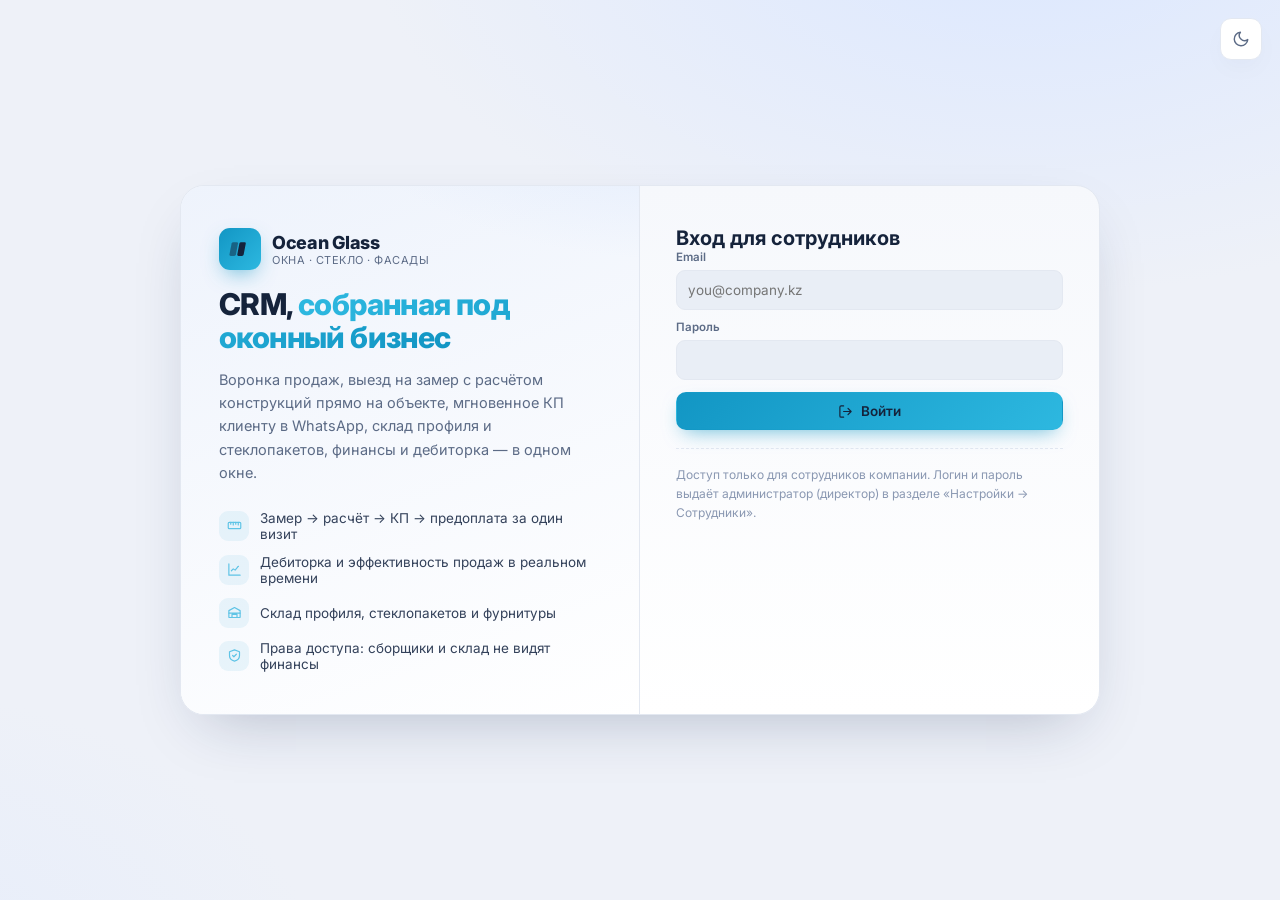
<file: index.html>
<!DOCTYPE html>
<html lang="ru">
<head>
<meta charset="UTF-8">
<meta name="viewport" content="width=device-width, initial-scale=1.0">
<meta name="theme-color" content="#0b1220">
<title>Ocean Glass — CRM (окна, стекло, фасады)</title>
<link rel="preconnect" href="https://fonts.googleapis.com">
<link rel="preconnect" href="https://fonts.gstatic.com" crossorigin>
<link href="https://fonts.googleapis.com/css2?family=Inter:wght@400;500;600;700;800&display=swap" rel="stylesheet">
<link rel="stylesheet" href="styles.css">
<link rel="icon" href="data:image/svg+xml,%3Csvg xmlns='http://www.w3.org/2000/svg' viewBox='0 0 32 32'%3E%3Crect width='32' height='32' rx='7' fill='%231296c4'/%3E%3Cg transform='skewX(-11)'%3E%3Crect x='8' y='8' width='6.5' height='16' rx='2' fill='white' opacity='.55'/%3E%3Crect x='17' y='8' width='6.5' height='16' rx='2' fill='white'/%3E%3C/g%3E%3C/svg%3E">
</head>
<body>
<div id="app"></div>
<div id="modal-root"></div>
<div id="toast-root"></div>
<script src="api.js"></script>
<script src="data.js"></script>
<script src="ui.js"></script>
<script src="modules.js"></script>
<script src="modules2.js"></script>
<script src="main.js"></script>
<script src="sip-client.js"></script>
</body>
</html>
</file>
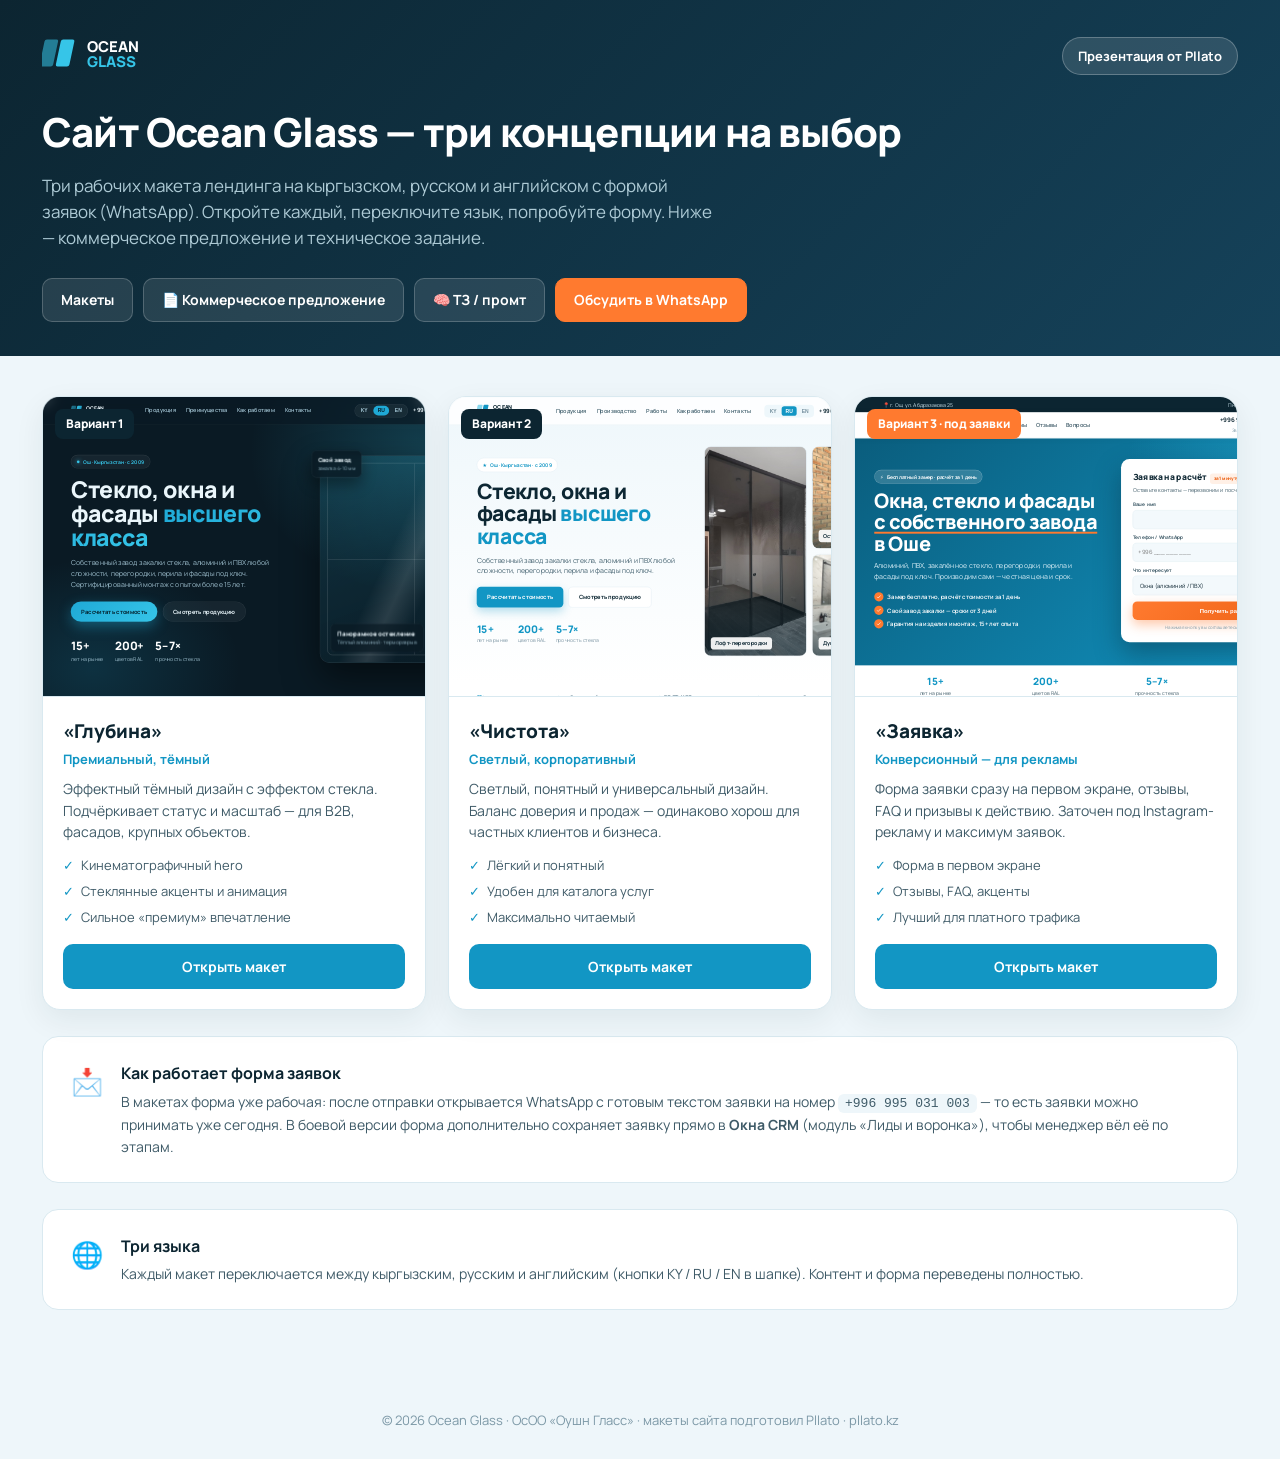
<file: site/index.html>
<!DOCTYPE html>
<html lang="ru">
<head>
<meta charset="UTF-8">
<meta name="viewport" content="width=device-width, initial-scale=1.0">
<meta name="theme-color" content="#0c2531">
<title>Ocean Glass — макеты сайта · выбор дизайна</title>
<link rel="preconnect" href="https://fonts.googleapis.com">
<link rel="preconnect" href="https://fonts.gstatic.com" crossorigin>
<link href="https://fonts.googleapis.com/css2?family=Manrope:wght@400;500;600;700;800&display=swap" rel="stylesheet">
<style>
:root{--brand:#1296c4;--brand-2:#36c5e8;--ink:#0c2531;--ink2:#3f5b68;--mut:#7c98a6;--bg:#eef6fa;--card:#fff;--line:#d9e9f0;--cta:#ff7a2f}
*{box-sizing:border-box;margin:0;padding:0}
body{font-family:Manrope,system-ui,sans-serif;background:var(--bg);color:var(--ink);line-height:1.55}
a{color:inherit;text-decoration:none}
.wrap{max-width:1240px;margin:0 auto;padding:0 22px}
header{background:linear-gradient(135deg,var(--ink),#15425a);color:#fff;padding:34px 0}
.htop{display:flex;align-items:center;gap:16px;flex-wrap:wrap}
.logo svg{height:38px}
.htop .pll{margin-left:auto;background:rgba(255,255,255,.12);border:1px solid rgba(255,255,255,.25);padding:8px 15px;border-radius:999px;font-weight:700;font-size:13px}
h1{font-size:clamp(26px,4vw,40px);font-weight:800;letter-spacing:-.02em;margin-top:22px}
.sub{color:#aecbd6;font-size:17px;margin-top:10px;max-width:680px}
.tabs{display:flex;gap:10px;margin:26px 0 0;flex-wrap:wrap}
.tabs a{background:rgba(255,255,255,.1);border:1px solid rgba(255,255,255,.2);color:#fff;padding:10px 18px;border-radius:10px;font-weight:700;font-size:14px}
.tabs a.cta{background:var(--cta);border-color:var(--cta)}
.tabs a:hover{background:rgba(255,255,255,.22)}
main{padding:40px 0 70px}
.grid{display:grid;grid-template-columns:repeat(3,1fr);gap:22px}
.mock{background:var(--card);border:1px solid var(--line);border-radius:18px;overflow:hidden;display:flex;flex-direction:column;box-shadow:0 10px 30px rgba(12,37,49,.07);transition:.2s}
.mock:hover{transform:translateY(-5px);box-shadow:0 22px 50px rgba(12,37,49,.16)}
.frame{position:relative;height:300px;overflow:hidden;border-bottom:1px solid var(--line);background:#fff}
.frame iframe{position:absolute;top:0;left:0;width:1280px;height:960px;border:0;transform:scale(.385);transform-origin:top left;pointer-events:none}
.frame .ov{position:absolute;inset:0;cursor:pointer;z-index:2}
.badge{position:absolute;top:12px;left:12px;z-index:3;background:var(--ink);color:#fff;font-weight:800;font-size:12px;padding:6px 11px;border-radius:8px}
.badge.rec{background:var(--cta)}
.mbody{padding:20px;display:flex;flex-direction:column;flex:1}
.mbody h3{font-size:19px;font-weight:800}
.mbody .tagline{color:var(--brand);font-weight:700;font-size:13px;margin:3px 0 9px}
.mbody p{color:var(--ink2);font-size:14px;flex:1}
.feat{list-style:none;margin:12px 0 16px;display:grid;gap:6px}
.feat li{font-size:13px;color:var(--ink2);display:flex;gap:7px}
.feat li::before{content:"✓";color:var(--brand);font-weight:800}
.mact{display:flex;gap:9px}
.btn{flex:1;text-align:center;padding:12px;border-radius:10px;font-weight:700;font-size:14px;cursor:pointer;transition:.18s}
.btn-p{background:var(--brand);color:#fff}.btn-p:hover{background:#0c6f93}
.btn-g{background:var(--bg);color:var(--ink);border:1px solid var(--line)}.btn-g:hover{border-color:var(--brand)}
.note{background:#fff;border:1px solid var(--line);border-radius:16px;padding:24px 28px;margin-top:26px;display:flex;gap:18px;align-items:flex-start}
.note .i{font-size:26px}
.note h4{font-size:16px;margin-bottom:5px}
.note p{color:var(--ink2);font-size:14px}
.note code{background:var(--bg);padding:2px 7px;border-radius:6px;font-size:13px}
footer{text-align:center;color:var(--mut);font-size:13px;padding:30px 0}
@media(max-width:980px){.grid{grid-template-columns:1fr 1fr}}
@media(max-width:680px){.grid{grid-template-columns:1fr}.frame iframe{transform:scale(.62)}.frame{height:360px}}
</style>
</head>
<body>
<header>
  <div class="wrap">
    <div class="htop">
      <span class="logo"><svg viewBox="0 0 240 56" height="38"><g transform="skewX(-12)"><rect x="6" y="8" width="20" height="40" rx="3" fill="#36c5e8" opacity=".55"/><rect x="30" y="8" width="20" height="40" rx="3" fill="#36c5e8"/></g><text x="66" y="27" font-family="Manrope" font-weight="800" font-size="22" fill="#fff">OCEAN</text><text x="66" y="49" font-family="Manrope" font-weight="800" font-size="22" fill="#36c5e8">GLASS</text></svg></span>
      <span class="pll">Презентация от Pllato</span>
    </div>
    <h1>Сайт Ocean Glass — три концепции на выбор</h1>
    <p class="sub">Три рабочих макета лендинга на кыргызском, русском и английском с формой заявок (WhatsApp). Откройте каждый, переключите язык, попробуйте форму. Ниже — коммерческое предложение и техническое задание.</p>
    <div class="tabs">
      <a href="#mockups">Макеты</a>
      <a href="kp.html">📄 Коммерческое предложение</a>
      <a href="prompt.html">🧠 ТЗ / промт</a>
      <a class="cta" href="https://wa.me/996995031003" target="_blank">Обсудить в WhatsApp</a>
    </div>
  </div>
</header>

<main>
  <div class="wrap">
    <div class="grid" id="mockups">

      <div class="mock">
        <div class="frame"><span class="badge">Вариант 1</span><iframe src="v1/index.html" loading="lazy" tabindex="-1"></iframe><a class="ov" href="v1/index.html" target="_blank"></a></div>
        <div class="mbody">
          <h3>«Глубина»</h3>
          <div class="tagline">Премиальный, тёмный</div>
          <p>Эффектный тёмный дизайн с эффектом стекла. Подчёркивает статус и масштаб — для B2B, фасадов, крупных объектов.</p>
          <ul class="feat"><li>Кинематографичный hero</li><li>Стеклянные акценты и анимация</li><li>Сильное «премиум» впечатление</li></ul>
          <div class="mact"><a class="btn btn-p" href="v1/index.html" target="_blank">Открыть макет</a></div>
        </div>
      </div>

      <div class="mock">
        <div class="frame"><span class="badge">Вариант 2</span><iframe src="v2/index.html" loading="lazy" tabindex="-1"></iframe><a class="ov" href="v2/index.html" target="_blank"></a></div>
        <div class="mbody">
          <h3>«Чистота»</h3>
          <div class="tagline">Светлый, корпоративный</div>
          <p>Светлый, понятный и универсальный дизайн. Баланс доверия и продаж — одинаково хорош для частных клиентов и бизнеса.</p>
          <ul class="feat"><li>Лёгкий и понятный</li><li>Удобен для каталога услуг</li><li>Максимально читаемый</li></ul>
          <div class="mact"><a class="btn btn-p" href="v2/index.html" target="_blank">Открыть макет</a></div>
        </div>
      </div>

      <div class="mock">
        <div class="frame"><span class="badge rec">Вариант 3 · под заявки</span><iframe src="v3/index.html" loading="lazy" tabindex="-1"></iframe><a class="ov" href="v3/index.html" target="_blank"></a></div>
        <div class="mbody">
          <h3>«Заявка»</h3>
          <div class="tagline">Конверсионный — для рекламы</div>
          <p>Форма заявки сразу на первом экране, отзывы, FAQ и призывы к действию. Заточен под Instagram-рекламу и максимум заявок.</p>
          <ul class="feat"><li>Форма в первом экране</li><li>Отзывы, FAQ, акценты</li><li>Лучший для платного трафика</li></ul>
          <div class="mact"><a class="btn btn-p" href="v3/index.html" target="_blank">Открыть макет</a></div>
        </div>
      </div>

    </div>

    <div class="note">
      <span class="i">📩</span>
      <div>
        <h4>Как работает форма заявок</h4>
        <p>В макетах форма уже рабочая: после отправки открывается WhatsApp с готовым текстом заявки на номер <code>+996 995 031 003</code> — то есть заявки можно принимать уже сегодня. В боевой версии форма дополнительно сохраняет заявку прямо в <b>Окна CRM</b> (модуль «Лиды и воронка»), чтобы менеджер вёл её по этапам.</p>
      </div>
    </div>

    <div class="note">
      <span class="i">🌐</span>
      <div>
        <h4>Три языка</h4>
        <p>Каждый макет переключается между кыргызским, русским и английским (кнопки KY / RU / EN в шапке). Контент и форма переведены полностью.</p>
      </div>
    </div>
  </div>
</main>

<footer>© 2026 Ocean Glass · ОсОО «Оушн Гласс» · макеты сайта подготовил Pllato · pllato.kz</footer>
</body>
</html>
</file>
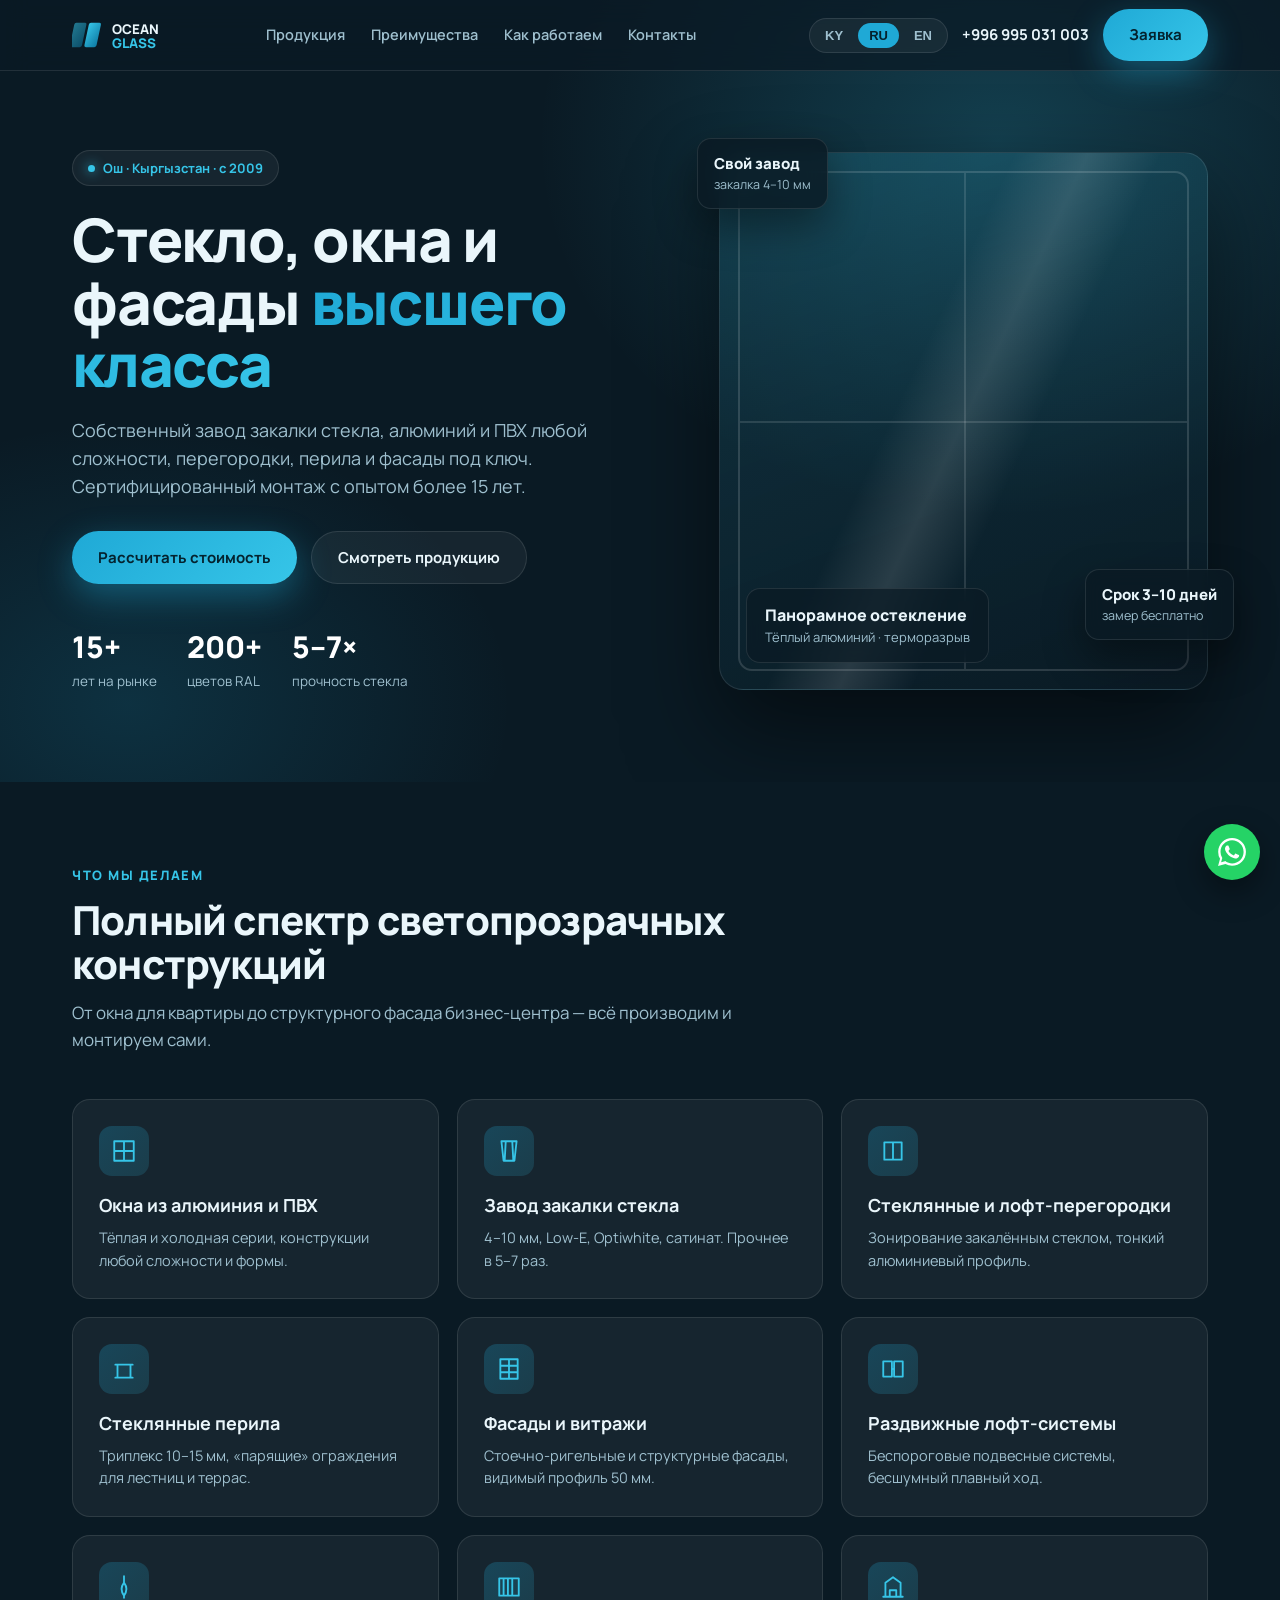
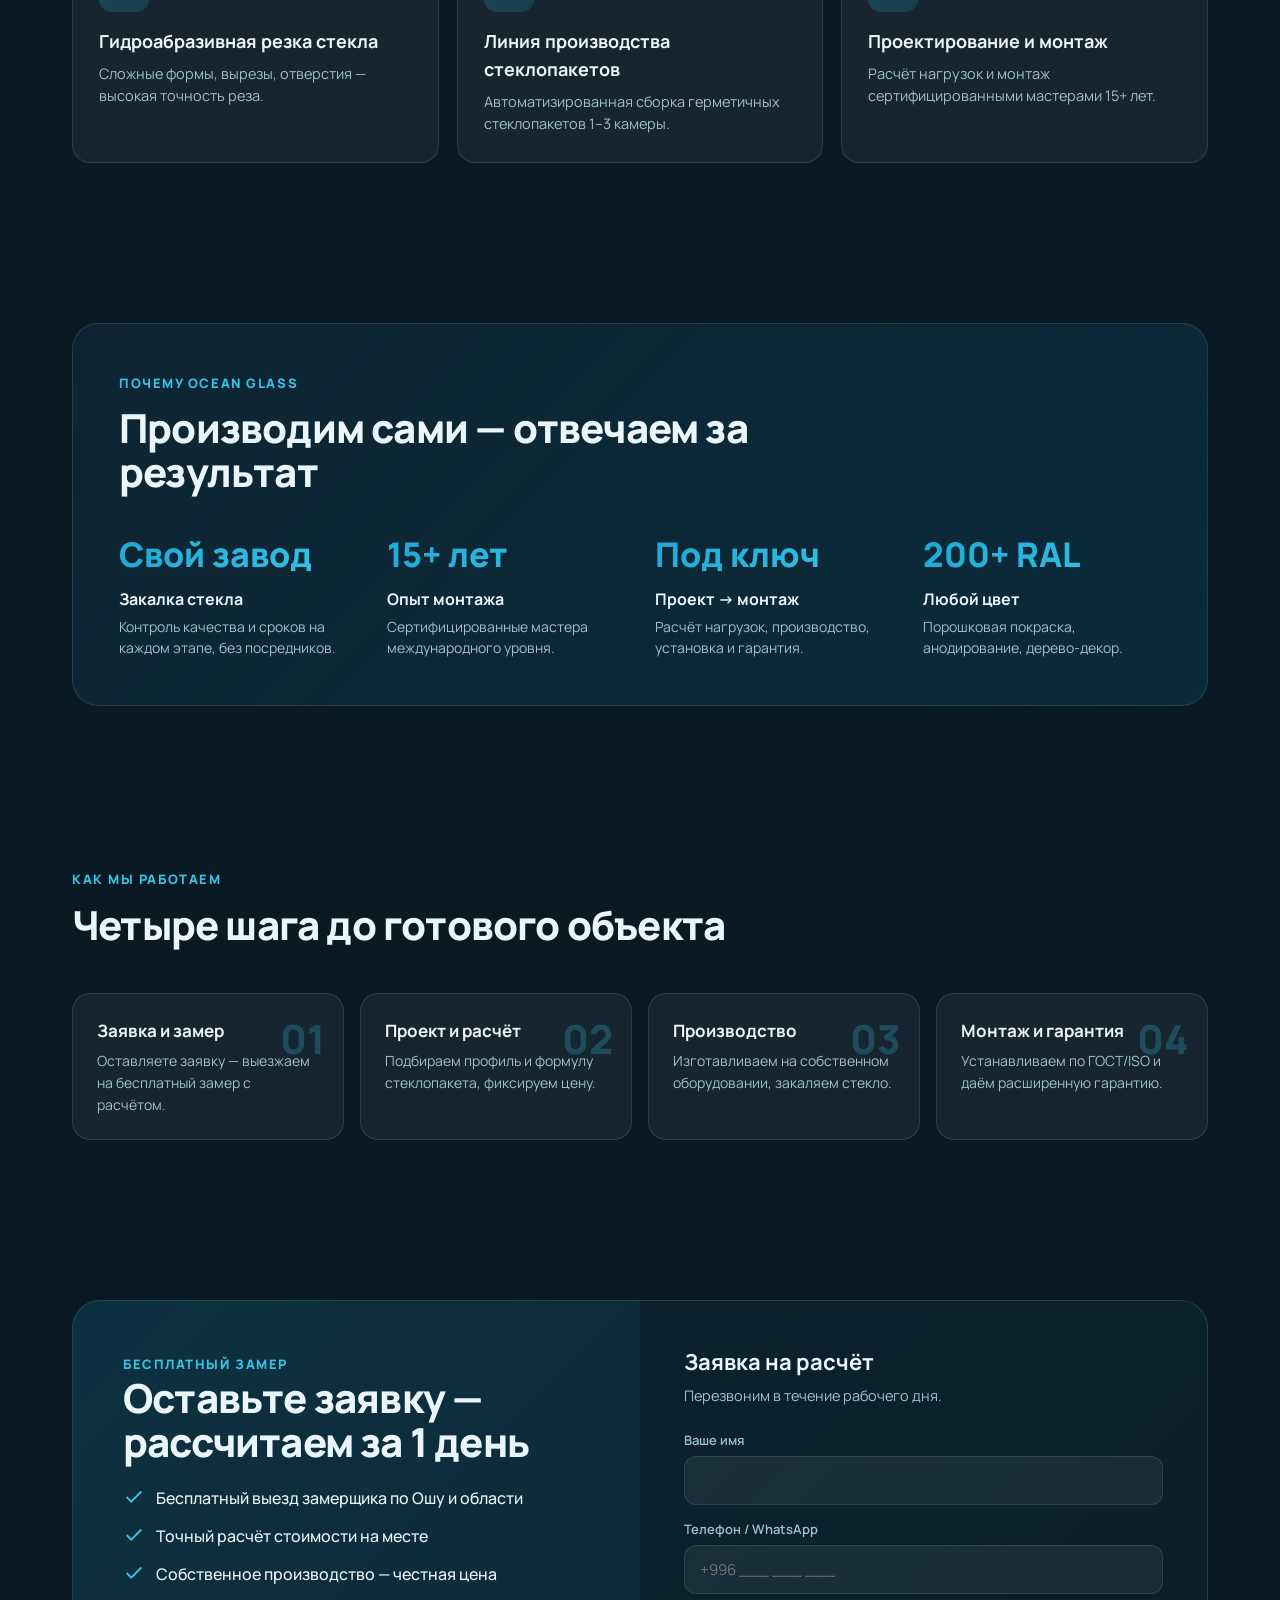
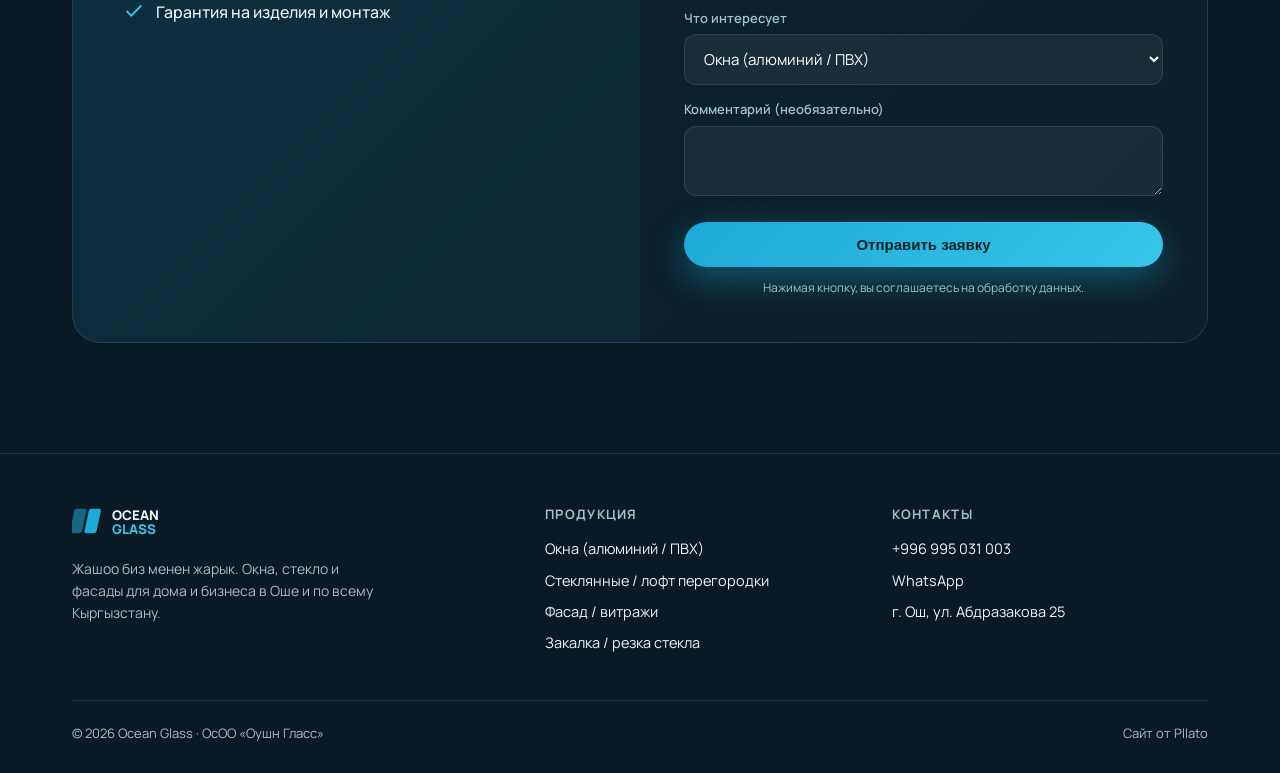
<file: site/v1/index.html>
<!DOCTYPE html>
<html lang="ru">
<head>
<meta charset="UTF-8">
<meta name="viewport" content="width=device-width, initial-scale=1.0">
<meta name="theme-color" content="#0a1a24">
<title>Ocean Glass — окна, стекло, фасады в Оше</title>
<meta name="description" content="Ocean Glass · Ош. Алюминиевые и ПВХ окна, собственный завод закалки стекла, перегородки, перила, фасады, монтаж под ключ.">
<link rel="preconnect" href="https://fonts.googleapis.com">
<link rel="preconnect" href="https://fonts.gstatic.com" crossorigin>
<link href="https://fonts.googleapis.com/css2?family=Manrope:wght@400;500;600;700;800&display=swap" rel="stylesheet">
<style>
:root{
  --brand:#1FA9D6; --brand-2:#36C5E8; --brand-dk:#0e7aa3;
  --bg:#0a1a24; --bg2:#0f2533; --panel:rgba(255,255,255,.05);
  --line:rgba(255,255,255,.10); --ink:#eaf6fb; --mut:#9fc0cf; --rad:18px;
}
*{box-sizing:border-box;margin:0;padding:0}
html{scroll-behavior:smooth}
body{font-family:Manrope,system-ui,sans-serif;background:var(--bg);color:var(--ink);line-height:1.55;overflow-x:hidden}
img{max-width:100%;display:block}
a{color:inherit;text-decoration:none}
.wrap{max-width:1180px;margin:0 auto;padding:0 22px}
.btn{display:inline-flex;align-items:center;gap:9px;padding:14px 26px;border-radius:999px;font-weight:700;font-size:15px;cursor:pointer;border:0;transition:.2s;white-space:nowrap}
.btn-pri{background:linear-gradient(135deg,var(--brand),var(--brand-2));color:#04222e;box-shadow:0 12px 34px rgba(31,169,214,.4)}
.btn-pri:hover{transform:translateY(-2px);box-shadow:0 18px 44px rgba(31,169,214,.55)}
.btn-gho{background:var(--panel);color:var(--ink);border:1px solid var(--line)}
.btn-gho:hover{background:rgba(255,255,255,.1)}
/* header */
header{position:fixed;top:0;left:0;right:0;z-index:50;backdrop-filter:blur(14px);background:rgba(10,26,36,.72);border-bottom:1px solid var(--line)}
.nav{display:flex;align-items:center;gap:18px;height:70px}
.logo{display:flex;align-items:center;gap:11px}
.logo svg{height:34px;width:auto}
.menu{display:flex;gap:26px;margin-left:30px}
.menu a{color:var(--mut);font-weight:600;font-size:14.5px;transition:.15s}
.menu a:hover{color:var(--ink)}
.nav-right{margin-left:auto;display:flex;align-items:center;gap:14px}
.lang{display:flex;gap:4px;background:var(--panel);border:1px solid var(--line);border-radius:999px;padding:4px}
.lang button{background:0;border:0;color:var(--mut);font-weight:700;font-size:13px;padding:5px 11px;border-radius:999px;cursor:pointer}
.lang button.on{background:var(--brand);color:#04222e}
.tel{color:var(--ink);font-weight:700;font-size:15px}
.burger{display:none;background:var(--panel);border:1px solid var(--line);border-radius:11px;width:42px;height:42px;color:#fff;font-size:20px;cursor:pointer}
/* hero */
.hero{position:relative;padding:150px 0 90px;overflow:hidden}
.hero::before{content:"";position:absolute;inset:0;background:
  radial-gradient(60% 80% at 78% 18%,rgba(54,197,232,.22),transparent 60%),
  radial-gradient(50% 60% at 10% 90%,rgba(31,169,214,.16),transparent 60%);z-index:0}
.hero-grid{position:relative;z-index:1;display:grid;grid-template-columns:1.1fr .9fr;gap:50px;align-items:center}
.eyebrow{display:inline-flex;align-items:center;gap:8px;background:var(--panel);border:1px solid var(--line);color:var(--brand-2);font-weight:700;font-size:13px;padding:7px 15px;border-radius:999px;margin-bottom:22px}
.eyebrow b{width:7px;height:7px;border-radius:50%;background:var(--brand-2);box-shadow:0 0 12px var(--brand-2)}
h1{font-size:clamp(34px,5.2vw,60px);line-height:1.04;font-weight:800;letter-spacing:-.02em}
h1 .g{background:linear-gradient(120deg,var(--brand),var(--brand-2));-webkit-background-clip:text;background-clip:text;color:transparent}
.lead{color:var(--mut);font-size:18px;margin:22px 0 30px;max-width:540px}
.hero-cta{display:flex;gap:14px;flex-wrap:wrap}
.stats{display:flex;gap:30px;margin-top:40px;flex-wrap:wrap}
.stats .n{font-size:30px;font-weight:800;color:#fff}
.stats .l{color:var(--mut);font-size:13.5px}
.hero-card{position:relative}
.glasspane{position:relative;border-radius:24px;overflow:hidden;border:1px solid var(--line);
  background:linear-gradient(160deg,rgba(54,197,232,.16),rgba(10,26,36,.4));
  aspect-ratio:4/4.4;display:flex;align-items:flex-end;padding:26px;
  box-shadow:0 40px 90px rgba(0,0,0,.5)}
.glasspane::before{content:"";position:absolute;inset:0;
  background:linear-gradient(115deg,transparent 40%,rgba(255,255,255,.12) 50%,transparent 60%)}
.gp-mull{position:absolute;inset:18px;border:2px solid rgba(255,255,255,.14);border-radius:14px}
.gp-mull::before,.gp-mull::after{content:"";position:absolute;background:rgba(255,255,255,.12)}
.gp-mull::before{left:50%;top:0;bottom:0;width:2px}
.gp-mull::after{top:50%;left:0;right:0;height:2px}
.gp-tag{position:relative;z-index:2;background:rgba(10,26,36,.7);backdrop-filter:blur(8px);border:1px solid var(--line);border-radius:14px;padding:14px 18px}
.gp-tag .t{font-weight:800;font-size:16px}
.gp-tag .s{color:var(--mut);font-size:13px}
.float{position:absolute;background:rgba(10,26,36,.82);backdrop-filter:blur(10px);border:1px solid var(--line);border-radius:14px;padding:13px 16px;box-shadow:0 18px 40px rgba(0,0,0,.4)}
.float .t{font-weight:800;font-size:15px}
.float .s{color:var(--mut);font-size:12.5px}
.f1{top:-14px;left:-22px}
.f2{bottom:50px;right:-26px}
/* sections */
section{position:relative;z-index:1}
.sec{padding:80px 0}
.sec-head{max-width:680px;margin-bottom:46px}
.kicker{color:var(--brand-2);font-weight:800;font-size:13px;letter-spacing:.12em;text-transform:uppercase}
h2{font-size:clamp(27px,3.6vw,40px);font-weight:800;letter-spacing:-.02em;margin:12px 0 14px;line-height:1.1}
.sec-head p{color:var(--mut);font-size:17px}
/* products */
.cards{display:grid;grid-template-columns:repeat(3,1fr);gap:18px}
.card{background:var(--panel);border:1px solid var(--line);border-radius:var(--rad);padding:26px;transition:.25s;position:relative;overflow:hidden}
.card:hover{transform:translateY(-5px);border-color:rgba(54,197,232,.5);background:rgba(54,197,232,.07)}
.card .ic{width:50px;height:50px;border-radius:13px;display:grid;place-items:center;background:linear-gradient(135deg,rgba(31,169,214,.25),rgba(54,197,232,.15));margin-bottom:16px}
.card .ic svg{width:26px;height:26px;stroke:var(--brand-2)}
.card h3{font-size:18px;font-weight:700;margin-bottom:7px}
.card p{color:var(--mut);font-size:14.5px}
/* advantages */
.adv-band{background:linear-gradient(135deg,var(--bg2),rgba(14,122,163,.18));border:1px solid var(--line);border-radius:26px;padding:46px}
.adv{display:grid;grid-template-columns:repeat(4,1fr);gap:30px}
.adv .n{font-size:34px;font-weight:800;background:linear-gradient(120deg,var(--brand),var(--brand-2));-webkit-background-clip:text;background-clip:text;color:transparent}
.adv .t{font-weight:700;margin:6px 0 4px}
.adv .s{color:var(--mut);font-size:14px}
/* process */
.steps{display:grid;grid-template-columns:repeat(4,1fr);gap:16px;counter-reset:s}
.step{background:var(--panel);border:1px solid var(--line);border-radius:var(--rad);padding:24px;position:relative}
.step::before{counter-increment:s;content:"0" counter(s);font-size:40px;font-weight:800;color:rgba(54,197,232,.25);position:absolute;top:14px;right:18px}
.step h4{font-size:17px;margin-bottom:6px}
.step p{color:var(--mut);font-size:14px}
/* CTA form */
.cta{background:linear-gradient(135deg,rgba(31,169,214,.16),rgba(54,197,232,.07));border:1px solid var(--line);border-radius:28px;padding:0;overflow:hidden;display:grid;grid-template-columns:1fr 1fr}
.cta-left{padding:50px}
.cta-left h2{margin-top:0}
.cta-left ul{list-style:none;margin-top:22px;display:grid;gap:13px}
.cta-left li{display:flex;gap:11px;color:var(--ink);font-weight:500}
.cta-left li svg{flex:none;width:22px;height:22px;stroke:var(--brand-2)}
.form{background:rgba(10,26,36,.55);padding:44px}
.form h3{font-size:22px;margin-bottom:6px}
.form .sub{color:var(--mut);font-size:14.5px;margin-bottom:22px}
.field{margin-bottom:14px}
.field label{display:block;font-size:13px;color:var(--mut);font-weight:600;margin-bottom:6px}
.field input,.field select,.field textarea{width:100%;background:rgba(255,255,255,.06);border:1px solid var(--line);border-radius:12px;padding:13px 15px;color:#fff;font-size:15px;font-family:inherit}
.field input:focus,.field select:focus,.field textarea:focus{outline:0;border-color:var(--brand-2);box-shadow:0 0 0 3px rgba(54,197,232,.18)}
.field select option{background:#0f2533}
.form .btn-pri{width:100%;justify-content:center;margin-top:6px}
.form .note{color:var(--mut);font-size:12px;text-align:center;margin-top:12px}
.ok{display:none;text-align:center;padding:20px 0}
.ok.show{display:block}
.ok .big{font-size:46px}
.ok h3{color:var(--brand-2)}
/* footer */
footer{border-top:1px solid var(--line);padding:50px 0 30px;margin-top:30px}
.foot{display:grid;grid-template-columns:1.4fr 1fr 1fr;gap:30px}
.foot p{color:var(--mut);font-size:14px;margin-top:14px;max-width:320px}
.foot h5{font-size:13px;letter-spacing:.1em;text-transform:uppercase;color:var(--mut);margin-bottom:14px}
.foot a{display:block;color:var(--ink);margin-bottom:9px;font-size:14.5px}
.foot a:hover{color:var(--brand-2)}
.copy{border-top:1px solid var(--line);margin-top:36px;padding-top:22px;color:var(--mut);font-size:13px;display:flex;justify-content:space-between;flex-wrap:wrap;gap:10px}
/* fab */
.fab{position:fixed;right:20px;bottom:20px;z-index:60;display:flex;flex-direction:column;gap:12px}
.fab a{width:56px;height:56px;border-radius:50%;display:grid;place-items:center;box-shadow:0 12px 30px rgba(0,0,0,.4)}
.fab .wa{background:#25D366}
.fab svg{width:28px;height:28px}
.reveal{opacity:0;transform:translateY(24px);transition:.7s}
.reveal.in{opacity:1;transform:none}
@media(max-width:920px){
  .hero-grid,.cta{grid-template-columns:1fr}
  .cards,.adv,.steps{grid-template-columns:1fr 1fr}
  .menu,.tel{display:none}.burger{display:grid}
  .foot{grid-template-columns:1fr 1fr}
  .hero{padding-top:120px}
  .float{display:none}
}
@media(max-width:560px){.cards,.adv,.steps,.foot{grid-template-columns:1fr}.cta-left,.form{padding:30px}}
</style>
</head>
<body>
<header>
  <div class="wrap nav">
    <a class="logo" href="#top" aria-label="Ocean Glass">
      <svg viewBox="0 0 240 56" xmlns="http://www.w3.org/2000/svg">
        <defs><linearGradient id="lg" x1="0" y1="0" x2="1" y2="1"><stop offset="0" stop-color="#36C5E8"/><stop offset="1" stop-color="#0e7aa3"/></linearGradient></defs>
        <g transform="skewX(-12)"><rect x="6" y="8" width="20" height="40" rx="3" fill="url(#lg)" opacity=".55"/><rect x="30" y="8" width="20" height="40" rx="3" fill="url(#lg)"/></g>
        <text x="66" y="27" font-family="Manrope,sans-serif" font-weight="800" font-size="22" fill="#eaf6fb">OCEAN</text>
        <text x="66" y="49" font-family="Manrope,sans-serif" font-weight="800" font-size="22" fill="#36C5E8">GLASS</text>
      </svg>
    </a>
    <nav class="menu">
      <a href="#products" data-i="m_prod">Продукция</a>
      <a href="#why" data-i="m_why">Преимущества</a>
      <a href="#process" data-i="m_proc">Как работаем</a>
      <a href="#contact" data-i="m_cont">Контакты</a>
    </nav>
    <div class="nav-right">
      <div class="lang">
        <button data-l="ky">KY</button><button data-l="ru" class="on">RU</button><button data-l="en">EN</button>
      </div>
      <a class="tel" href="tel:+996995031003">+996 995 031 003</a>
      <a class="btn btn-pri" href="#contact" data-i="cta_top">Заявка</a>
      <button class="burger" onclick="document.querySelector('.menu').style.display='flex';this.style.display='none'">☰</button>
    </div>
  </div>
</header>

<a name="top"></a>
<section class="hero">
  <div class="wrap hero-grid">
    <div>
      <span class="eyebrow"><b></b><span data-i="hero_eyebrow">Ош · Кыргызстан · с 2009</span></span>
      <h1 data-i="hero_h1">Стекло, окна и фасады <span class="g">высшего класса</span></h1>
      <p class="lead" data-i="hero_lead">Собственный завод закалки стекла, алюминий и ПВХ любой сложности, перегородки, перила и фасады под ключ. Сертифицированный монтаж с опытом более 15 лет.</p>
      <div class="hero-cta">
        <a class="btn btn-pri" href="#contact" data-i="hero_cta1">Рассчитать стоимость</a>
        <a class="btn btn-gho" href="#products" data-i="hero_cta2">Смотреть продукцию</a>
      </div>
      <div class="stats">
        <div><div class="n">15+</div><div class="l" data-i="st1">лет на рынке</div></div>
        <div><div class="n">200+</div><div class="l" data-i="st2">цветов RAL</div></div>
        <div><div class="n">5–7×</div><div class="l" data-i="st3">прочность стекла</div></div>
      </div>
    </div>
    <div class="hero-card">
      <div class="glasspane"><div class="gp-mull"></div>
        <div class="gp-tag"><div class="t" data-i="hp_t">Панорамное остекление</div><div class="s" data-i="hp_s">Тёплый алюминий · терморазрыв</div></div>
      </div>
      <div class="float f1"><div class="t" data-i="f1t">Свой завод</div><div class="s" data-i="f1s">закалка 4–10 мм</div></div>
      <div class="float f2"><div class="t" data-i="f2t">Срок 3–10 дней</div><div class="s" data-i="f2s">замер бесплатно</div></div>
    </div>
  </div>
</section>

<section class="sec" id="products">
  <div class="wrap">
    <div class="sec-head reveal">
      <span class="kicker" data-i="k_prod">Что мы делаем</span>
      <h2 data-i="prod_h2">Полный спектр светопрозрачных конструкций</h2>
      <p data-i="prod_p">От окна для квартиры до структурного фасада бизнес-центра — всё производим и монтируем сами.</p>
    </div>
    <div class="cards" id="prodCards"></div>
  </div>
</section>

<section class="sec" id="why">
  <div class="wrap">
    <div class="adv-band reveal">
      <div class="sec-head" style="margin-bottom:34px">
        <span class="kicker" data-i="k_why">Почему Ocean Glass</span>
        <h2 data-i="why_h2">Производим сами — отвечаем за результат</h2>
      </div>
      <div class="adv">
        <div><div class="n" data-i="a1n">Свой завод</div><div class="t" data-i="a1t">Закалка стекла</div><div class="s" data-i="a1s">Контроль качества и сроков на каждом этапе, без посредников.</div></div>
        <div><div class="n" data-i="a2n">15+ лет</div><div class="t" data-i="a2t">Опыт монтажа</div><div class="s" data-i="a2s">Сертифицированные мастера международного уровня.</div></div>
        <div><div class="n" data-i="a3n">Под ключ</div><div class="t" data-i="a3t">Проект → монтаж</div><div class="s" data-i="a3s">Расчёт нагрузок, производство, установка и гарантия.</div></div>
        <div><div class="n" data-i="a4n">200+ RAL</div><div class="t" data-i="a4t">Любой цвет</div><div class="s" data-i="a4s">Порошковая покраска, анодирование, дерево-декор.</div></div>
      </div>
    </div>
  </div>
</section>

<section class="sec" id="process">
  <div class="wrap">
    <div class="sec-head reveal">
      <span class="kicker" data-i="k_proc">Как мы работаем</span>
      <h2 data-i="proc_h2">Четыре шага до готового объекта</h2>
    </div>
    <div class="steps reveal">
      <div class="step"><h4 data-i="p1t">Заявка и замер</h4><p data-i="p1s">Оставляете заявку — выезжаем на бесплатный замер с расчётом.</p></div>
      <div class="step"><h4 data-i="p2t">Проект и расчёт</h4><p data-i="p2s">Подбираем профиль и формулу стеклопакета, фиксируем цену.</p></div>
      <div class="step"><h4 data-i="p3t">Производство</h4><p data-i="p3s">Изготавливаем на собственном оборудовании, закаляем стекло.</p></div>
      <div class="step"><h4 data-i="p4t">Монтаж и гарантия</h4><p data-i="p4s">Устанавливаем по ГОСТ/ISO и даём расширенную гарантию.</p></div>
    </div>
  </div>
</section>

<section class="sec" id="contact">
  <div class="wrap">
    <div class="cta reveal">
      <div class="cta-left">
        <span class="kicker" data-i="k_cta">Бесплатный замер</span>
        <h2 data-i="cta_h2">Оставьте заявку — рассчитаем за 1 день</h2>
        <ul>
          <li><svg viewBox="0 0 24 24" fill="none" stroke-width="2"><path d="M20 6L9 17l-5-5"/></svg><span data-i="cta_l1">Бесплатный выезд замерщика по Ошу и области</span></li>
          <li><svg viewBox="0 0 24 24" fill="none" stroke-width="2"><path d="M20 6L9 17l-5-5"/></svg><span data-i="cta_l2">Точный расчёт стоимости на месте</span></li>
          <li><svg viewBox="0 0 24 24" fill="none" stroke-width="2"><path d="M20 6L9 17l-5-5"/></svg><span data-i="cta_l3">Собственное производство — честная цена</span></li>
          <li><svg viewBox="0 0 24 24" fill="none" stroke-width="2"><path d="M20 6L9 17l-5-5"/></svg><span data-i="cta_l4">Гарантия на изделия и монтаж</span></li>
        </ul>
      </div>
      <form class="form" id="leadForm" novalidate>
        <h3 data-i="frm_h3">Заявка на расчёт</h3>
        <div class="sub" data-i="frm_sub">Перезвоним в течение рабочего дня.</div>
        <div id="formBody">
          <div class="field"><label data-i="frm_name">Ваше имя</label><input name="name" required></div>
          <div class="field"><label data-i="frm_phone">Телефон / WhatsApp</label><input name="phone" type="tel" placeholder="+996 ___ ___ ___" required></div>
          <div class="field"><label data-i="frm_prod">Что интересует</label>
            <select name="product">
              <option data-i="opt_win">Окна (алюминий / ПВХ)</option>
              <option data-i="opt_part">Стеклянные / лофт перегородки</option>
              <option data-i="opt_rail">Стеклянные перила</option>
              <option data-i="opt_fac">Фасад / витражи</option>
              <option data-i="opt_temp">Закалка / резка стекла</option>
              <option data-i="opt_other">Другое</option>
            </select>
          </div>
          <div class="field"><label data-i="frm_comm">Комментарий (необязательно)</label><textarea name="comment" rows="2"></textarea></div>
          <button type="submit" class="btn btn-pri" data-i="frm_btn">Отправить заявку</button>
          <div class="note" data-i="frm_note">Нажимая кнопку, вы соглашаетесь на обработку данных.</div>
        </div>
        <div class="ok" id="okMsg"><div class="big">✓</div><h3 data-i="ok_h">Заявка отправлена!</h3><p data-i="ok_p">Мы открыли WhatsApp — отправьте сообщение, чтобы мы сразу взяли заявку в работу.</p></div>
      </form>
    </div>
  </div>
</section>

<footer>
  <div class="wrap">
    <div class="foot">
      <div>
        <a class="logo" href="#top">
          <svg viewBox="0 0 240 56" height="34"><g transform="skewX(-12)"><rect x="6" y="8" width="20" height="40" rx="3" fill="#1FA9D6" opacity=".55"/><rect x="30" y="8" width="20" height="40" rx="3" fill="#1FA9D6"/></g><text x="66" y="27" font-family="Manrope" font-weight="800" font-size="22" fill="#eaf6fb">OCEAN</text><text x="66" y="49" font-family="Manrope" font-weight="800" font-size="22" fill="#36C5E8">GLASS</text></svg>
        </a>
        <p data-i="foot_p">Жашоо биз менен жарык. Окна, стекло и фасады для дома и бизнеса в Оше и по всему Кыргызстану.</p>
      </div>
      <div><h5 data-i="foot_prod">Продукция</h5>
        <a href="#products" data-i="opt_win">Окна</a><a href="#products" data-i="opt_part">Перегородки</a><a href="#products" data-i="opt_fac">Фасады</a><a href="#products" data-i="opt_temp">Закалка стекла</a>
      </div>
      <div><h5 data-i="foot_cont">Контакты</h5>
        <a href="tel:+996995031003">+996 995 031 003</a>
        <a href="https://wa.me/996995031003" target="_blank">WhatsApp</a>
        <a data-i="foot_addr">г. Ош, ул. Абдразакова 25</a>
      </div>
    </div>
    <div class="copy"><span>© 2026 Ocean Glass · ОсОО «Оушн Гласс»</span><span data-i="copy_by">Сайт от Pllato</span></div>
  </div>
</footer>

<div class="fab"><a class="wa" href="https://wa.me/996995031003" target="_blank" aria-label="WhatsApp"><svg viewBox="0 0 24 24" fill="#fff"><path d="M.057 24l1.687-6.163a11.867 11.867 0 01-1.587-5.945C.16 5.335 5.495 0 12.05 0a11.82 11.82 0 018.413 3.488 11.82 11.82 0 013.48 8.414c-.003 6.557-5.338 11.892-11.893 11.892a11.9 11.9 0 01-5.688-1.448L.057 24zm6.597-3.807c1.676.995 3.276 1.591 5.392 1.592 5.448 0 9.886-4.434 9.889-9.885.002-5.462-4.415-9.89-9.881-9.892-5.452 0-9.887 4.434-9.889 9.884a9.86 9.86 0 001.51 5.26l-.999 3.648 3.978-1.099zm11.387-5.464c-.074-.124-.272-.198-.57-.347-.297-.149-1.758-.868-2.031-.967-.272-.099-.47-.149-.669.149-.198.297-.768.967-.941 1.165-.173.198-.347.223-.644.074-.297-.149-1.255-.462-2.39-1.475-.883-.788-1.48-1.761-1.653-2.059-.173-.297-.018-.458.13-.606.134-.133.297-.347.446-.521.151-.172.2-.296.3-.495.099-.198.05-.372-.025-.521-.075-.148-.669-1.611-.916-2.206-.242-.579-.487-.501-.669-.51l-.57-.01c-.198 0-.52.074-.792.372s-1.04 1.016-1.04 2.479 1.065 2.876 1.213 3.074c.149.198 2.096 3.2 5.077 4.487.709.306 1.263.489 1.694.626.712.226 1.36.194 1.872.118.571-.085 1.758-.719 2.006-1.413.248-.695.248-1.29.173-1.414z"/></svg></a></div>

<script>
const PHONE="996995031003";
const PRODUCTS=[
 {i:'win', t:{ky:'Алюминий & ПВХ терезелер',ru:'Окна из алюминия и ПВХ',en:'Aluminium & PVC windows'}, d:{ky:'Жылуу жана муздак сериялар, ар кандай татаалдыктагы конструкциялар.',ru:'Тёплая и холодная серии, конструкции любой сложности и формы.',en:'Warm & cold series, any shape and complexity.'}, p:'M3 3h18v18H3z M12 3v18 M3 12h18'},
 {i:'temp', t:{ky:'Айнек чыңдоо заводу',ru:'Завод закалки стекла',en:'Glass tempering plant'}, d:{ky:'4–10 мм, Low-E, Optiwhite, сатинат. 5–7 эсе бекем.',ru:'4–10 мм, Low-E, Optiwhite, сатинат. Прочнее в 5–7 раз.',en:'4–10 mm, Low-E, Optiwhite, satin. 5–7× stronger.'}, p:'M5 3l14 0 -2 18 -10 0z M9 3l-1 18 M15 3l1 18'},
 {i:'part', t:{ky:'Айнек & лофт бөлмөлөр',ru:'Стеклянные и лофт-перегородки',en:'Glass & loft partitions'}, d:{ky:'Чыңдалган айнектен зоналоо, жука алюминий профиль.',ru:'Зонирование закалённым стеклом, тонкий алюминиевый профиль.',en:'Zoning with tempered glass, slim aluminium profile.'}, p:'M4 4h16v16H4z M12 4v16'},
 {i:'rail', t:{ky:'Айнек тосмолор',ru:'Стеклянные перила',en:'Glass railings'}, d:{ky:'10–15 мм триплекс, “калкып турган” тосмолор.',ru:'Триплекс 10–15 мм, «парящие» ограждения для лестниц и террас.',en:'10–15 mm triplex, floating railings for stairs and terraces.'}, p:'M4 20h16 M6 20V8 M18 20V8 M4 8h16'},
 {i:'fac', t:{ky:'Фасаддар & витраждар',ru:'Фасады и витражи',en:'Facades & curtain walls'}, d:{ky:'Стойка-ригель системалары, структуралык фасаддар.',ru:'Стоечно-ригельные и структурные фасады, видимый профиль 50 мм.',en:'Stick & structural facades, 50 mm sightline.'}, p:'M4 3h16v18H4z M4 9h16 M4 15h16 M12 3v18'},
 {i:'loft', t:{ky:'Жылжыма лофт системалар',ru:'Раздвижные лофт-системы',en:'Sliding loft systems'}, d:{ky:'Босогосуз, асма роликтер, бесшумдуу жылуу.',ru:'Беспороговые подвесные системы, бесшумный плавный ход.',en:'Threshold-free suspended systems, silent smooth glide.'}, p:'M3 5h8v14H3z M13 5h8v14h-8z M11 12h2'},
 {i:'waterjet', t:{ky:'Гидроабразивдик кесүү',ru:'Гидроабразивная резка стекла',en:'Waterjet glass cutting'}, d:{ky:'Татаал формалар, тешиктер, жогорку тактык.',ru:'Сложные формы, вырезы, отверстия — высокая точность реза.',en:'Complex shapes, cut-outs and holes with high precision.'}, p:'M12 2v6 M12 8c-3 4-3 8 0 12 3-4 3-8 0-12z M12 20v2'},
 {i:'dgu', t:{ky:'Стеклопакет линиясы',ru:'Линия производства стеклопакетов',en:'Insulated glass line'}, d:{ky:'Автоматташтырылган герметикалык чогултуу, 1–3 камера.',ru:'Автоматизированная сборка герметичных стеклопакетов 1–3 камеры.',en:'Automated sealed double/triple-glazing assembly.'}, p:'M3 4h18v16H3z M7 4v16 M11 4v16 M15 4v16'},
 {i:'mount', t:{ky:'Долбоорлоо & монтаж',ru:'Проектирование и монтаж',en:'Design & installation'}, d:{ky:'Жүк эсеби, 15+ жыл тажрыйбасы бар сертификаттуу усталар.',ru:'Расчёт нагрузок и монтаж сертифицированными мастерами 15+ лет.',en:'Load calc and install by certified masters, 15+ yrs.'}, p:'M3 21h18 M5 21V8l7-5 7 5v13 M9 21v-6h6v6'}
];
function renderProducts(l){
  document.getElementById('prodCards').innerHTML=PRODUCTS.map(p=>`
   <div class="card reveal"><div class="ic"><svg viewBox="0 0 24 24" fill="none" stroke-width="1.7" stroke-linecap="round" stroke-linejoin="round"><path d="${p.p}"/></svg></div>
   <h3>${p.t[l]}</h3><p>${p.d[l]}</p></div>`).join('');
  observe();
}
const I={
 ky:{m_prod:'Продукция',m_why:'Артыкчылыктар',m_proc:'Кантип иштейбиз',m_cont:'Байланыш',cta_top:'Арыз',
  hero_eyebrow:'Ош · Кыргызстан · 2009-жылдан',hero_h1:['Айнек, терезе жана фасаддар — ',' жогорку класс'],
  hero_lead:'Айнек чыңдоочу өз заводубуз, алюминий жана ПВХ ар кандай татаалдыкта, бөлмөлөр, тосмолор жана фасаддар «ачкычка чейин». 15 жылдан ашык тажрыйбасы бар сертификаттуу монтаж.',
  hero_cta1:'Баасын эсептөө',hero_cta2:'Продукцияны көрүү',st1:'жыл базарда',st2:'RAL түсү',st3:'айнектин бекемдиги',
  hp_t:'Панорамалык айнектөө',hp_s:'Жылуу алюминий · терморазрыв',f1t:'Өз заводу',f1s:'чыңдоо 4–10 мм',f2t:'Мөөнөт 3–10 күн',f2s:'өлчөө акысыз',
  k_prod:'Биз эмне жасайбыз',prod_h2:'Светопрозрачтуу конструкциялардын толук спектри',prod_p:'Батирдин терезесинен бизнес-борбордун фасадына чейин — баарын өзүбүз жасап, орнотобуз.',
  k_why:'Эмне үчүн Ocean Glass',why_h2:'Өзүбүз жасайбыз — натыйжага жооп беребиз',
  a1n:'Өз заводу',a1t:'Айнек чыңдоо',a1s:'Ар бир этапта сапат жана мөөнөт көзөмөлү, ортомчусуз.',
  a2n:'15+ жыл',a2t:'Монтаж тажрыйбасы',a2s:'Эл аралык деңгээлдеги сертификаттуу усталар.',
  a3n:'Ачкычка чейин',a3t:'Долбоор → монтаж',a3s:'Жүк эсеби, өндүрүш, орнотуу жана кепилдик.',
  a4n:'200+ RAL',a4t:'Каалаган түс',a4s:'Порошок боёо, анодирлөө, жыгач-декор.',
  k_proc:'Кантип иштейбиз',proc_h2:'Даяр объектке чейин төрт кадам',
  p1t:'Арыз жана өлчөө',p1s:'Арыз калтырасыз — акысыз өлчөөгө жана эсепке чыгабыз.',
  p2t:'Долбоор жана эсеп',p2s:'Профиль жана стеклопакет формуласын тандап, бааны бекитебиз.',
  p3t:'Өндүрүш',p3s:'Өз жабдыгыбызда жасайбыз, айнекти чыңдайбыз.',
  p4t:'Монтаж жана кепилдик',p4s:'ГОСТ/ISO боюнча орнотуп, кеңейтилген кепилдик беребиз.',
  k_cta:'Акысыз өлчөө',cta_h2:'Арыз калтырыңыз — 1 күндө эсептейбиз',
  cta_l1:'Ош жана облус боюнча акысыз өлчөөчүнүн чыгуусу',cta_l2:'Жеринде так баа эсеби',cta_l3:'Өз өндүрүшү — адилет баа',cta_l4:'Буюмга жана монтажга кепилдик',
  frm_h3:'Эсептөөгө арыз',frm_sub:'Жумуш күнү ичинде чалабыз.',frm_name:'Атыңыз',frm_phone:'Телефон / WhatsApp',frm_prod:'Эмне кызыктырат',frm_comm:'Комментарий (милдеттүү эмес)',frm_btn:'Арыз жөнөтүү',frm_note:'Баскычты басуу менен маалыматты иштетүүгө макул болосуз.',
  opt_win:'Терезелер (алюминий / ПВХ)',opt_part:'Айнек / лофт бөлмөлөр',opt_rail:'Айнек тосмолор',opt_fac:'Фасад / витраждар',opt_temp:'Айнек чыңдоо / кесүү',opt_other:'Башка',
  ok_h:'Арыз жөнөтүлдү!',ok_p:'WhatsApp ачылды — арызды дароо иштетүү үчүн билдирүү жөнөтүңүз.',
  foot_p:'Жашоо биз менен жарык. Ош жана бүт Кыргызстан боюнча үй жана бизнес үчүн терезе, айнек жана фасаддар.',
  foot_prod:'Продукция',foot_cont:'Байланыш',foot_addr:'Ош ш., Абдразаков көч. 25',copy_by:'Сайт Pllato тарабынан'},
 ru:{m_prod:'Продукция',m_why:'Преимущества',m_proc:'Как работаем',m_cont:'Контакты',cta_top:'Заявка',
  hero_eyebrow:'Ош · Кыргызстан · с 2009',hero_h1:['Стекло, окна и фасады ','высшего класса'],
  hero_lead:'Собственный завод закалки стекла, алюминий и ПВХ любой сложности, перегородки, перила и фасады под ключ. Сертифицированный монтаж с опытом более 15 лет.',
  hero_cta1:'Рассчитать стоимость',hero_cta2:'Смотреть продукцию',st1:'лет на рынке',st2:'цветов RAL',st3:'прочность стекла',
  hp_t:'Панорамное остекление',hp_s:'Тёплый алюминий · терморазрыв',f1t:'Свой завод',f1s:'закалка 4–10 мм',f2t:'Срок 3–10 дней',f2s:'замер бесплатно',
  k_prod:'Что мы делаем',prod_h2:'Полный спектр светопрозрачных конструкций',prod_p:'От окна для квартиры до структурного фасада бизнес-центра — всё производим и монтируем сами.',
  k_why:'Почему Ocean Glass',why_h2:'Производим сами — отвечаем за результат',
  a1n:'Свой завод',a1t:'Закалка стекла',a1s:'Контроль качества и сроков на каждом этапе, без посредников.',
  a2n:'15+ лет',a2t:'Опыт монтажа',a2s:'Сертифицированные мастера международного уровня.',
  a3n:'Под ключ',a3t:'Проект → монтаж',a3s:'Расчёт нагрузок, производство, установка и гарантия.',
  a4n:'200+ RAL',a4t:'Любой цвет',a4s:'Порошковая покраска, анодирование, дерево-декор.',
  k_proc:'Как мы работаем',proc_h2:'Четыре шага до готового объекта',
  p1t:'Заявка и замер',p1s:'Оставляете заявку — выезжаем на бесплатный замер с расчётом.',
  p2t:'Проект и расчёт',p2s:'Подбираем профиль и формулу стеклопакета, фиксируем цену.',
  p3t:'Производство',p3s:'Изготавливаем на собственном оборудовании, закаляем стекло.',
  p4t:'Монтаж и гарантия',p4s:'Устанавливаем по ГОСТ/ISO и даём расширенную гарантию.',
  k_cta:'Бесплатный замер',cta_h2:'Оставьте заявку — рассчитаем за 1 день',
  cta_l1:'Бесплатный выезд замерщика по Ошу и области',cta_l2:'Точный расчёт стоимости на месте',cta_l3:'Собственное производство — честная цена',cta_l4:'Гарантия на изделия и монтаж',
  frm_h3:'Заявка на расчёт',frm_sub:'Перезвоним в течение рабочего дня.',frm_name:'Ваше имя',frm_phone:'Телефон / WhatsApp',frm_prod:'Что интересует',frm_comm:'Комментарий (необязательно)',frm_btn:'Отправить заявку',frm_note:'Нажимая кнопку, вы соглашаетесь на обработку данных.',
  opt_win:'Окна (алюминий / ПВХ)',opt_part:'Стеклянные / лофт перегородки',opt_rail:'Стеклянные перила',opt_fac:'Фасад / витражи',opt_temp:'Закалка / резка стекла',opt_other:'Другое',
  ok_h:'Заявка отправлена!',ok_p:'Мы открыли WhatsApp — отправьте сообщение, чтобы мы сразу взяли заявку в работу.',
  foot_p:'Жашоо биз менен жарык. Окна, стекло и фасады для дома и бизнеса в Оше и по всему Кыргызстану.',
  foot_prod:'Продукция',foot_cont:'Контакты',foot_addr:'г. Ош, ул. Абдразакова 25',copy_by:'Сайт от Pllato'},
 en:{m_prod:'Products',m_why:'Why us',m_proc:'How we work',m_cont:'Contacts',cta_top:'Get a quote',
  hero_eyebrow:'Osh · Kyrgyzstan · since 2009',hero_h1:['Glass, windows & facades ','of the highest class'],
  hero_lead:'Our own glass tempering plant, aluminium and PVC of any complexity, partitions, railings and facades turnkey. Certified installation with 15+ years of experience.',
  hero_cta1:'Get a quote',hero_cta2:'See products',st1:'years on the market',st2:'RAL colours',st3:'glass strength',
  hp_t:'Panoramic glazing',hp_s:'Warm aluminium · thermal break',f1t:'Own plant',f1s:'tempering 4–10 mm',f2t:'3–10 days',f2s:'free measurement',
  k_prod:'What we do',prod_h2:'A full range of glazing solutions',prod_p:'From a flat window to a structural facade of a business centre — we make and install everything ourselves.',
  k_why:'Why Ocean Glass',why_h2:'We manufacture ourselves — we own the result',
  a1n:'Own plant',a1t:'Glass tempering',a1s:'Quality and lead-time control at every step, no middlemen.',
  a2n:'15+ yrs',a2t:'Installation',a2s:'Certified masters of international level.',
  a3n:'Turnkey',a3t:'Design → install',a3s:'Load calculation, production, installation and warranty.',
  a4n:'200+ RAL',a4t:'Any colour',a4s:'Powder coating, anodising, wood-effect finishes.',
  k_proc:'How we work',proc_h2:'Four steps to a finished project',
  p1t:'Request & measure',p1s:'Leave a request — we come for a free measurement with a quote.',
  p2t:'Design & quote',p2s:'We pick the profile and glass formula and fix the price.',
  p3t:'Production',p3s:'We manufacture on our own equipment and temper the glass.',
  p4t:'Install & warranty',p4s:'We install to GOST/ISO standards and give an extended warranty.',
  k_cta:'Free measurement',cta_h2:'Leave a request — we quote within 1 day',
  cta_l1:'Free measurer visit across Osh and the region',cta_l2:'Accurate on-site price calculation',cta_l3:'In-house production — fair price',cta_l4:'Warranty on products and installation',
  frm_h3:'Request a quote',frm_sub:'We will call you back within a business day.',frm_name:'Your name',frm_phone:'Phone / WhatsApp',frm_prod:'What you need',frm_comm:'Comment (optional)',frm_btn:'Send request',frm_note:'By submitting you agree to data processing.',
  opt_win:'Windows (aluminium / PVC)',opt_part:'Glass / loft partitions',opt_rail:'Glass railings',opt_fac:'Facade / curtain wall',opt_temp:'Glass tempering / cutting',opt_other:'Other',
  ok_h:'Request sent!',ok_p:'We opened WhatsApp — send the message so we can pick up your request right away.',
  foot_p:'Life is bright with us. Windows, glass and facades for home and business in Osh and across Kyrgyzstan.',
  foot_prod:'Products',foot_cont:'Contacts',foot_addr:'Osh, Abdrazakova st. 25',copy_by:'Website by Pllato'}
};
let LANG='ru';
function setLang(l){
  LANG=l;document.documentElement.lang=l;
  document.querySelectorAll('.lang button').forEach(b=>b.classList.toggle('on',b.dataset.l===l));
  document.querySelectorAll('[data-i]').forEach(el=>{
    const v=I[l][el.dataset.i];if(v===undefined)return;
    if(Array.isArray(v)){el.innerHTML=v[0]+'<span class="g">'+v[1]+'</span>';}
    else el.textContent=v;
  });
  renderProducts(l);
}
document.querySelectorAll('.lang button').forEach(b=>b.onclick=()=>setLang(b.dataset.l));
function observe(){const io=new IntersectionObserver(es=>es.forEach(e=>{if(e.isIntersecting){e.target.classList.add('in');io.unobserve(e.target)}}),{threshold:.12});document.querySelectorAll('.reveal:not(.in)').forEach(e=>io.observe(e));}
// form -> WhatsApp lead delivery (works today; in prod also posts to Okna CRM)
document.getElementById('leadForm').addEventListener('submit',e=>{
  e.preventDefault();
  const f=e.target;if(!f.name.value.trim()||!f.phone.value.trim()){f.reportValidity?.();return;}
  const L={ky:'Жаңы арыз',ru:'Новая заявка',en:'New request'}[LANG];
  const msg=`${L} — Ocean Glass%0A`+
    `${I[LANG].frm_name}: ${encodeURIComponent(f.name.value)}%0A`+
    `${I[LANG].frm_phone}: ${encodeURIComponent(f.phone.value)}%0A`+
    `${I[LANG].frm_prod}: ${encodeURIComponent(f.product.value)}%0A`+
    `${I[LANG].frm_comm}: ${encodeURIComponent(f.comment.value||'-')}`;
  window.open(`https://wa.me/${PHONE}?text=${msg}`,'_blank');
  document.getElementById('formBody').style.display='none';
  document.getElementById('okMsg').classList.add('show');
});
setLang('ru');
</script>
</body>
</html>
</file>
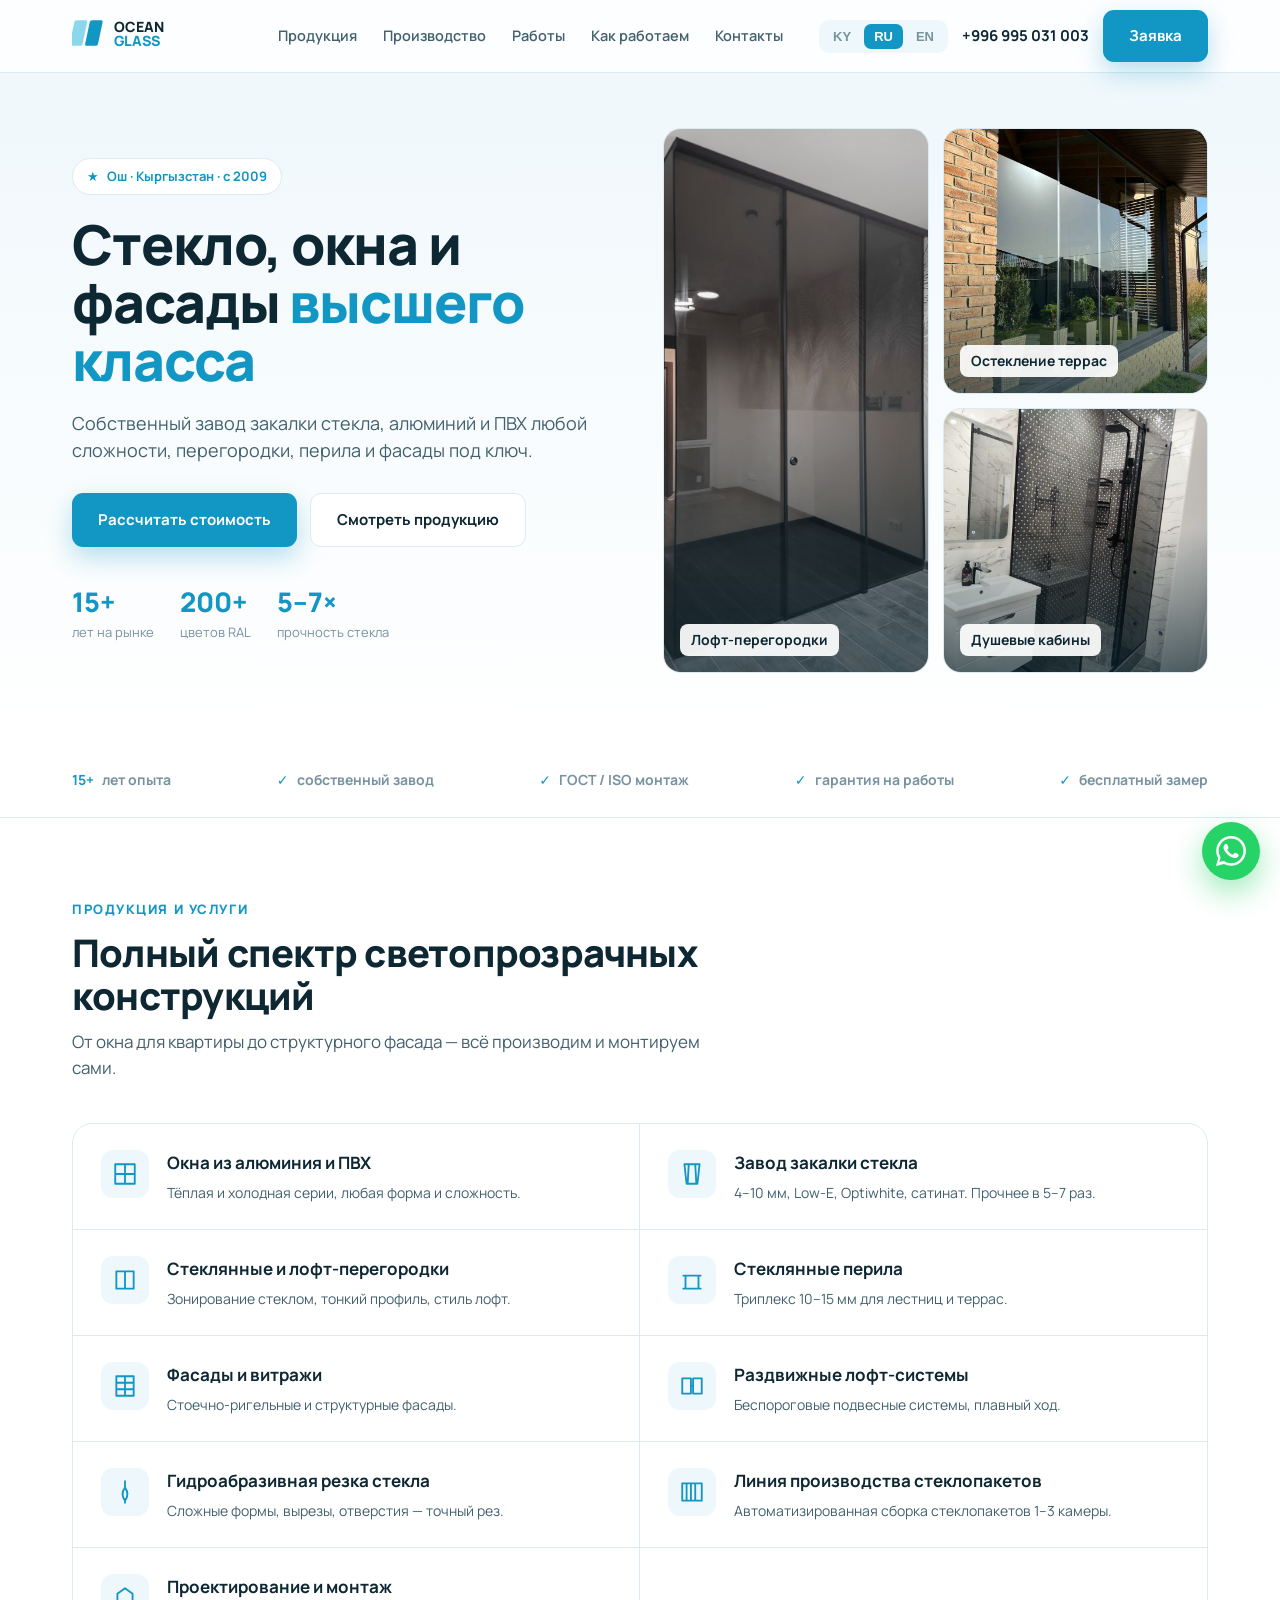
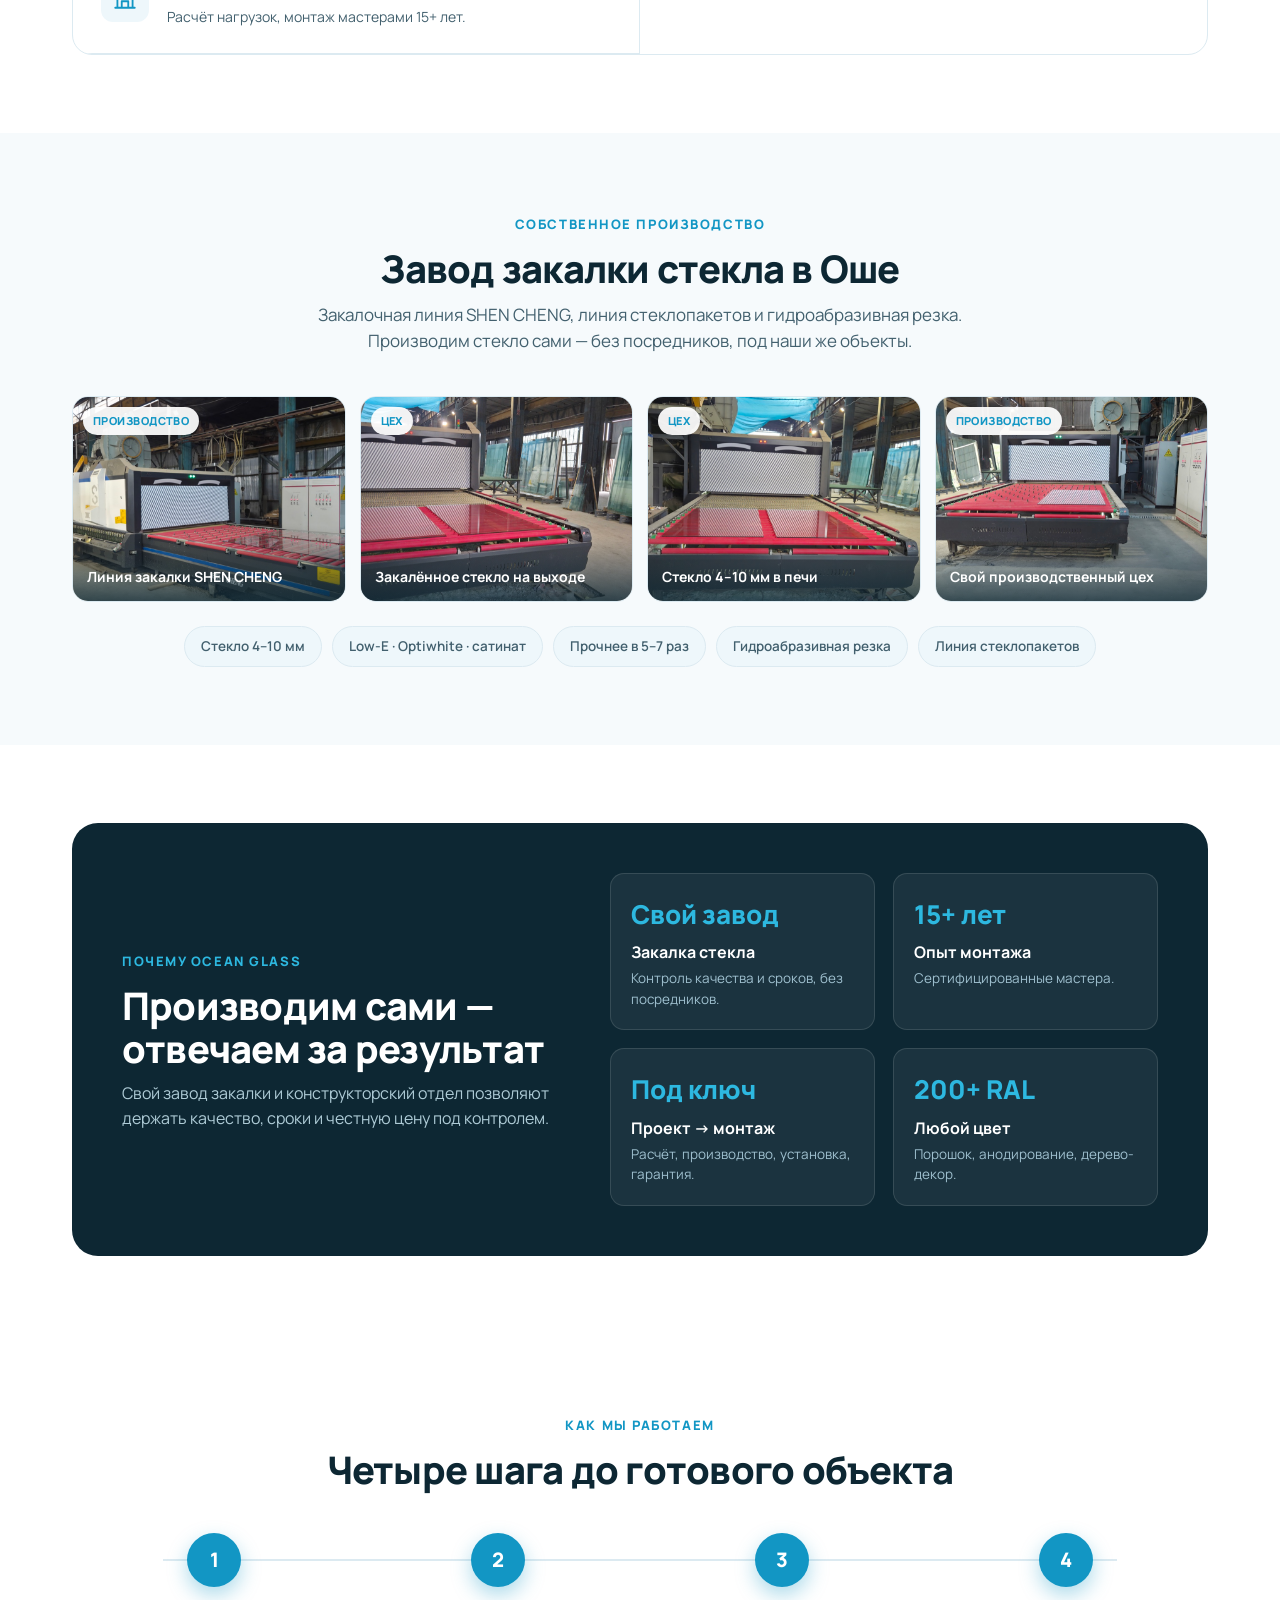
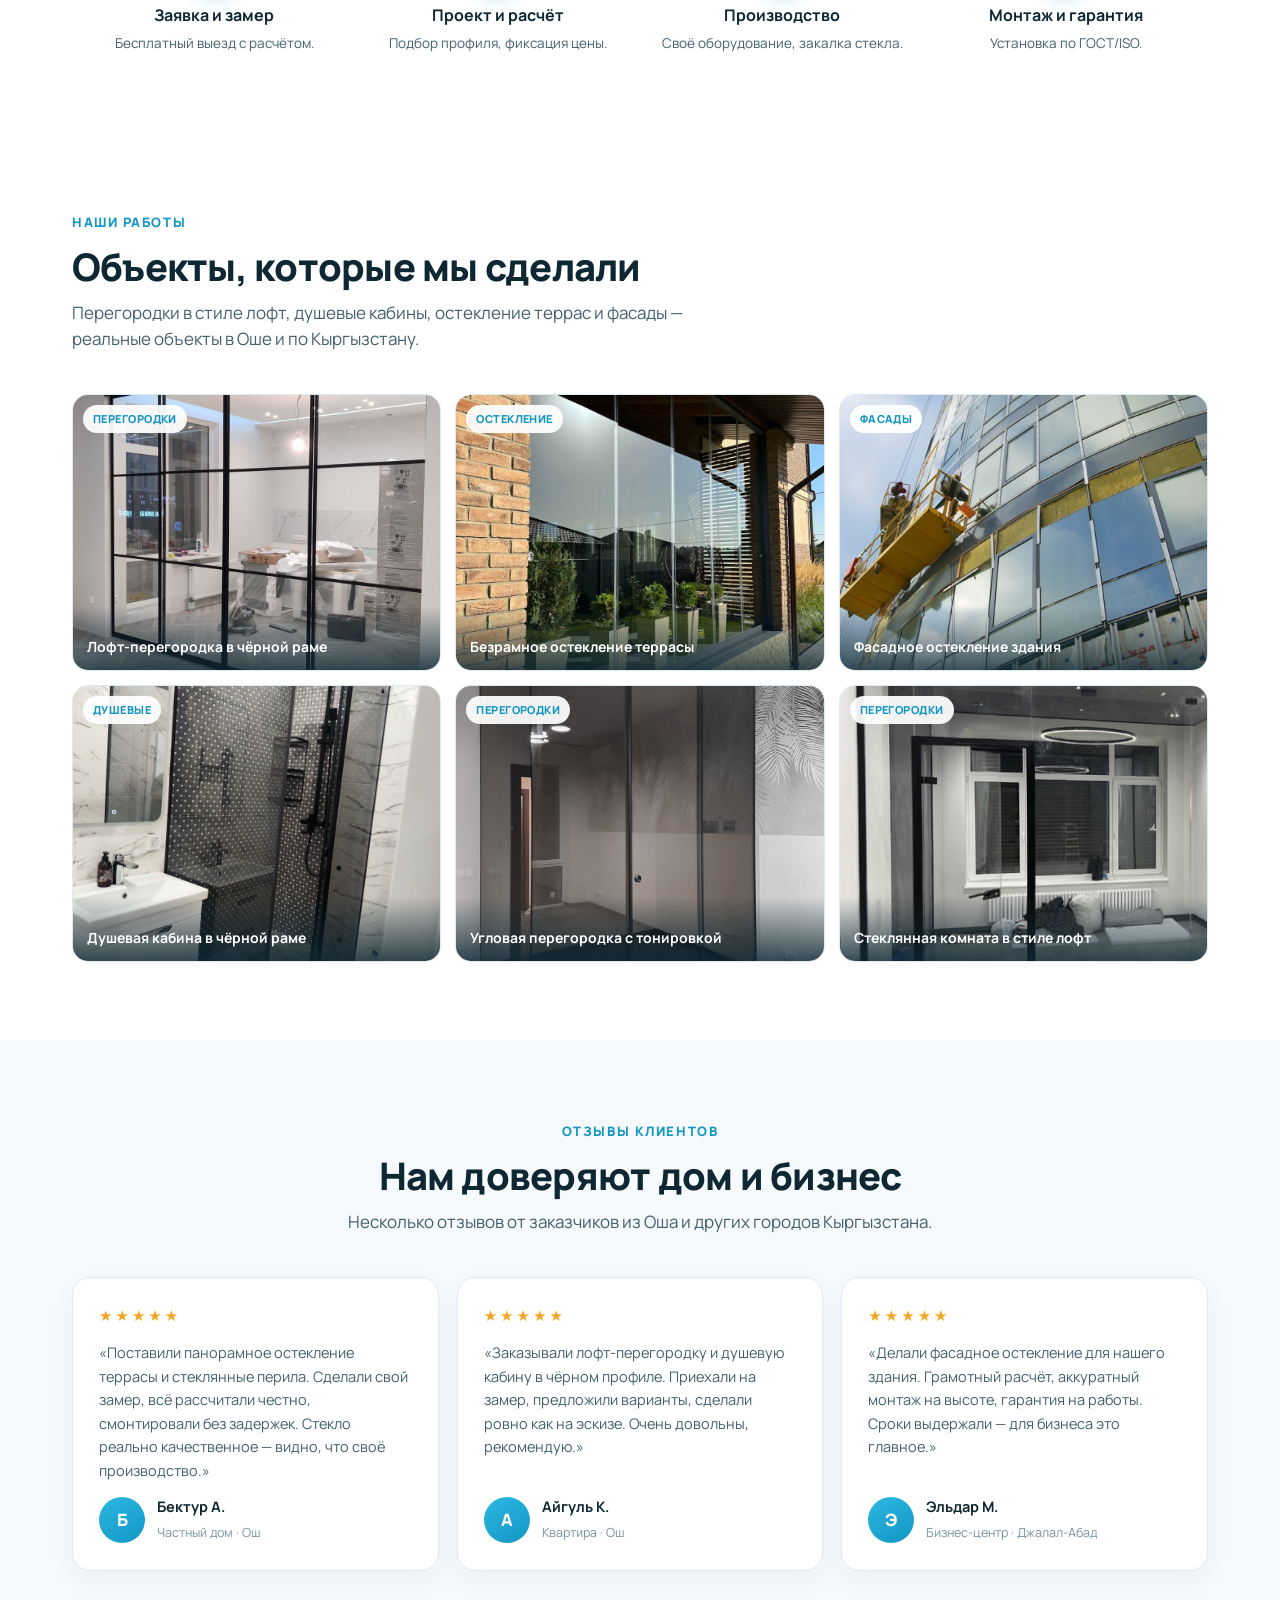
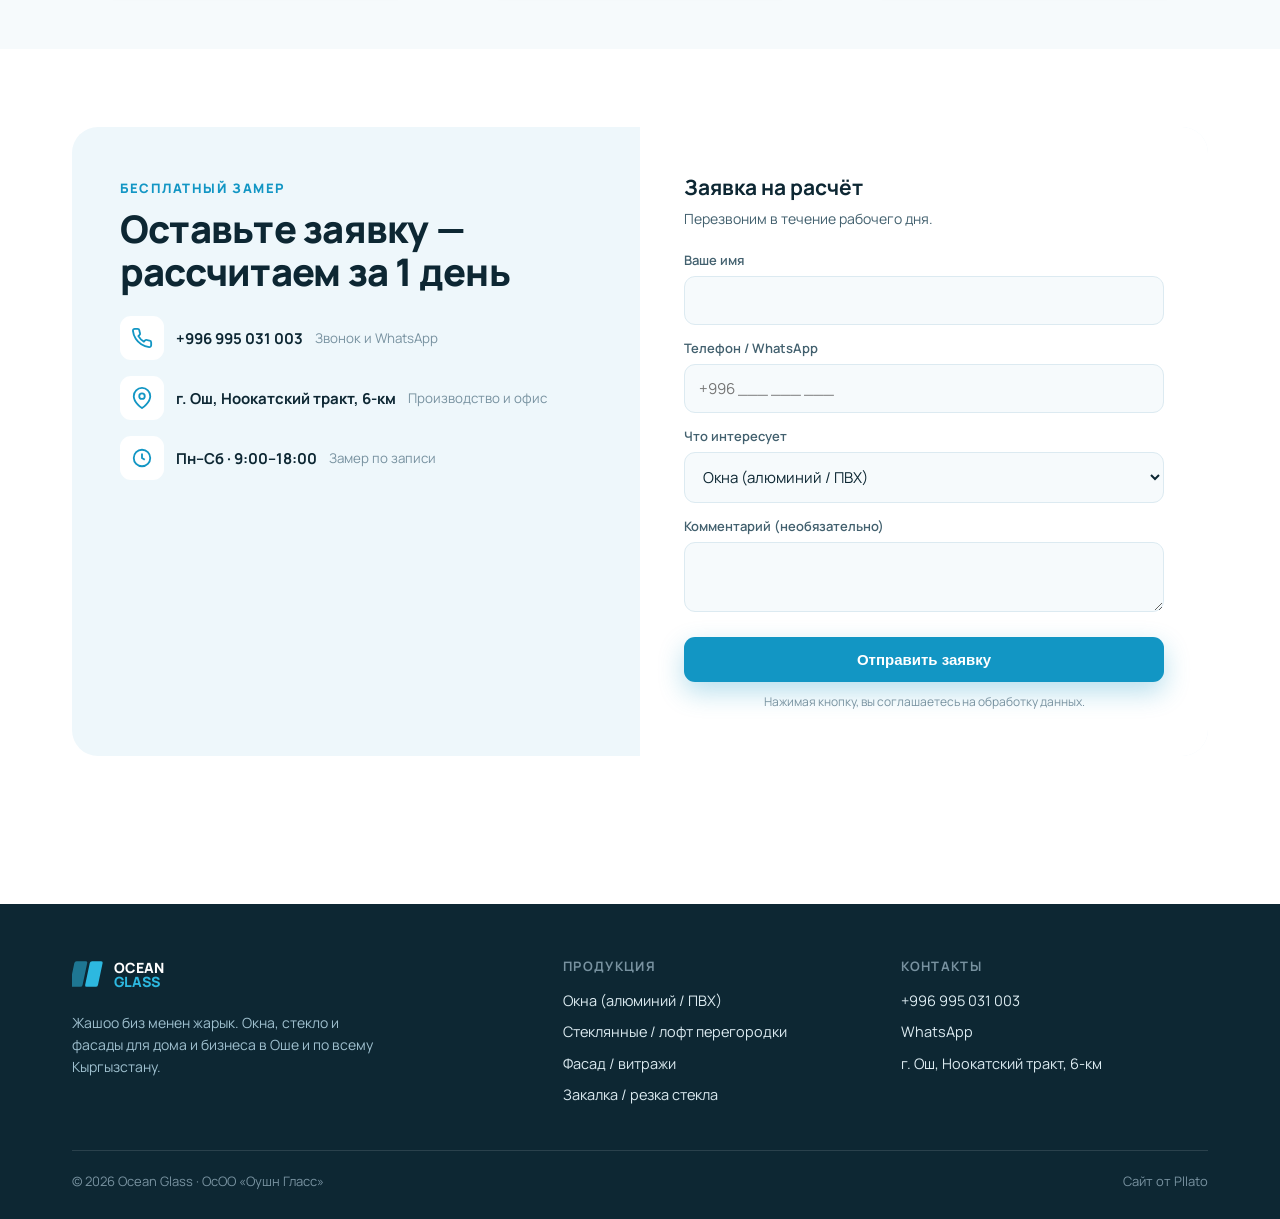
<file: site/v2/index.html>
<!DOCTYPE html>
<html lang="ru">
<head>
<meta charset="UTF-8">
<meta name="viewport" content="width=device-width, initial-scale=1.0">
<meta name="theme-color" content="#ffffff">
<title>Ocean Glass — окна, стекло и фасады в Оше</title>
<meta name="description" content="Ocean Glass · Ош. Алюминиевые и ПВХ окна, завод закалки стекла, перегородки, перила, фасады, монтаж под ключ.">
<link rel="preconnect" href="https://fonts.googleapis.com">
<link rel="preconnect" href="https://fonts.gstatic.com" crossorigin>
<link href="https://fonts.googleapis.com/css2?family=Manrope:wght@400;500;600;700;800&display=swap" rel="stylesheet">
<style>
:root{--brand:#1296c4;--brand-2:#2db8e0;--brand-dk:#0c6f93;--ink:#0d2733;--ink2:#42606e;--mut:#7892a0;--bg:#fff;--soft:#eef7fb;--soft2:#f6fafc;--line:#dceaf1;--rad:16px}
*{box-sizing:border-box;margin:0;padding:0}
html{scroll-behavior:smooth}
body{font-family:Manrope,system-ui,sans-serif;color:var(--ink);background:var(--bg);line-height:1.55}
img{max-width:100%;display:block}a{color:inherit;text-decoration:none}
.wrap{max-width:1180px;margin:0 auto;padding:0 22px}
.btn{display:inline-flex;align-items:center;gap:9px;padding:14px 26px;border-radius:11px;font-weight:700;font-size:15px;cursor:pointer;border:0;transition:.2s;white-space:nowrap}
.btn-pri{background:var(--brand);color:#fff;box-shadow:0 10px 26px rgba(18,150,196,.3)}
.btn-pri:hover{background:var(--brand-dk);transform:translateY(-2px)}
.btn-gho{background:#fff;color:var(--ink);border:1.5px solid var(--line)}
.btn-gho:hover{border-color:var(--brand);color:var(--brand)}
header{position:fixed;top:0;left:0;right:0;z-index:50;background:rgba(255,255,255,.86);backdrop-filter:blur(12px);border-bottom:1px solid var(--line)}
.nav{display:flex;align-items:center;gap:18px;height:72px}
.logo svg{height:36px}
.menu{display:flex;gap:26px;margin-left:34px}
.menu a{color:var(--ink2);font-weight:600;font-size:14.5px}
.menu a:hover{color:var(--brand)}
.nav-right{margin-left:auto;display:flex;align-items:center;gap:14px}
.lang{display:flex;gap:3px;background:var(--soft);border-radius:10px;padding:4px}
.lang button{background:0;border:0;color:var(--mut);font-weight:700;font-size:13px;padding:5px 10px;border-radius:7px;cursor:pointer}
.lang button.on{background:var(--brand);color:#fff}
.tel{font-weight:700;font-size:15px;color:var(--ink)}
.burger{display:none;background:var(--soft);border:0;border-radius:10px;width:42px;height:42px;font-size:20px;cursor:pointer;color:var(--ink)}
/* hero */
.hero{padding:128px 0 70px;background:linear-gradient(180deg,var(--soft),#fff)}
.hero-grid{display:grid;grid-template-columns:1fr 1fr;gap:46px;align-items:center}
.badge{display:inline-flex;align-items:center;gap:8px;background:#fff;border:1px solid var(--line);color:var(--brand);font-weight:700;font-size:13px;padding:7px 14px;border-radius:999px;margin-bottom:20px}
h1{font-size:clamp(33px,5vw,55px);line-height:1.06;font-weight:800;letter-spacing:-.02em;color:var(--ink)}
h1 .g{color:var(--brand)}
.lead{color:var(--ink2);font-size:18px;margin:20px 0 28px;max-width:520px}
.hero-cta{display:flex;gap:13px;flex-wrap:wrap}
.trust{display:flex;gap:26px;margin-top:34px;flex-wrap:wrap}
.trust .n{font-size:27px;font-weight:800;color:var(--brand)}
.trust .l{color:var(--mut);font-size:13px}
.mosaic{display:grid;grid-template-columns:1fr 1fr;grid-template-rows:1fr 1fr;gap:14px;aspect-ratio:1/1}
.tile{border-radius:18px;position:relative;overflow:hidden;border:1px solid var(--line);
  background-size:cover;background-position:center;display:flex;align-items:flex-end;padding:16px;font-weight:700;color:#fff;font-size:14px}
.tile::after{content:"";position:absolute;inset:0;background:linear-gradient(180deg,rgba(13,39,51,0) 45%,rgba(13,39,51,.62))}
.tile:nth-child(1){grid-row:span 2}
.tile span{position:relative;z-index:2;background:rgba(255,255,255,.92);color:var(--ink);padding:5px 11px;border-radius:8px}
/* strip */
.logos{padding:26px 0;border-bottom:1px solid var(--line)}
.logos .row{display:flex;justify-content:space-between;gap:20px;flex-wrap:wrap;color:var(--mut);font-weight:700;font-size:14px}
.logos .row span{display:flex;align-items:center;gap:8px}
.logos .row b{color:var(--brand)}
/* sections */
.sec{padding:78px 0}
.sec-head{max-width:660px;margin-bottom:42px}
.kicker{color:var(--brand);font-weight:800;font-size:13px;letter-spacing:.12em;text-transform:uppercase}
h2{font-size:clamp(26px,3.5vw,38px);font-weight:800;letter-spacing:-.02em;margin:11px 0 12px;color:var(--ink);line-height:1.12}
.sec-head p{color:var(--ink2);font-size:17px}
.center{text-align:center;margin-left:auto;margin-right:auto}
/* services list */
.serv{display:grid;grid-template-columns:1fr 1fr;gap:0;border:1px solid var(--line);border-radius:20px;overflow:hidden}
.srow{display:flex;gap:18px;padding:26px 28px;border-bottom:1px solid var(--line);border-right:1px solid var(--line);transition:.2s}
.srow:hover{background:var(--soft2)}
.serv .srow:nth-child(2n){border-right:0}
.srow .ic{width:48px;height:48px;flex:none;border-radius:12px;background:var(--soft);display:grid;place-items:center}
.srow .ic svg{width:26px;height:26px;stroke:var(--brand)}
.srow h3{font-size:17px;font-weight:700;margin-bottom:5px}
.srow p{color:var(--ink2);font-size:14px}
/* why band */
.why{background:var(--ink);color:#fff;border-radius:26px;padding:50px;display:grid;grid-template-columns:.9fr 1.1fr;gap:40px;align-items:center}
.why h2{color:#fff}
.why .kicker{color:var(--brand-2)}
.why p{color:#aecbd6;font-size:16px;margin-top:12px}
.whygrid{display:grid;grid-template-columns:1fr 1fr;gap:18px}
.wcard{background:rgba(255,255,255,.06);border:1px solid rgba(255,255,255,.12);border-radius:14px;padding:20px}
.wcard .n{font-size:26px;font-weight:800;color:var(--brand-2)}
.wcard .t{font-weight:700;margin:6px 0 3px}
.wcard .s{color:#9fc0cf;font-size:13.5px}
/* steps timeline */
.tl{display:grid;grid-template-columns:repeat(4,1fr);gap:0;position:relative}
.tl::before{content:"";position:absolute;top:26px;left:8%;right:8%;height:2px;background:var(--line)}
.tlitem{text-align:center;padding:0 12px;position:relative}
.tlnum{width:54px;height:54px;border-radius:50%;background:var(--brand);color:#fff;font-weight:800;font-size:20px;display:grid;place-items:center;margin:0 auto 16px;position:relative;z-index:1;box-shadow:0 8px 20px rgba(18,150,196,.35)}
.tlitem h4{font-size:16px;margin-bottom:5px}
.tlitem p{color:var(--ink2);font-size:13.5px}
/* contact */
.contact{background:var(--soft);border-radius:26px;padding:0;overflow:hidden;display:grid;grid-template-columns:1fr 1fr}
.c-left{padding:48px}
.c-left h2{margin-top:8px}
.c-left .info{margin-top:24px;display:grid;gap:16px}
.c-left .info div{display:flex;gap:12px;align-items:center}
.c-left .info .ic{width:44px;height:44px;border-radius:11px;background:#fff;display:grid;place-items:center;flex:none}
.c-left .info .ic svg{width:22px;height:22px;stroke:var(--brand)}
.c-left .info b{display:block;font-size:15px}.c-left .info small{color:var(--mut)}
.form{background:#fff;padding:44px}
.form h3{font-size:21px;margin-bottom:5px}
.form .sub{color:var(--ink2);font-size:14px;margin-bottom:20px}
.field{margin-bottom:13px}
.field label{display:block;font-size:13px;color:var(--ink2);font-weight:600;margin-bottom:6px}
.field input,.field select,.field textarea{width:100%;background:var(--soft2);border:1.5px solid var(--line);border-radius:11px;padding:13px 14px;color:var(--ink);font-size:15px;font-family:inherit}
.field input:focus,.field select:focus,.field textarea:focus{outline:0;border-color:var(--brand);box-shadow:0 0 0 3px rgba(18,150,196,.13)}
.form .btn-pri{width:100%;justify-content:center;margin-top:5px}
.form .note{color:var(--mut);font-size:12px;text-align:center;margin-top:11px}
.ok{display:none;text-align:center;padding:24px 0}.ok.show{display:block}
.ok .big{font-size:46px;color:var(--brand)}.ok h3{color:var(--brand)}.ok p{color:var(--ink2);margin-top:6px}
/* footer */
footer{background:var(--ink);color:#fff;padding:52px 0 28px;margin-top:70px}
.foot{display:grid;grid-template-columns:1.5fr 1fr 1fr;gap:30px}
.foot p{color:#9fc0cf;font-size:14px;margin-top:14px;max-width:320px}
.foot h5{font-size:13px;letter-spacing:.1em;text-transform:uppercase;color:#7892a0;margin-bottom:14px}
.foot a{display:block;color:#dcebf1;margin-bottom:9px;font-size:14.5px}.foot a:hover{color:var(--brand-2)}
.foot .logo svg text:first-of-type{fill:#fff!important}
.copy{border-top:1px solid rgba(255,255,255,.12);margin-top:34px;padding-top:20px;color:#7892a0;font-size:13px;display:flex;justify-content:space-between;flex-wrap:wrap;gap:10px}
.fab{position:fixed;right:20px;bottom:20px;z-index:60}
.fab a{width:58px;height:58px;border-radius:50%;background:#25D366;display:grid;place-items:center;box-shadow:0 12px 30px rgba(37,211,102,.45)}
.fab svg{width:30px;height:30px}
.reveal{opacity:0;transform:translateY(22px);transition:.7s}.reveal.in{opacity:1;transform:none}
/* gallery */
.gal{display:grid;gap:14px}
.gal.g3{grid-template-columns:repeat(3,1fr)}
.gal.g4{grid-template-columns:repeat(4,1fr)}
.gi{position:relative;display:block;border-radius:16px;overflow:hidden;border:1px solid var(--line);aspect-ratio:4/3;background:var(--soft)}
.gi img{width:100%;height:100%;object-fit:cover;transition:.5s}
.gi:hover img{transform:scale(1.06)}
.gi .cap{position:absolute;left:0;right:0;bottom:0;padding:30px 14px 13px;background:linear-gradient(180deg,transparent,rgba(13,39,51,.8));color:#fff;font-weight:700;font-size:14px}
.gi .tag{position:absolute;top:10px;left:10px;z-index:2;background:rgba(255,255,255,.93);color:var(--brand);font-weight:800;font-size:11px;letter-spacing:.04em;text-transform:uppercase;padding:5px 10px;border-radius:999px}
.feats{display:flex;flex-wrap:wrap;gap:10px;justify-content:center;margin-top:24px}
.feats span{background:var(--soft);color:var(--ink2);font-weight:600;font-size:13.5px;padding:9px 16px;border-radius:999px;border:1px solid var(--line)}
/* reviews */
.rev{display:grid;grid-template-columns:repeat(3,1fr);gap:18px}
.rcard{background:#fff;border:1px solid var(--line);border-radius:18px;padding:26px;display:flex;flex-direction:column;gap:14px;box-shadow:0 10px 28px rgba(13,39,51,.05)}
.rcard .stars{color:#f5a623;font-size:15px;letter-spacing:3px}
.rcard .txt{color:var(--ink2);font-size:14.5px;line-height:1.62;flex:1}
.rcard .who{display:flex;align-items:center;gap:12px}
.rcard .av{width:46px;height:46px;border-radius:50%;background:linear-gradient(150deg,var(--brand-2),var(--brand));color:#fff;display:grid;place-items:center;font-weight:800;font-size:17px;flex:none}
.rcard .who b{font-size:14.5px;display:block}.rcard .who small{color:var(--mut);font-size:12.5px}
@media(max-width:920px){
  .gal.g3,.gal.g4,.rev{grid-template-columns:1fr 1fr}.hero-grid,.why,.contact{grid-template-columns:1fr}.menu,.tel{display:none}.burger{display:grid}.tl{grid-template-columns:1fr 1fr}.tl::before{display:none}.foot{grid-template-columns:1fr 1fr}.why{padding:34px}}
@media(max-width:560px){.serv,.whygrid,.tl,.foot,.gal.g3,.gal.g4,.rev{grid-template-columns:1fr}.serv .srow{border-right:0}.c-left,.form{padding:30px}}
</style>
</head>
<body>
<header>
  <div class="wrap nav">
    <a class="logo" href="#top">
      <svg viewBox="0 0 240 56" height="36"><g transform="skewX(-12)"><rect x="6" y="8" width="20" height="40" rx="3" fill="#2db8e0" opacity=".55"/><rect x="30" y="8" width="20" height="40" rx="3" fill="#1296c4"/></g><text x="66" y="27" font-family="Manrope" font-weight="800" font-size="22" fill="#0d2733">OCEAN</text><text x="66" y="49" font-family="Manrope" font-weight="800" font-size="22" fill="#1296c4">GLASS</text></svg>
    </a>
    <nav class="menu">
      <a href="#services" data-i="m_prod">Продукция</a>
      <a href="#factory" data-i="m_fact">Производство</a>
      <a href="#work" data-i="m_work">Работы</a>
      <a href="#process" data-i="m_proc">Как работаем</a>
      <a href="#contact" data-i="m_cont">Контакты</a>
    </nav>
    <div class="nav-right">
      <div class="lang"><button data-l="ky">KY</button><button data-l="ru" class="on">RU</button><button data-l="en">EN</button></div>
      <a class="tel" href="tel:+996995031003">+996 995 031 003</a>
      <a class="btn btn-pri" href="#contact" data-i="cta_top">Заявка</a>
      <button class="burger" onclick="document.querySelector('.menu').style.display='flex';this.style.display='none'">☰</button>
    </div>
  </div>
</header>

<a name="top"></a>
<section class="hero">
  <div class="wrap hero-grid">
    <div>
      <span class="badge">★ <span data-i="hero_eyebrow">Ош · Кыргызстан · с 2009</span></span>
      <h1 data-i="hero_h1">Стекло, окна и фасады <span class="g">высшего класса</span></h1>
      <p class="lead" data-i="hero_lead">Собственный завод закалки стекла, алюминий и ПВХ любой сложности, перегородки, перила и фасады под ключ.</p>
      <div class="hero-cta">
        <a class="btn btn-pri" href="#contact" data-i="hero_cta1">Рассчитать стоимость</a>
        <a class="btn btn-gho" href="#services" data-i="hero_cta2">Смотреть продукцию</a>
      </div>
      <div class="trust">
        <div><div class="n">15+</div><div class="l" data-i="st1">лет на рынке</div></div>
        <div><div class="n">200+</div><div class="l" data-i="st2">цветов RAL</div></div>
        <div><div class="n">5–7×</div><div class="l" data-i="st3">прочность стекла</div></div>
      </div>
    </div>
    <div class="mosaic">
      <div class="tile" style="background-image:url(img/work-2.jpg)"><span data-i="til1">Лофт-перегородки</span></div>
      <div class="tile" style="background-image:url(img/work-4.jpg)"><span data-i="til2">Остекление террас</span></div>
      <div class="tile" style="background-image:url(img/work-6.jpg)"><span data-i="til3">Душевые кабины</span></div>
    </div>
  </div>
</section>

<div class="logos"><div class="wrap"><div class="row">
  <span><b>15+</b> <span data-i="lg1">лет опыта</span></span>
  <span><b>✓</b> <span data-i="lg2">собственный завод</span></span>
  <span><b>✓</b> <span data-i="lg3">ГОСТ / ISO монтаж</span></span>
  <span><b>✓</b> <span data-i="lg4">гарантия на работы</span></span>
  <span><b>✓</b> <span data-i="lg5">бесплатный замер</span></span>
</div></div></div>

<section class="sec" id="services">
  <div class="wrap">
    <div class="sec-head reveal">
      <span class="kicker" data-i="k_prod">Продукция и услуги</span>
      <h2 data-i="prod_h2">Полный спектр светопрозрачных конструкций</h2>
      <p data-i="prod_p">От окна для квартиры до структурного фасада — всё производим и монтируем сами.</p>
    </div>
    <div class="serv reveal" id="servList"></div>
  </div>
</section>

<section class="sec" id="factory" style="background:var(--soft2)">
  <div class="wrap">
    <div class="sec-head center reveal">
      <span class="kicker" data-i="k_fact">Собственное производство</span>
      <h2 data-i="fact_h2">Завод закалки стекла в Оше</h2>
      <p data-i="fact_p">Закалочная линия SHEN CHENG, линия стеклопакетов и гидроабразивная резка. Производим стекло сами — без посредников, под наши же объекты.</p>
    </div>
    <div class="gal g4 reveal">
      <a class="gi" href="img/prod-1.jpg" target="_blank"><span class="tag" data-i="ftag">Производство</span><img src="img/prod-1.jpg" loading="lazy" alt="Завод закалки стекла Ocean Glass"><span class="cap" data-i="fcap1">Линия закалки SHEN CHENG</span></a>
      <a class="gi" href="img/prod-2.jpg" target="_blank"><span class="tag" data-i="ftag2">Цех</span><img src="img/prod-2.jpg" loading="lazy" alt="Закалённое стекло на линии"><span class="cap" data-i="fcap2">Закалённое стекло на выходе</span></a>
      <a class="gi" href="img/prod-3.jpg" target="_blank"><span class="tag" data-i="ftag2">Цех</span><img src="img/prod-3.jpg" loading="lazy" alt="Процесс закалки стекла"><span class="cap" data-i="fcap3">Стекло 4–10 мм в печи</span></a>
      <a class="gi" href="img/prod-4.jpg" target="_blank"><span class="tag" data-i="ftag">Производство</span><img src="img/prod-4.jpg" loading="lazy" alt="Производственный цех Ocean Glass"><span class="cap" data-i="fcap4">Свой производственный цех</span></a>
    </div>
    <div class="feats reveal">
      <span data-i="ff1">Стекло 4–10 мм</span>
      <span data-i="ff2">Low-E · Optiwhite · сатинат</span>
      <span data-i="ff3">Прочнее в 5–7 раз</span>
      <span data-i="ff4">Гидроабразивная резка</span>
      <span data-i="ff5">Линия стеклопакетов</span>
    </div>
  </div>
</section>

<section class="sec" id="why">
  <div class="wrap">
    <div class="why reveal">
      <div>
        <span class="kicker" data-i="k_why">Почему Ocean Glass</span>
        <h2 data-i="why_h2">Производим сами — отвечаем за результат</h2>
        <p data-i="why_p">Свой завод закалки и конструкторский отдел позволяют держать качество, сроки и честную цену под контролем.</p>
      </div>
      <div class="whygrid">
        <div class="wcard"><div class="n" data-i="a1n">Свой завод</div><div class="t" data-i="a1t">Закалка стекла</div><div class="s" data-i="a1s">Контроль качества и сроков, без посредников.</div></div>
        <div class="wcard"><div class="n" data-i="a2n">15+ лет</div><div class="t" data-i="a2t">Опыт монтажа</div><div class="s" data-i="a2s">Сертифицированные мастера.</div></div>
        <div class="wcard"><div class="n" data-i="a3n">Под ключ</div><div class="t" data-i="a3t">Проект → монтаж</div><div class="s" data-i="a3s">Расчёт, производство, установка, гарантия.</div></div>
        <div class="wcard"><div class="n" data-i="a4n">200+ RAL</div><div class="t" data-i="a4t">Любой цвет</div><div class="s" data-i="a4s">Порошок, анодирование, дерево-декор.</div></div>
      </div>
    </div>
  </div>
</section>

<section class="sec" id="process">
  <div class="wrap">
    <div class="sec-head center reveal">
      <span class="kicker" data-i="k_proc">Как мы работаем</span>
      <h2 data-i="proc_h2">Четыре шага до готового объекта</h2>
    </div>
    <div class="tl reveal">
      <div class="tlitem"><div class="tlnum">1</div><h4 data-i="p1t">Заявка и замер</h4><p data-i="p1s">Бесплатный выезд с расчётом.</p></div>
      <div class="tlitem"><div class="tlnum">2</div><h4 data-i="p2t">Проект и расчёт</h4><p data-i="p2s">Подбор профиля, фиксация цены.</p></div>
      <div class="tlitem"><div class="tlnum">3</div><h4 data-i="p3t">Производство</h4><p data-i="p3s">Своё оборудование, закалка стекла.</p></div>
      <div class="tlitem"><div class="tlnum">4</div><h4 data-i="p4t">Монтаж и гарантия</h4><p data-i="p4s">Установка по ГОСТ/ISO.</p></div>
    </div>
  </div>
</section>

<section class="sec" id="work">
  <div class="wrap">
    <div class="sec-head reveal">
      <span class="kicker" data-i="k_work">Наши работы</span>
      <h2 data-i="work_h2">Объекты, которые мы сделали</h2>
      <p data-i="work_p">Перегородки в стиле лофт, душевые кабины, остекление террас и фасады — реальные объекты в Оше и по Кыргызстану.</p>
    </div>
    <div class="gal g3 reveal">
      <a class="gi" href="img/work-1.jpg" target="_blank"><span class="tag" data-i="wt_part">Перегородки</span><img src="img/work-1.jpg" loading="lazy" alt="Лофт-перегородка на кухню"><span class="cap" data-i="wc1">Лофт-перегородка в чёрной раме</span></a>
      <a class="gi" href="img/work-4.jpg" target="_blank"><span class="tag" data-i="wt_glaze">Остекление</span><img src="img/work-4.jpg" loading="lazy" alt="Безрамное остекление террасы"><span class="cap" data-i="wc2">Безрамное остекление террасы</span></a>
      <a class="gi" href="img/work-5.jpg" target="_blank"><span class="tag" data-i="wt_fac">Фасады</span><img src="img/work-5.jpg" loading="lazy" alt="Фасадное остекление здания"><span class="cap" data-i="wc3">Фасадное остекление здания</span></a>
      <a class="gi" href="img/work-6.jpg" target="_blank"><span class="tag" data-i="wt_show">Душевые</span><img src="img/work-6.jpg" loading="lazy" alt="Душевая кабина в чёрной раме"><span class="cap" data-i="wc4">Душевая кабина в чёрной раме</span></a>
      <a class="gi" href="img/work-2.jpg" target="_blank"><span class="tag" data-i="wt_part">Перегородки</span><img src="img/work-2.jpg" loading="lazy" alt="Угловая стеклянная перегородка"><span class="cap" data-i="wc5">Угловая перегородка с тонировкой</span></a>
      <a class="gi" href="img/work-3.jpg" target="_blank"><span class="tag" data-i="wt_part">Перегородки</span><img src="img/work-3.jpg" loading="lazy" alt="Стеклянная комната-перегородка"><span class="cap" data-i="wc6">Стеклянная комната в стиле лофт</span></a>
    </div>
  </div>
</section>

<section class="sec" id="reviews" style="background:var(--soft2)">
  <div class="wrap">
    <div class="sec-head center reveal">
      <span class="kicker" data-i="k_rev">Отзывы клиентов</span>
      <h2 data-i="rev_h2">Нам доверяют дом и бизнес</h2>
      <p data-i="rev_p">Несколько отзывов от заказчиков из Оша и других городов Кыргызстана.</p>
    </div>
    <div class="rev reveal">
      <div class="rcard">
        <div class="stars">★★★★★</div>
        <p class="txt" data-i="r1x">«Поставили панорамное остекление террасы и стеклянные перила. Сделали свой замер, всё рассчитали честно, смонтировали без задержек. Стекло реально качественное — видно, что своё производство.»</p>
        <div class="who"><div class="av">Б</div><div><b data-i="r1n">Бектур А.</b><small data-i="r1m">Частный дом · Ош</small></div></div>
      </div>
      <div class="rcard">
        <div class="stars">★★★★★</div>
        <p class="txt" data-i="r2x">«Заказывали лофт-перегородку и душевую кабину в чёрном профиле. Приехали на замер, предложили варианты, сделали ровно как на эскизе. Очень довольны, рекомендую.»</p>
        <div class="who"><div class="av">А</div><div><b data-i="r2n">Айгуль К.</b><small data-i="r2m">Квартира · Ош</small></div></div>
      </div>
      <div class="rcard">
        <div class="stars">★★★★★</div>
        <p class="txt" data-i="r3x">«Делали фасадное остекление для нашего здания. Грамотный расчёт, аккуратный монтаж на высоте, гарантия на работы. Сроки выдержали — для бизнеса это главное.»</p>
        <div class="who"><div class="av">Э</div><div><b data-i="r3n">Эльдар М.</b><small data-i="r3m">Бизнес-центр · Джалал-Абад</small></div></div>
      </div>
    </div>
  </div>
</section>

<section class="sec" id="contact">
  <div class="wrap">
    <div class="contact reveal">
      <div class="c-left">
        <span class="kicker" data-i="k_cta">Бесплатный замер</span>
        <h2 data-i="cta_h2">Оставьте заявку — рассчитаем за 1 день</h2>
        <div class="info">
          <div><div class="ic"><svg viewBox="0 0 24 24" fill="none" stroke-width="2"><path d="M22 16.92v3a2 2 0 01-2.18 2 19.79 19.79 0 01-8.63-3.07 19.5 19.5 0 01-6-6 19.79 19.79 0 01-3.07-8.67A2 2 0 014.11 2h3a2 2 0 012 1.72c.13.96.36 1.9.7 2.81a2 2 0 01-.45 2.11L8.09 9.91a16 16 0 006 6l1.27-1.27a2 2 0 012.11-.45c.91.34 1.85.57 2.81.7A2 2 0 0122 16.92z"/></svg></div><div><b><a href="tel:+996995031003">+996 995 031 003</a></b><small data-i="ci_phone">Звонок и WhatsApp</small></div></div>
          <div><div class="ic"><svg viewBox="0 0 24 24" fill="none" stroke-width="2"><path d="M21 10c0 7-9 13-9 13s-9-6-9-13a9 9 0 0118 0z"/><circle cx="12" cy="10" r="3"/></svg></div><div><b data-i="foot_addr">г. Ош, Ноокатский тракт, 6-км</b><small data-i="ci_addr">Производство и офис</small></div></div>
          <div><div class="ic"><svg viewBox="0 0 24 24" fill="none" stroke-width="2"><circle cx="12" cy="12" r="9"/><path d="M12 7v5l3 2"/></svg></div><div><b data-i="ci_time">Пн–Сб · 9:00–18:00</b><small data-i="ci_time2">Замер по записи</small></div></div>
        </div>
      </div>
      <form class="form" id="leadForm" novalidate>
        <h3 data-i="frm_h3">Заявка на расчёт</h3>
        <div class="sub" data-i="frm_sub">Перезвоним в течение рабочего дня.</div>
        <div id="formBody">
          <div class="field"><label data-i="frm_name">Ваше имя</label><input name="name" required></div>
          <div class="field"><label data-i="frm_phone">Телефон / WhatsApp</label><input name="phone" type="tel" placeholder="+996 ___ ___ ___" required></div>
          <div class="field"><label data-i="frm_prod">Что интересует</label>
            <select name="product">
              <option data-i="opt_win">Окна (алюминий / ПВХ)</option>
              <option data-i="opt_part">Стеклянные / лофт перегородки</option>
              <option data-i="opt_rail">Стеклянные перила</option>
              <option data-i="opt_fac">Фасад / витражи</option>
              <option data-i="opt_temp">Закалка / резка стекла</option>
              <option data-i="opt_other">Другое</option>
            </select>
          </div>
          <div class="field"><label data-i="frm_comm">Комментарий (необязательно)</label><textarea name="comment" rows="2"></textarea></div>
          <button type="submit" class="btn btn-pri" data-i="frm_btn">Отправить заявку</button>
          <div class="note" data-i="frm_note">Нажимая кнопку, вы соглашаетесь на обработку данных.</div>
        </div>
        <div class="ok" id="okMsg"><div class="big">✓</div><h3 data-i="ok_h">Заявка отправлена!</h3><p data-i="ok_p">Мы открыли WhatsApp — отправьте сообщение, чтобы мы сразу взяли заявку в работу.</p></div>
      </form>
    </div>
  </div>
</section>

<footer>
  <div class="wrap">
    <div class="foot">
      <div>
        <a class="logo" href="#top"><svg viewBox="0 0 240 56" height="36"><g transform="skewX(-12)"><rect x="6" y="8" width="20" height="40" rx="3" fill="#2db8e0" opacity=".55"/><rect x="30" y="8" width="20" height="40" rx="3" fill="#2db8e0"/></g><text x="66" y="27" font-family="Manrope" font-weight="800" font-size="22" fill="#fff">OCEAN</text><text x="66" y="49" font-family="Manrope" font-weight="800" font-size="22" fill="#2db8e0">GLASS</text></svg></a>
        <p data-i="foot_p">Жашоо биз менен жарык. Окна, стекло и фасады для дома и бизнеса в Оше и по всему Кыргызстану.</p>
      </div>
      <div><h5 data-i="foot_prod">Продукция</h5><a href="#services" data-i="opt_win">Окна</a><a href="#services" data-i="opt_part">Перегородки</a><a href="#services" data-i="opt_fac">Фасады</a><a href="#services" data-i="opt_temp">Закалка стекла</a></div>
      <div><h5 data-i="foot_cont">Контакты</h5><a href="tel:+996995031003">+996 995 031 003</a><a href="https://wa.me/996995031003" target="_blank">WhatsApp</a><a data-i="foot_addr">г. Ош, Ноокатский тракт, 6-км</a></div>
    </div>
    <div class="copy"><span>© 2026 Ocean Glass · ОсОО «Оушн Гласс»</span><span data-i="copy_by">Сайт от Pllato</span></div>
  </div>
</footer>

<div class="fab"><a href="https://wa.me/996995031003" target="_blank" aria-label="WhatsApp"><svg viewBox="0 0 24 24" fill="#fff"><path d="M.057 24l1.687-6.163a11.867 11.867 0 01-1.587-5.945C.16 5.335 5.495 0 12.05 0a11.82 11.82 0 018.413 3.488 11.82 11.82 0 013.48 8.414c-.003 6.557-5.338 11.892-11.893 11.892a11.9 11.9 0 01-5.688-1.448L.057 24zm6.597-3.807c1.676.995 3.276 1.591 5.392 1.592 5.448 0 9.886-4.434 9.889-9.885.002-5.462-4.415-9.89-9.881-9.892-5.452 0-9.887 4.434-9.889 9.884a9.86 9.86 0 001.51 5.26l-.999 3.648 3.978-1.099zm11.387-5.464c-.074-.124-.272-.198-.57-.347-.297-.149-1.758-.868-2.031-.967-.272-.099-.47-.149-.669.149-.198.297-.768.967-.941 1.165-.173.198-.347.223-.644.074-.297-.149-1.255-.462-2.39-1.475-.883-.788-1.48-1.761-1.653-2.059-.173-.297-.018-.458.13-.606.134-.133.297-.347.446-.521.151-.172.2-.296.3-.495.099-.198.05-.372-.025-.521-.075-.148-.669-1.611-.916-2.206-.242-.579-.487-.501-.669-.51l-.57-.01c-.198 0-.52.074-.792.372s-1.04 1.016-1.04 2.479 1.065 2.876 1.213 3.074c.149.198 2.096 3.2 5.077 4.487.709.306 1.263.489 1.694.626.712.226 1.36.194 1.872.118.571-.085 1.758-.719 2.006-1.413.248-.695.248-1.29.173-1.414z"/></svg></a></div>

<script>
const PHONE="996995031003";
const PRODUCTS=[
 {t:{ky:'Алюминий & ПВХ терезелер',ru:'Окна из алюминия и ПВХ',en:'Aluminium & PVC windows'},d:{ky:'Жылуу жана муздак сериялар, ар кандай форма.',ru:'Тёплая и холодная серии, любая форма и сложность.',en:'Warm & cold series, any shape.'},p:'M3 3h18v18H3z M12 3v18 M3 12h18'},
 {t:{ky:'Айнек чыңдоо заводу',ru:'Завод закалки стекла',en:'Glass tempering plant'},d:{ky:'4–10 мм, Low-E, Optiwhite. 5–7 эсе бекем.',ru:'4–10 мм, Low-E, Optiwhite, сатинат. Прочнее в 5–7 раз.',en:'4–10 mm, Low-E, Optiwhite. 5–7× stronger.'},p:'M5 3l14 0 -2 18 -10 0z M9 3l-1 18 M15 3l1 18'},
 {t:{ky:'Айнек & лофт бөлмөлөр',ru:'Стеклянные и лофт-перегородки',en:'Glass & loft partitions'},d:{ky:'Зоналоо, жука алюминий профиль.',ru:'Зонирование стеклом, тонкий профиль, стиль лофт.',en:'Zoning, slim profile, loft style.'},p:'M4 4h16v16H4z M12 4v16'},
 {t:{ky:'Айнек тосмолор',ru:'Стеклянные перила',en:'Glass railings'},d:{ky:'10–15 мм триплекс, лестница жана террасалар.',ru:'Триплекс 10–15 мм для лестниц и террас.',en:'10–15 mm triplex for stairs and terraces.'},p:'M4 20h16 M6 20V8 M18 20V8 M4 8h16'},
 {t:{ky:'Фасаддар & витраждар',ru:'Фасады и витражи',en:'Facades & curtain walls'},d:{ky:'Стойка-ригель жана структуралык фасаддар.',ru:'Стоечно-ригельные и структурные фасады.',en:'Stick & structural facades.'},p:'M4 3h16v18H4z M4 9h16 M4 15h16 M12 3v18'},
 {t:{ky:'Жылжыма лофт системалар',ru:'Раздвижные лофт-системы',en:'Sliding loft systems'},d:{ky:'Босогосуз асма системалар, унчукпай жылуу.',ru:'Беспороговые подвесные системы, плавный ход.',en:'Threshold-free suspended systems.'},p:'M3 5h8v14H3z M13 5h8v14h-8z M11 12h2'},
 {t:{ky:'Гидроабразивдик кесүү',ru:'Гидроабразивная резка стекла',en:'Waterjet glass cutting'},d:{ky:'Татаал формалар, тешиктер, жогорку тактык.',ru:'Сложные формы, вырезы, отверстия — точный рез.',en:'Complex shapes and holes, precise cut.'},p:'M12 2v6 M12 8c-3 4-3 8 0 12 3-4 3-8 0-12z M12 20v2'},
 {t:{ky:'Стеклопакет линиясы',ru:'Линия производства стеклопакетов',en:'Insulated glass line'},d:{ky:'Автоматташтырылган чогултуу, 1–3 камера.',ru:'Автоматизированная сборка стеклопакетов 1–3 камеры.',en:'Automated 1–3 chamber assembly.'},p:'M3 4h18v16H3z M7 4v16 M11 4v16 M15 4v16'},
 {t:{ky:'Долбоорлоо & монтаж',ru:'Проектирование и монтаж',en:'Design & installation'},d:{ky:'Жүк эсеби, 15+ жыл сертификаттуу усталар.',ru:'Расчёт нагрузок, монтаж мастерами 15+ лет.',en:'Load calc, install by 15+ yr masters.'},p:'M3 21h18 M5 21V8l7-5 7 5v13 M9 21v-6h6v6'}
];
function renderServ(l){
  document.getElementById('servList').innerHTML=PRODUCTS.map(p=>`
   <div class="srow"><div class="ic"><svg viewBox="0 0 24 24" fill="none" stroke-width="1.7" stroke-linecap="round" stroke-linejoin="round"><path d="${p.p}"/></svg></div>
   <div><h3>${p.t[l]}</h3><p>${p.d[l]}</p></div></div>`).join('');
}
const I={
 ky:{m_prod:'Продукция',m_why:'Артыкчылыктар',m_proc:'Кантип иштейбиз',m_cont:'Байланыш',cta_top:'Арыз',
  hero_eyebrow:'Ош · Кыргызстан · 2009-жылдан',hero_h1:['Айнек, терезе жана фасаддар — ','жогорку класс'],
  hero_lead:'Айнек чыңдоочу өз заводубуз, алюминий жана ПВХ ар кандай татаалдыкта, бөлмөлөр, тосмолор жана фасаддар «ачкычка чейин».',
  hero_cta1:'Баасын эсептөө',hero_cta2:'Продукцияны көрүү',st1:'жыл базарда',st2:'RAL түсү',st3:'айнектин бекемдиги',
  til1:'Лофт бөлмөлөр',til2:'Террасаларды айнектөө',til3:'Душ кабиналары',
  m_fact:'Өндүрүш',m_work:'Иштер',
  k_fact:'Өз өндүрүшүбүз',fact_h2:'Ошто айнек чыңдоо заводу',fact_p:'SHEN CHENG чыңдоо линиясы, стеклопакет линиясы жана гидроабразивдик кесүү. Айнекти өзүбүз жасайбыз — ортомчусуз, өз объекттерибизге.',
  ftag:'Өндүрүш',ftag2:'Цех',fcap1:'SHEN CHENG чыңдоо линиясы',fcap2:'Чыгуудагы чыңдалган айнек',fcap3:'Печтеги 4–10 мм айнек',fcap4:'Өз өндүрүш цехи',
  ff1:'Айнек 4–10 мм',ff2:'Low-E · Optiwhite · сатинат',ff3:'5–7 эсе бекем',ff4:'Гидроабразивдик кесүү',ff5:'Стеклопакет линиясы',
  k_work:'Биздин иштер',work_h2:'Биз жасаган объекттер',work_p:'Лофт бөлмөлөр, душ кабиналары, террасаларды айнектөө жана фасаддар — Ошто жана Кыргызстан боюнча реалдуу объекттер.',
  wt_part:'Бөлмөлөр',wt_glaze:'Айнектөө',wt_fac:'Фасаддар',wt_show:'Душтар',
  wc1:'Кара рамадагы лофт бөлмө',wc2:'Террасаны рамасыз айнектөө',wc3:'Имараттын фасаддык айнектөөсү',wc4:'Кара рамадагы душ кабина',wc5:'Тонировкалуу бурч бөлмө',wc6:'Лофт стилиндеги айнек бөлмө',
  k_rev:'Кардарлардын пикирлери',rev_h2:'Үй жана бизнес бизге ишенет',rev_p:'Ош жана Кыргызстандын башка шаарларынан кардарлардын бир нече пикири.',
  r1x:'«Террасага панорамалык айнектөө жана айнек тосмолорду орноттук. Өздөрү өлчөп, баарын адилет эсептеп, кечиктирбей орнотушту. Айнек чындап сапаттуу — өз өндүрүшү экени көрүнүп турат.»',r1n:'Бектур А.',r1m:'Жеке үй · Ош',
  r2x:'«Лофт бөлмө жана кара профилдеги душ кабина заказ кылдык. Өлчөөгө келип, варианттарды сунушташты, эскиздегидей так жасашты. Абдан ыраазыбыз, сунуштайм.»',r2n:'Айгүл К.',r2m:'Батир · Ош',
  r3x:'«Имаратыбызга фасаддык айнектөө жасадык. Туура эсеп, бийиктикте кылдат монтаж, жумушка кепилдик. Мөөнөттү сакташты — бизнес үчүн эң башкысы ушул.»',r3n:'Элдар М.',r3m:'Бизнес-борбор · Жалал-Абад',
  lg1:'жыл тажрыйба',lg2:'өз заводу',lg3:'ГОСТ / ISO монтаж',lg4:'жумушка кепилдик',lg5:'акысыз өлчөө',
  k_prod:'Продукция жана кызматтар',prod_h2:'Светопрозрачтуу конструкциялардын толук спектри',prod_p:'Батирдин терезесинен структуралык фасадга чейин — баарын өзүбүз жасап, орнотобуз.',
  k_why:'Эмне үчүн Ocean Glass',why_h2:'Өзүбүз жасайбыз — натыйжага жооп беребиз',why_p:'Өз чыңдоо заводу жана конструктордук бөлүм сапатты, мөөнөттү жана адилет баасын көзөмөлдөөгө мүмкүндүк берет.',
  a1n:'Өз заводу',a1t:'Айнек чыңдоо',a1s:'Сапат жана мөөнөт көзөмөлү, ортомчусуз.',
  a2n:'15+ жыл',a2t:'Монтаж тажрыйбасы',a2s:'Сертификаттуу усталар.',
  a3n:'Ачкычка чейин',a3t:'Долбоор → монтаж',a3s:'Эсеп, өндүрүш, орнотуу, кепилдик.',
  a4n:'200+ RAL',a4t:'Каалаган түс',a4s:'Порошок, анодирлөө, жыгач-декор.',
  k_proc:'Кантип иштейбиз',proc_h2:'Даяр объектке чейин төрт кадам',
  p1t:'Арыз жана өлчөө',p1s:'Акысыз чыгуу жана эсеп.',p2t:'Долбоор жана эсеп',p2s:'Профиль тандоо, бааны бекитүү.',p3t:'Өндүрүш',p3s:'Өз жабдыгы, айнек чыңдоо.',p4t:'Монтаж жана кепилдик',p4s:'ГОСТ/ISO боюнча орнотуу.',
  k_cta:'Акысыз өлчөө',cta_h2:'Арыз калтырыңыз — 1 күндө эсептейбиз',
  ci_phone:'Чалуу жана WhatsApp',ci_addr:'Өндүрүш жана офис',ci_time:'Дш–Иш · 9:00–18:00',ci_time2:'Өлчөө жазылуу боюнча',
  frm_h3:'Эсептөөгө арыз',frm_sub:'Жумуш күнү ичинде чалабыз.',frm_name:'Атыңыз',frm_phone:'Телефон / WhatsApp',frm_prod:'Эмне кызыктырат',frm_comm:'Комментарий (милдеттүү эмес)',frm_btn:'Арыз жөнөтүү',frm_note:'Баскычты басуу менен маалыматты иштетүүгө макул болосуз.',
  opt_win:'Терезелер (алюминий / ПВХ)',opt_part:'Айнек / лофт бөлмөлөр',opt_rail:'Айнек тосмолор',opt_fac:'Фасад / витраждар',opt_temp:'Айнек чыңдоо / кесүү',opt_other:'Башка',
  ok_h:'Арыз жөнөтүлдү!',ok_p:'WhatsApp ачылды — арызды дароо иштетүү үчүн билдирүү жөнөтүңүз.',
  foot_p:'Жашоо биз менен жарык. Ош жана бүт Кыргызстан боюнча терезе, айнек жана фасаддар.',foot_prod:'Продукция',foot_cont:'Байланыш',foot_addr:'Ош ш., Ноокат тракты, 6-км',copy_by:'Сайт Pllato тарабынан'},
 ru:{m_prod:'Продукция',m_why:'Преимущества',m_proc:'Как работаем',m_cont:'Контакты',cta_top:'Заявка',
  hero_eyebrow:'Ош · Кыргызстан · с 2009',hero_h1:['Стекло, окна и фасады ','высшего класса'],
  hero_lead:'Собственный завод закалки стекла, алюминий и ПВХ любой сложности, перегородки, перила и фасады под ключ.',
  hero_cta1:'Рассчитать стоимость',hero_cta2:'Смотреть продукцию',st1:'лет на рынке',st2:'цветов RAL',st3:'прочность стекла',
  til1:'Лофт-перегородки',til2:'Остекление террас',til3:'Душевые кабины',
  m_fact:'Производство',m_work:'Работы',
  k_fact:'Собственное производство',fact_h2:'Завод закалки стекла в Оше',fact_p:'Закалочная линия SHEN CHENG, линия стеклопакетов и гидроабразивная резка. Производим стекло сами — без посредников, под наши же объекты.',
  ftag:'Производство',ftag2:'Цех',fcap1:'Линия закалки SHEN CHENG',fcap2:'Закалённое стекло на выходе',fcap3:'Стекло 4–10 мм в печи',fcap4:'Свой производственный цех',
  ff1:'Стекло 4–10 мм',ff2:'Low-E · Optiwhite · сатинат',ff3:'Прочнее в 5–7 раз',ff4:'Гидроабразивная резка',ff5:'Линия стеклопакетов',
  k_work:'Наши работы',work_h2:'Объекты, которые мы сделали',work_p:'Перегородки в стиле лофт, душевые кабины, остекление террас и фасады — реальные объекты в Оше и по Кыргызстану.',
  wt_part:'Перегородки',wt_glaze:'Остекление',wt_fac:'Фасады',wt_show:'Душевые',
  wc1:'Лофт-перегородка в чёрной раме',wc2:'Безрамное остекление террасы',wc3:'Фасадное остекление здания',wc4:'Душевая кабина в чёрной раме',wc5:'Угловая перегородка с тонировкой',wc6:'Стеклянная комната в стиле лофт',
  k_rev:'Отзывы клиентов',rev_h2:'Нам доверяют дом и бизнес',rev_p:'Несколько отзывов от заказчиков из Оша и других городов Кыргызстана.',
  r1x:'«Поставили панорамное остекление террасы и стеклянные перила. Сделали свой замер, всё рассчитали честно, смонтировали без задержек. Стекло реально качественное — видно, что своё производство.»',r1n:'Бектур А.',r1m:'Частный дом · Ош',
  r2x:'«Заказывали лофт-перегородку и душевую кабину в чёрном профиле. Приехали на замер, предложили варианты, сделали ровно как на эскизе. Очень довольны, рекомендую.»',r2n:'Айгуль К.',r2m:'Квартира · Ош',
  r3x:'«Делали фасадное остекление для нашего здания. Грамотный расчёт, аккуратный монтаж на высоте, гарантия на работы. Сроки выдержали — для бизнеса это главное.»',r3n:'Эльдар М.',r3m:'Бизнес-центр · Джалал-Абад',
  lg1:'лет опыта',lg2:'собственный завод',lg3:'ГОСТ / ISO монтаж',lg4:'гарантия на работы',lg5:'бесплатный замер',
  k_prod:'Продукция и услуги',prod_h2:'Полный спектр светопрозрачных конструкций',prod_p:'От окна для квартиры до структурного фасада — всё производим и монтируем сами.',
  k_why:'Почему Ocean Glass',why_h2:'Производим сами — отвечаем за результат',why_p:'Свой завод закалки и конструкторский отдел позволяют держать качество, сроки и честную цену под контролем.',
  a1n:'Свой завод',a1t:'Закалка стекла',a1s:'Контроль качества и сроков, без посредников.',
  a2n:'15+ лет',a2t:'Опыт монтажа',a2s:'Сертифицированные мастера.',
  a3n:'Под ключ',a3t:'Проект → монтаж',a3s:'Расчёт, производство, установка, гарантия.',
  a4n:'200+ RAL',a4t:'Любой цвет',a4s:'Порошок, анодирование, дерево-декор.',
  k_proc:'Как мы работаем',proc_h2:'Четыре шага до готового объекта',
  p1t:'Заявка и замер',p1s:'Бесплатный выезд с расчётом.',p2t:'Проект и расчёт',p2s:'Подбор профиля, фиксация цены.',p3t:'Производство',p3s:'Своё оборудование, закалка стекла.',p4t:'Монтаж и гарантия',p4s:'Установка по ГОСТ/ISO.',
  k_cta:'Бесплатный замер',cta_h2:'Оставьте заявку — рассчитаем за 1 день',
  ci_phone:'Звонок и WhatsApp',ci_addr:'Производство и офис',ci_time:'Пн–Сб · 9:00–18:00',ci_time2:'Замер по записи',
  frm_h3:'Заявка на расчёт',frm_sub:'Перезвоним в течение рабочего дня.',frm_name:'Ваше имя',frm_phone:'Телефон / WhatsApp',frm_prod:'Что интересует',frm_comm:'Комментарий (необязательно)',frm_btn:'Отправить заявку',frm_note:'Нажимая кнопку, вы соглашаетесь на обработку данных.',
  opt_win:'Окна (алюминий / ПВХ)',opt_part:'Стеклянные / лофт перегородки',opt_rail:'Стеклянные перила',opt_fac:'Фасад / витражи',opt_temp:'Закалка / резка стекла',opt_other:'Другое',
  ok_h:'Заявка отправлена!',ok_p:'Мы открыли WhatsApp — отправьте сообщение, чтобы мы сразу взяли заявку в работу.',
  foot_p:'Жашоо биз менен жарык. Окна, стекло и фасады для дома и бизнеса в Оше и по всему Кыргызстану.',foot_prod:'Продукция',foot_cont:'Контакты',foot_addr:'г. Ош, Ноокатский тракт, 6-км',copy_by:'Сайт от Pllato'},
 en:{m_prod:'Products',m_why:'Why us',m_proc:'How we work',m_cont:'Contacts',cta_top:'Get a quote',
  hero_eyebrow:'Osh · Kyrgyzstan · since 2009',hero_h1:['Glass, windows & facades ','of the highest class'],
  hero_lead:'Our own glass tempering plant, aluminium and PVC of any complexity, partitions, railings and facades turnkey.',
  hero_cta1:'Get a quote',hero_cta2:'See products',st1:'years on the market',st2:'RAL colours',st3:'glass strength',
  til1:'Loft partitions',til2:'Terrace glazing',til3:'Shower cabins',
  m_fact:'Production',m_work:'Projects',
  k_fact:'Our own production',fact_h2:'Glass tempering plant in Osh',fact_p:'A SHEN CHENG tempering line, an insulated-glass line and waterjet cutting. We make the glass ourselves — no middlemen, for our own projects.',
  ftag:'Production',ftag2:'Workshop',fcap1:'SHEN CHENG tempering line',fcap2:'Tempered glass at the output',fcap3:'4–10 mm glass in the furnace',fcap4:'Our own workshop',
  ff1:'Glass 4–10 mm',ff2:'Low-E · Optiwhite · satin',ff3:'5–7× stronger',ff4:'Waterjet cutting',ff5:'Insulated-glass line',
  k_work:'Our projects',work_h2:'Projects we have delivered',work_p:'Loft partitions, shower cabins, terrace glazing and facades — real projects in Osh and across Kyrgyzstan.',
  wt_part:'Partitions',wt_glaze:'Glazing',wt_fac:'Facades',wt_show:'Showers',
  wc1:'Loft partition in a black frame',wc2:'Frameless terrace glazing',wc3:'Facade glazing of a building',wc4:'Shower cabin in a black frame',wc5:'Corner partition with tint',wc6:'Glass room in loft style',
  k_rev:'Client reviews',rev_h2:'Homes and businesses trust us',rev_p:'A few reviews from customers in Osh and other cities of Kyrgyzstan.',
  r1x:'“They installed panoramic terrace glazing and glass railings. Did their own measurement, quoted honestly and installed on time. The glass is genuinely high quality — you can tell it is their own production.”',r1n:'Bektur A.',r1m:'Private house · Osh',
  r2x:'“We ordered a loft partition and a shower cabin in a black profile. They came to measure, offered options and made it exactly as in the sketch. Very happy, recommend.”',r2n:'Aigul K.',r2m:'Apartment · Osh',
  r3x:'“They did facade glazing for our building. Solid calculations, neat work at height, warranty on the job. They met the deadline — that is what matters for business.”',r3n:'Eldar M.',r3m:'Business centre · Jalal-Abad',
  lg1:'years of experience',lg2:'own plant',lg3:'GOST / ISO install',lg4:'work warranty',lg5:'free measurement',
  k_prod:'Products & services',prod_h2:'A full range of glazing solutions',prod_p:'From a flat window to a structural facade — we make and install everything ourselves.',
  k_why:'Why Ocean Glass',why_h2:'We manufacture ourselves — we own the result',why_p:'Our own tempering plant and engineering team keep quality, lead time and fair pricing under control.',
  a1n:'Own plant',a1t:'Glass tempering',a1s:'Quality and lead-time control, no middlemen.',
  a2n:'15+ yrs',a2t:'Installation',a2s:'Certified masters.',
  a3n:'Turnkey',a3t:'Design → install',a3s:'Calc, production, installation, warranty.',
  a4n:'200+ RAL',a4t:'Any colour',a4s:'Powder, anodising, wood-effect.',
  k_proc:'How we work',proc_h2:'Four steps to a finished project',
  p1t:'Request & measure',p1s:'Free visit with a quote.',p2t:'Design & quote',p2s:'Profile choice, fixed price.',p3t:'Production',p3s:'Own equipment, glass tempering.',p4t:'Install & warranty',p4s:'Installation to GOST/ISO.',
  k_cta:'Free measurement',cta_h2:'Leave a request — we quote within 1 day',
  ci_phone:'Call & WhatsApp',ci_addr:'Production and office',ci_time:'Mon–Sat · 9:00–18:00',ci_time2:'Measurement by appointment',
  frm_h3:'Request a quote',frm_sub:'We will call you back within a business day.',frm_name:'Your name',frm_phone:'Phone / WhatsApp',frm_prod:'What you need',frm_comm:'Comment (optional)',frm_btn:'Send request',frm_note:'By submitting you agree to data processing.',
  opt_win:'Windows (aluminium / PVC)',opt_part:'Glass / loft partitions',opt_rail:'Glass railings',opt_fac:'Facade / curtain wall',opt_temp:'Glass tempering / cutting',opt_other:'Other',
  ok_h:'Request sent!',ok_p:'We opened WhatsApp — send the message so we can pick up your request right away.',
  foot_p:'Life is bright with us. Windows, glass and facades for home and business in Osh and across Kyrgyzstan.',foot_prod:'Products',foot_cont:'Contacts',foot_addr:'Osh, Nookat highway, 6 km',copy_by:'Website by Pllato'}
};
let LANG='ru';
function setLang(l){
  LANG=l;document.documentElement.lang=l;
  document.querySelectorAll('.lang button').forEach(b=>b.classList.toggle('on',b.dataset.l===l));
  document.querySelectorAll('[data-i]').forEach(el=>{
    const v=I[l][el.dataset.i];if(v===undefined)return;
    if(Array.isArray(v))el.innerHTML=v[0]+'<span class="g">'+v[1]+'</span>';else el.textContent=v;
  });
  renderServ(l);
}
document.querySelectorAll('.lang button').forEach(b=>b.onclick=()=>setLang(b.dataset.l));
const io=new IntersectionObserver(es=>es.forEach(e=>{if(e.isIntersecting){e.target.classList.add('in');io.unobserve(e.target)}}),{threshold:.1});
setTimeout(()=>document.querySelectorAll('.reveal').forEach(e=>io.observe(e)),50);
document.getElementById('leadForm').addEventListener('submit',e=>{
  e.preventDefault();const f=e.target;if(!f.name.value.trim()||!f.phone.value.trim()){f.reportValidity?.();return;}
  const L={ky:'Жаңы арыз',ru:'Новая заявка',en:'New request'}[LANG];
  const msg=`${L} — Ocean Glass%0A${I[LANG].frm_name}: ${encodeURIComponent(f.name.value)}%0A${I[LANG].frm_phone}: ${encodeURIComponent(f.phone.value)}%0A${I[LANG].frm_prod}: ${encodeURIComponent(f.product.value)}%0A${I[LANG].frm_comm}: ${encodeURIComponent(f.comment.value||'-')}`;
  window.open(`https://wa.me/${PHONE}?text=${msg}`,'_blank');
  document.getElementById('formBody').style.display='none';document.getElementById('okMsg').classList.add('show');
});
setLang('ru');
</script>
</body>
</html>
</file>
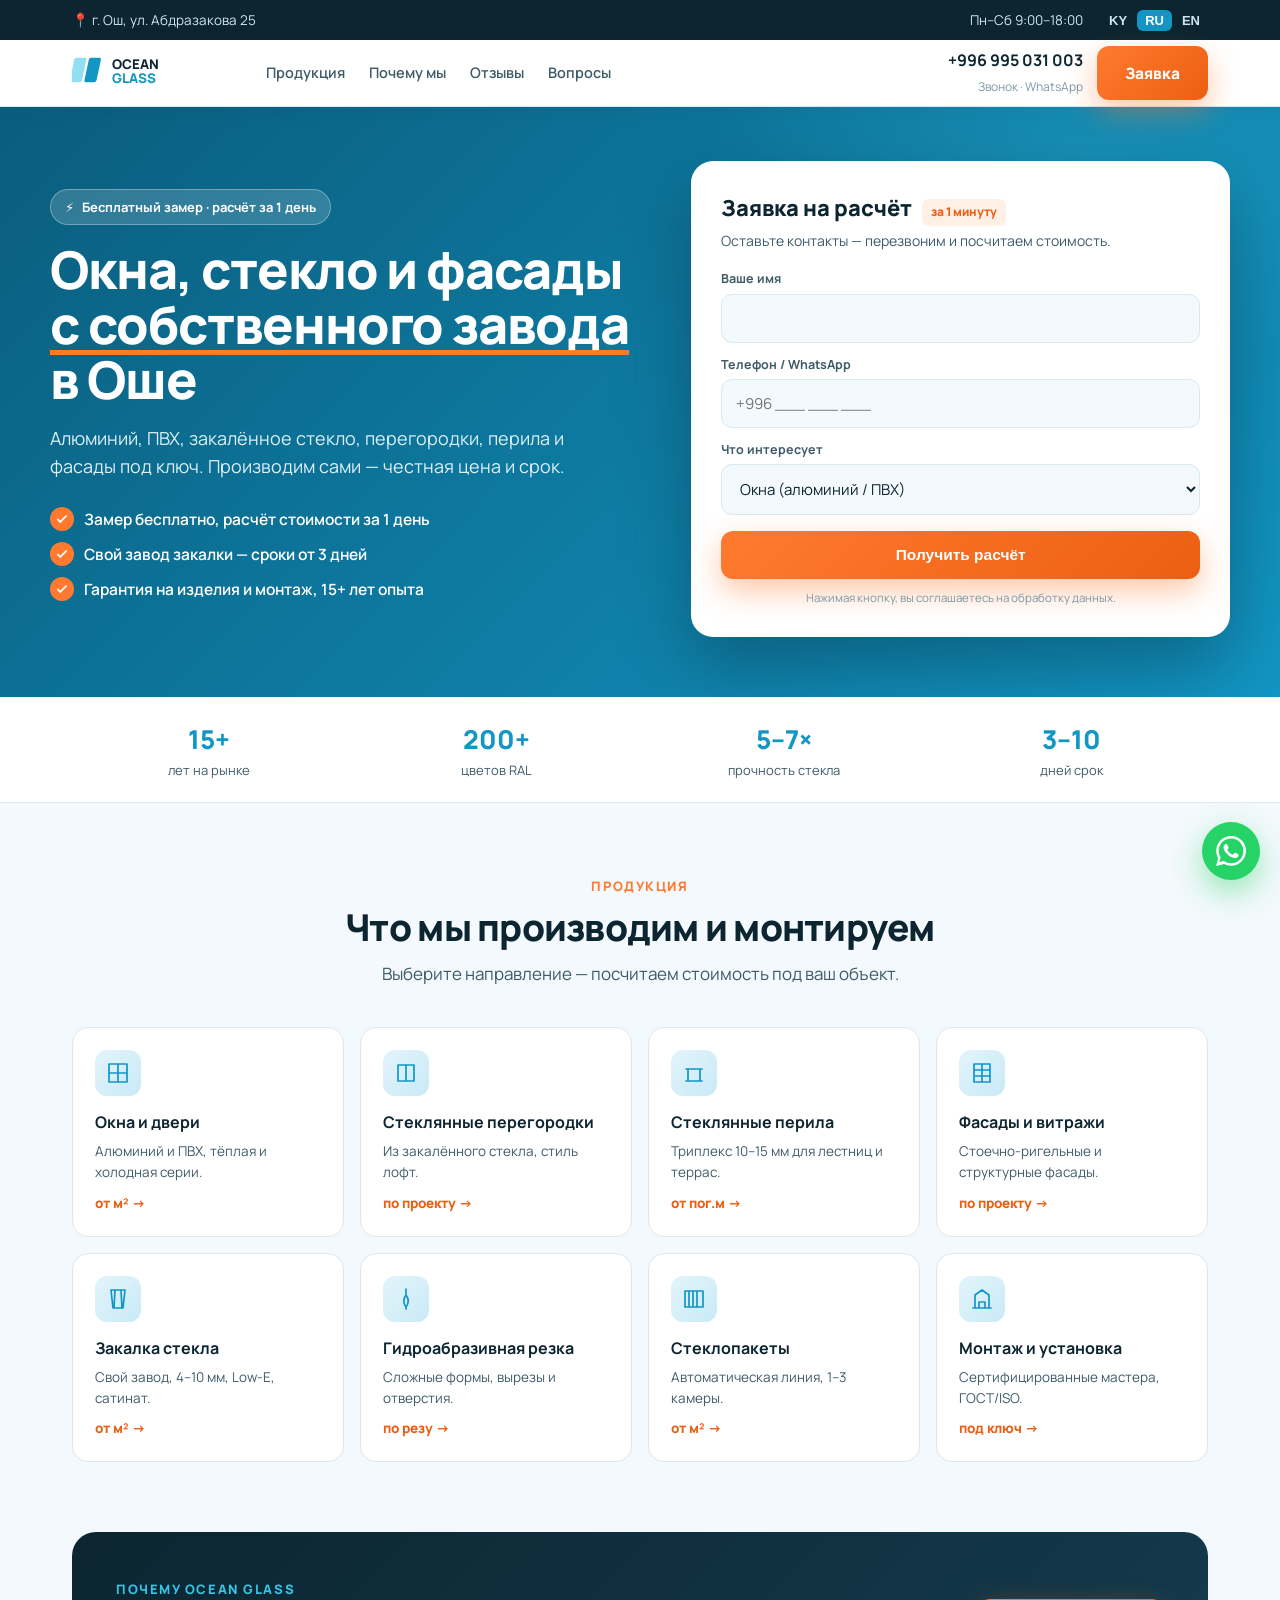
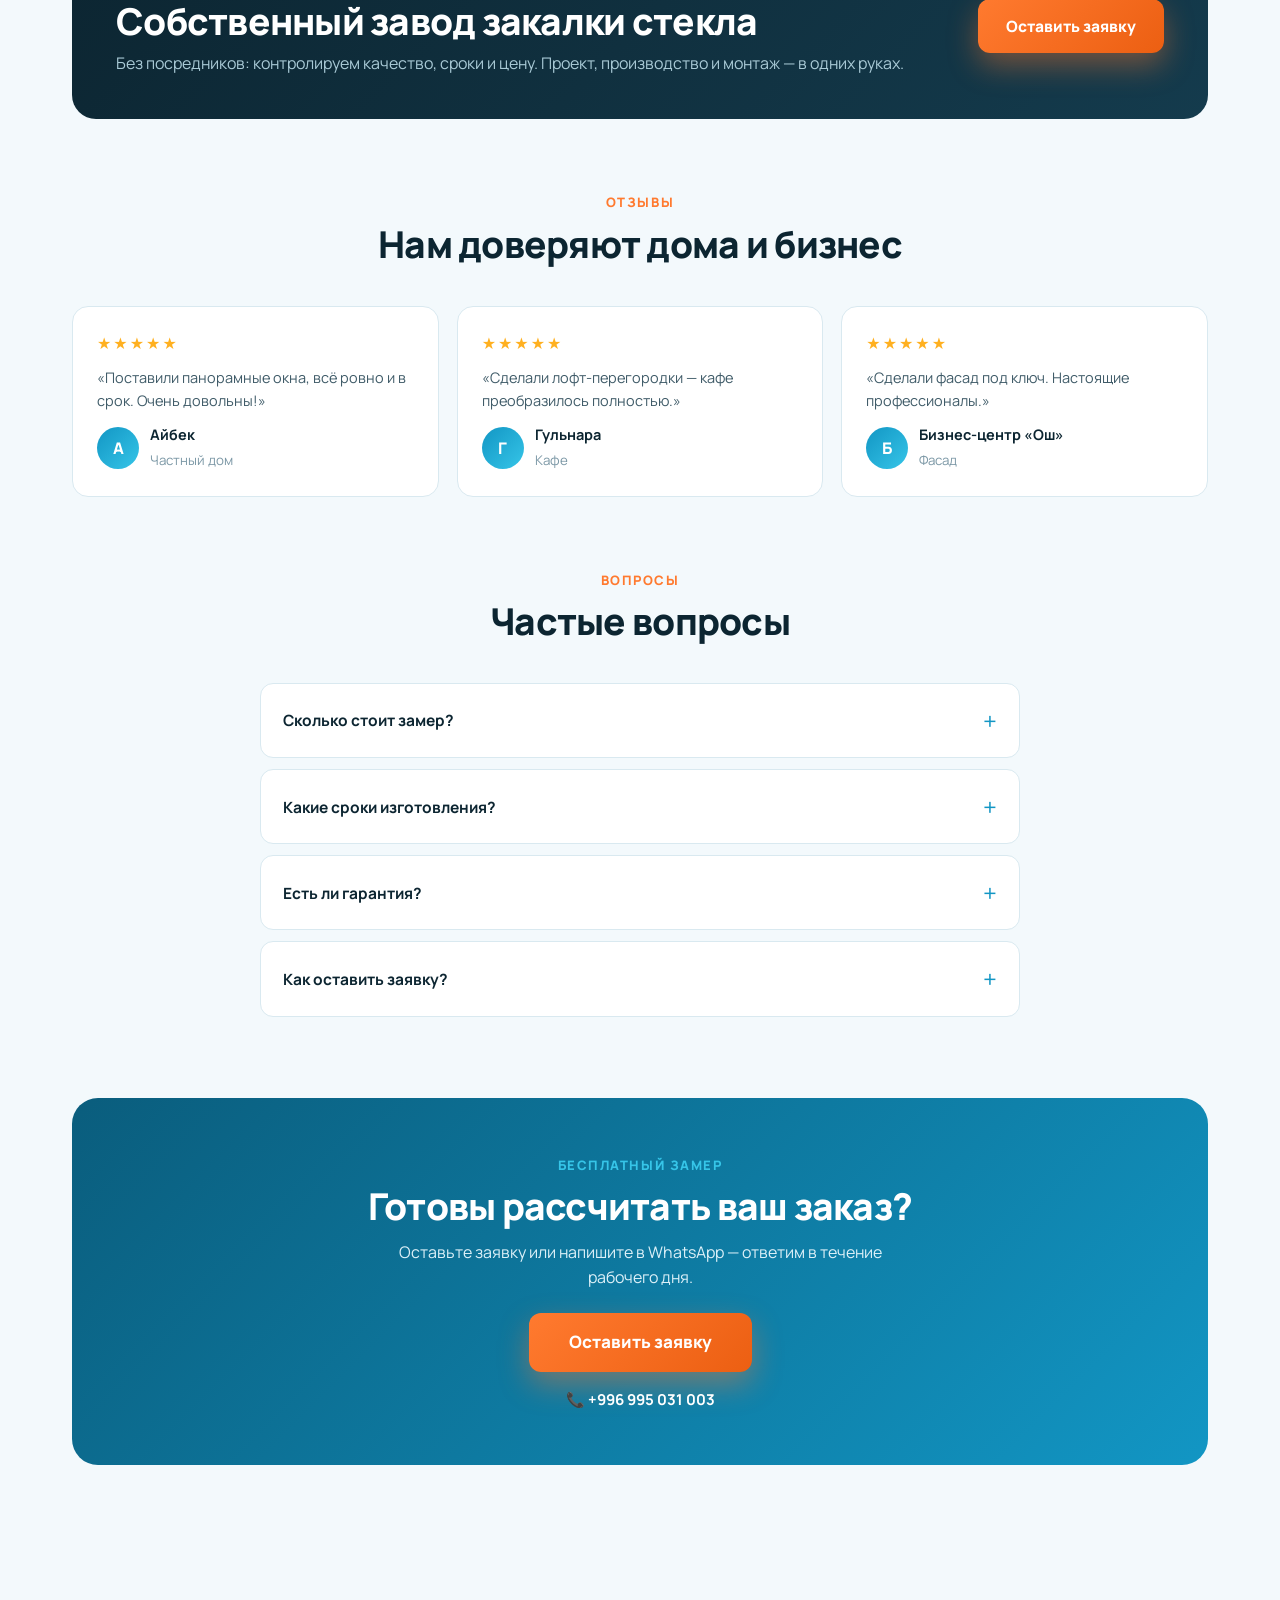
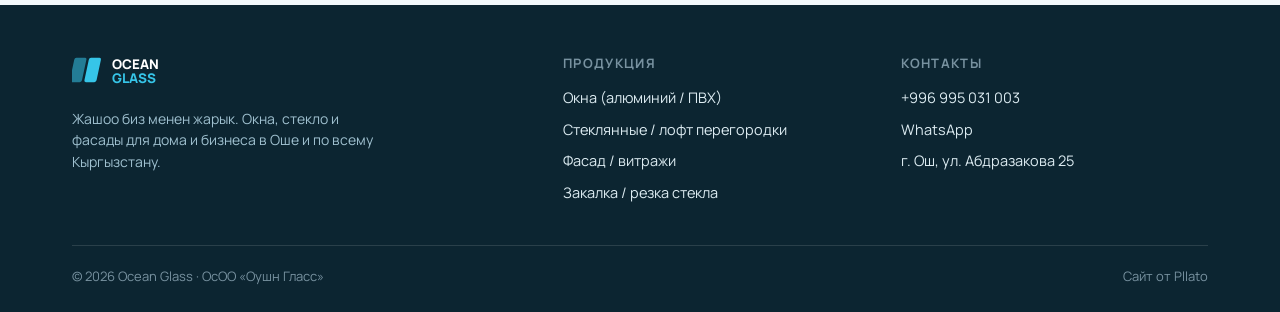
<file: site/v3/index.html>
<!DOCTYPE html>
<html lang="ru">
<head>
<meta charset="UTF-8">
<meta name="viewport" content="width=device-width, initial-scale=1.0">
<meta name="theme-color" content="#0c6f93">
<title>Ocean Glass — окна и стекло в Оше · заявка за 1 минуту</title>
<meta name="description" content="Окна, стекло, перегородки и фасады в Оше. Бесплатный замер, расчёт за 1 день, собственный завод. Оставьте заявку.">
<link rel="preconnect" href="https://fonts.googleapis.com">
<link rel="preconnect" href="https://fonts.gstatic.com" crossorigin>
<link href="https://fonts.googleapis.com/css2?family=Manrope:wght@400;500;600;700;800&display=swap" rel="stylesheet">
<style>
:root{--brand:#1296c4;--brand-2:#36c5e8;--brand-dk:#0a5d7d;--cta:#ff7a2f;--cta-dk:#ec5f12;--ink:#0c2531;--ink2:#3f5b68;--mut:#7c98a6;--bg:#f3f9fc;--line:#d9e9f0;--rad:16px}
*{box-sizing:border-box;margin:0;padding:0}
html{scroll-behavior:smooth}
body{font-family:Manrope,system-ui,sans-serif;color:var(--ink);background:var(--bg);line-height:1.55}
img{max-width:100%;display:block}a{color:inherit;text-decoration:none}
.wrap{max-width:1180px;margin:0 auto;padding:0 22px}
.btn{display:inline-flex;align-items:center;justify-content:center;gap:9px;padding:15px 28px;border-radius:12px;font-weight:800;font-size:15.5px;cursor:pointer;border:0;transition:.18s;white-space:nowrap}
.btn-cta{background:linear-gradient(135deg,var(--cta),var(--cta-dk));color:#fff;box-shadow:0 12px 30px rgba(255,122,47,.42)}
.btn-cta:hover{transform:translateY(-2px);box-shadow:0 18px 40px rgba(255,122,47,.55)}
.btn-gho{background:rgba(255,255,255,.14);color:#fff;border:1.5px solid rgba(255,255,255,.35)}
.btn-gho:hover{background:rgba(255,255,255,.24)}
/* topbar */
.topbar{background:var(--ink);color:#cfe6ef;font-size:13.5px}
.topbar .wrap{display:flex;align-items:center;gap:18px;height:40px}
.topbar .sp{margin-left:auto;display:flex;gap:18px}
.topbar a{color:#fff;font-weight:700}
.topbar .lang{display:flex;gap:2px}
.topbar .lang button{background:0;border:0;color:#cfe6ef;font-weight:700;font-size:13px;padding:3px 8px;border-radius:6px;cursor:pointer}
.topbar .lang button.on{background:var(--brand);color:#fff}
header{position:sticky;top:0;z-index:50;background:#fff;border-bottom:1px solid var(--line);box-shadow:0 2px 18px rgba(12,37,49,.05)}
.nav{display:flex;align-items:center;gap:18px;height:66px}
.logo svg{height:34px}
.menu{display:flex;gap:24px;margin-left:30px}
.menu a{color:var(--ink2);font-weight:600;font-size:14.5px}.menu a:hover{color:var(--brand)}
.nav-right{margin-left:auto;display:flex;align-items:center;gap:14px}
.tel-b{text-align:right}.tel-b b{display:block;font-size:16px;color:var(--ink)}.tel-b small{color:var(--mut);font-size:12px}
.burger{display:none;background:var(--bg);border:0;border-radius:10px;width:42px;height:42px;font-size:20px;cursor:pointer;color:var(--ink)}
/* hero */
.hero{background:linear-gradient(135deg,var(--brand-dk),var(--brand));color:#fff;position:relative;overflow:hidden}
.hero::before{content:"";position:absolute;inset:0;background:radial-gradient(50% 60% at 85% 10%,rgba(54,197,232,.4),transparent 60%);opacity:.6}
.hero-grid{position:relative;display:grid;grid-template-columns:1.05fr .95fr;gap:46px;padding:54px 0 60px;align-items:center}
.hpill{display:inline-flex;align-items:center;gap:8px;background:rgba(255,255,255,.16);border:1px solid rgba(255,255,255,.3);font-weight:700;font-size:13px;padding:7px 14px;border-radius:999px;margin-bottom:18px}
.hero h1{font-size:clamp(32px,4.8vw,52px);line-height:1.05;font-weight:800;letter-spacing:-.02em}
.hero h1 .u{text-decoration:underline;text-decoration-color:var(--cta);text-underline-offset:6px;text-decoration-thickness:5px}
.hero-lead{color:#dcf0f8;font-size:18px;margin:18px 0 26px;max-width:520px}
.ticks{display:grid;gap:11px;margin-bottom:8px}
.ticks div{display:flex;gap:10px;align-items:center;font-weight:600;font-size:15.5px}
.ticks svg{flex:none;width:24px;height:24px;background:var(--cta);border-radius:50%;padding:5px;stroke:#fff}
/* hero form card */
.lead-card{background:#fff;color:var(--ink);border-radius:22px;padding:30px;box-shadow:0 30px 70px rgba(8,40,54,.4)}
.lead-card .lh{display:flex;align-items:baseline;gap:10px;margin-bottom:4px}
.lead-card h3{font-size:22px;font-weight:800}
.lead-card .tag{background:#fff0e6;color:var(--cta-dk);font-weight:800;font-size:12px;padding:4px 9px;border-radius:7px}
.lead-card .sub{color:var(--ink2);font-size:14px;margin-bottom:18px}
.field{margin-bottom:12px}
.field label{display:block;font-size:12.5px;color:var(--ink2);font-weight:700;margin-bottom:5px}
.field input,.field select,.field textarea{width:100%;background:var(--bg);border:1.5px solid var(--line);border-radius:11px;padding:13px 14px;color:var(--ink);font-size:15px;font-family:inherit}
.field input:focus,.field select:focus,.field textarea:focus{outline:0;border-color:var(--brand);box-shadow:0 0 0 3px rgba(18,150,196,.14)}
.lead-card .btn-cta{width:100%;margin-top:4px}
.lead-card .priv{color:var(--mut);font-size:11.5px;text-align:center;margin-top:10px}
.ok{display:none;text-align:center;padding:30px 6px}.ok.show{display:block}
.ok .big{font-size:52px;color:#2bb37a}.ok h3{font-size:21px;margin:6px 0}.ok p{color:var(--ink2);font-size:14px}
/* trust strip */
.tstrip{background:#fff;border-bottom:1px solid var(--line)}
.tstrip .row{display:grid;grid-template-columns:repeat(4,1fr);gap:14px;padding:22px 0}
.tstrip .it{text-align:center}.tstrip .n{font-size:26px;font-weight:800;color:var(--brand)}.tstrip .l{color:var(--ink2);font-size:13px}
/* sections */
.sec{padding:70px 0}
.sec-head{max-width:680px;margin:0 auto 40px;text-align:center}
.kicker{color:var(--cta);font-weight:800;font-size:13px;letter-spacing:.12em;text-transform:uppercase}
h2{font-size:clamp(26px,3.4vw,37px);font-weight:800;letter-spacing:-.02em;margin:10px 0 12px;line-height:1.12}
.sec-head p{color:var(--ink2);font-size:17px}
.cards{display:grid;grid-template-columns:repeat(4,1fr);gap:16px}
.card{background:#fff;border:1px solid var(--line);border-radius:var(--rad);padding:22px;transition:.2s;cursor:pointer}
.card:hover{transform:translateY(-4px);box-shadow:0 16px 36px rgba(12,37,49,.12);border-color:var(--brand-2)}
.card .ic{width:46px;height:46px;border-radius:12px;background:linear-gradient(135deg,#e3f4fb,#c8eaf6);display:grid;place-items:center;margin-bottom:14px}
.card .ic svg{width:24px;height:24px;stroke:var(--brand)}
.card h3{font-size:16px;font-weight:700;margin-bottom:6px}
.card p{color:var(--ink2);font-size:13.5px;margin-bottom:10px}
.card .from{color:var(--cta-dk);font-weight:800;font-size:13.5px}
/* banner cta */
.banner{background:linear-gradient(135deg,var(--ink),#143b4d);color:#fff;border-radius:24px;padding:44px;display:flex;align-items:center;gap:30px;flex-wrap:wrap;justify-content:space-between}
.banner h2{margin:0;color:#fff}.banner p{color:#a9cad6;margin-top:8px}
/* reviews */
.revs{display:grid;grid-template-columns:repeat(3,1fr);gap:18px}
.rev{background:#fff;border:1px solid var(--line);border-radius:var(--rad);padding:24px}
.rev .stars{color:#ffb020;font-size:16px;letter-spacing:2px}
.rev p{color:var(--ink2);font-size:14.5px;margin:12px 0}
.rev .who{display:flex;align-items:center;gap:11px}
.rev .av{width:42px;height:42px;border-radius:50%;background:linear-gradient(135deg,var(--brand),var(--brand-2));display:grid;place-items:center;color:#fff;font-weight:800}
.rev .who b{display:block;font-size:14.5px}.rev .who small{color:var(--mut)}
/* faq */
.faq{max-width:760px;margin:0 auto}
.qa{background:#fff;border:1px solid var(--line);border-radius:13px;margin-bottom:11px;overflow:hidden}
.qa summary{padding:18px 22px;font-weight:700;cursor:pointer;list-style:none;display:flex;justify-content:space-between;align-items:center;font-size:15.5px}
.qa summary::-webkit-details-marker{display:none}
.qa summary::after{content:"+";color:var(--brand);font-size:24px;font-weight:400}
.qa[open] summary::after{content:"–"}
.qa p{padding:0 22px 18px;color:var(--ink2);font-size:14.5px}
/* final */
.final{background:linear-gradient(135deg,var(--brand-dk),var(--brand));color:#fff;text-align:center;border-radius:26px;padding:54px 30px}
.final h2{color:#fff}.final p{color:#dcf0f8;max-width:520px;margin:10px auto 24px}
.final .btn-cta{font-size:17px;padding:16px 40px}
.final .ph{margin-top:16px;font-size:15px}
footer{background:var(--ink);color:#fff;padding:48px 0 26px;margin-top:70px}
.foot{display:grid;grid-template-columns:1.5fr 1fr 1fr;gap:30px}
.foot p{color:#9fc0cf;font-size:14px;margin-top:14px;max-width:320px}
.foot h5{font-size:13px;letter-spacing:.1em;text-transform:uppercase;color:#7892a0;margin-bottom:14px}
.foot a{display:block;color:#dcebf1;margin-bottom:9px;font-size:14.5px}.foot a:hover{color:var(--brand-2)}
.copy{border-top:1px solid rgba(255,255,255,.12);margin-top:32px;padding-top:20px;color:#7892a0;font-size:13px;display:flex;justify-content:space-between;flex-wrap:wrap;gap:10px}
.fab{position:fixed;right:20px;bottom:20px;z-index:60}
.fab a{width:58px;height:58px;border-radius:50%;background:#25D366;display:grid;place-items:center;box-shadow:0 12px 30px rgba(37,211,102,.45)}
.fab svg{width:30px;height:30px}
.reveal{opacity:0;transform:translateY(22px);transition:.6s}.reveal.in{opacity:1;transform:none}
@media(max-width:920px){.hero-grid{grid-template-columns:1fr;padding-top:36px}.menu,.tel-b{display:none}.burger{display:grid}.cards{grid-template-columns:1fr 1fr}.tstrip .row{grid-template-columns:1fr 1fr}.revs{grid-template-columns:1fr}.foot{grid-template-columns:1fr 1fr}.topbar .sp span:not(.lang){display:none}}
@media(max-width:560px){.cards,.foot{grid-template-columns:1fr}.banner,.final{padding:30px}}
</style>
</head>
<body>
<div class="topbar"><div class="wrap">
  <span data-i="tb_addr">📍 г. Ош, ул. Абдразакова 25</span>
  <div class="sp">
    <span data-i="tb_time">Пн–Сб 9:00–18:00</span>
    <div class="lang"><button data-l="ky">KY</button><button data-l="ru" class="on">RU</button><button data-l="en">EN</button></div>
  </div>
</div></div>
<header>
  <div class="wrap nav">
    <a class="logo" href="#top"><svg viewBox="0 0 240 56" height="34"><g transform="skewX(-12)"><rect x="6" y="8" width="20" height="40" rx="3" fill="#36c5e8" opacity=".55"/><rect x="30" y="8" width="20" height="40" rx="3" fill="#1296c4"/></g><text x="66" y="27" font-family="Manrope" font-weight="800" font-size="22" fill="#0c2531">OCEAN</text><text x="66" y="49" font-family="Manrope" font-weight="800" font-size="22" fill="#1296c4">GLASS</text></svg></a>
    <nav class="menu">
      <a href="#products" data-i="m_prod">Продукция</a>
      <a href="#why" data-i="m_why">Почему мы</a>
      <a href="#reviews" data-i="m_rev">Отзывы</a>
      <a href="#faq" data-i="m_faq">Вопросы</a>
    </nav>
    <div class="nav-right">
      <div class="tel-b"><b><a href="tel:+996995031003">+996 995 031 003</a></b><small data-i="hdr_call">Звонок · WhatsApp</small></div>
      <a class="btn btn-cta" href="#lead" data-i="cta_top">Заявка</a>
      <button class="burger" onclick="document.querySelector('.menu').style.display='flex';this.style.display='none'">☰</button>
    </div>
  </div>
</header>

<a name="top"></a>
<section class="hero" id="lead">
  <div class="wrap hero-grid">
    <div>
      <span class="hpill">⚡ <span data-i="hpill">Бесплатный замер · расчёт за 1 день</span></span>
      <h1 data-i="hero_h1">Окна, стекло и фасады <span class="u">с собственного завода</span> в Оше</h1>
      <p class="hero-lead" data-i="hero_lead">Алюминий, ПВХ, закалённое стекло, перегородки, перила и фасады под ключ. Производим сами — честная цена и срок.</p>
      <div class="ticks">
        <div><svg viewBox="0 0 24 24" fill="none" stroke-width="3"><path d="M20 6L9 17l-5-5"/></svg><span data-i="t1">Замер бесплатно, расчёт стоимости за 1 день</span></div>
        <div><svg viewBox="0 0 24 24" fill="none" stroke-width="3"><path d="M20 6L9 17l-5-5"/></svg><span data-i="t2">Свой завод закалки — сроки от 3 дней</span></div>
        <div><svg viewBox="0 0 24 24" fill="none" stroke-width="3"><path d="M20 6L9 17l-5-5"/></svg><span data-i="t3">Гарантия на изделия и монтаж 15+ лет опыта</span></div>
      </div>
    </div>
    <div class="lead-card">
      <div class="lh"><h3 data-i="lc_h">Заявка на расчёт</h3><span class="tag" data-i="lc_tag">за 1 минуту</span></div>
      <div class="sub" data-i="lc_sub">Оставьте контакты — перезвоним и посчитаем стоимость.</div>
      <form id="leadForm" novalidate>
        <div id="formBody">
          <div class="field"><label data-i="frm_name">Ваше имя</label><input name="name" required></div>
          <div class="field"><label data-i="frm_phone">Телефон / WhatsApp</label><input name="phone" type="tel" placeholder="+996 ___ ___ ___" required></div>
          <div class="field"><label data-i="frm_prod">Что интересует</label>
            <select name="product">
              <option data-i="opt_win">Окна (алюминий / ПВХ)</option>
              <option data-i="opt_part">Стеклянные / лофт перегородки</option>
              <option data-i="opt_rail">Стеклянные перила</option>
              <option data-i="opt_fac">Фасад / витражи</option>
              <option data-i="opt_temp">Закалка / резка стекла</option>
              <option data-i="opt_other">Другое</option>
            </select>
          </div>
          <button type="submit" class="btn btn-cta" data-i="frm_btn">Получить расчёт</button>
          <div class="priv" data-i="frm_note">Нажимая кнопку, вы соглашаетесь на обработку данных.</div>
        </div>
        <div class="ok" id="okMsg"><div class="big">✓</div><h3 data-i="ok_h">Заявка отправлена!</h3><p data-i="ok_p">Мы открыли WhatsApp — отправьте сообщение, и мы сразу возьмём заявку в работу.</p></div>
      </form>
    </div>
  </div>
</section>

<div class="tstrip"><div class="wrap"><div class="row">
  <div class="it"><div class="n">15+</div><div class="l" data-i="st1">лет на рынке</div></div>
  <div class="it"><div class="n">200+</div><div class="l" data-i="st2">цветов RAL</div></div>
  <div class="it"><div class="n">5–7×</div><div class="l" data-i="st3">прочность стекла</div></div>
  <div class="it"><div class="n">3–10</div><div class="l" data-i="st4">дней срок</div></div>
</div></div></div>

<section class="sec" id="products">
  <div class="wrap">
    <div class="sec-head reveal">
      <span class="kicker" data-i="k_prod">Продукция</span>
      <h2 data-i="prod_h2">Что мы производим и монтируем</h2>
      <p data-i="prod_p">Выберите направление — посчитаем стоимость под ваш объект.</p>
    </div>
    <div class="cards reveal" id="prodCards"></div>
  </div>
</section>

<section class="sec" id="why" style="padding-top:0">
  <div class="wrap">
    <div class="banner reveal">
      <div>
        <span class="kicker" style="color:var(--brand-2)" data-i="k_why">Почему Ocean Glass</span>
        <h2 data-i="why_h2">Собственный завод закалки стекла</h2>
        <p data-i="why_p">Без посредников: контролируем качество, сроки и цену. Проект, производство и монтаж — в одних руках.</p>
      </div>
      <a class="btn btn-cta" href="#lead" data-i="why_btn">Оставить заявку</a>
    </div>
  </div>
</section>

<section class="sec" id="reviews" style="padding-top:0">
  <div class="wrap">
    <div class="sec-head reveal">
      <span class="kicker" data-i="k_rev">Отзывы</span>
      <h2 data-i="rev_h2">Нам доверяют дома и бизнес</h2>
    </div>
    <div class="revs reveal" id="revList"></div>
  </div>
</section>

<section class="sec" id="faq" style="padding-top:0">
  <div class="wrap">
    <div class="sec-head reveal">
      <span class="kicker" data-i="k_faq">Вопросы</span>
      <h2 data-i="faq_h2">Частые вопросы</h2>
    </div>
    <div class="faq reveal" id="faqList"></div>
  </div>
</section>

<section class="sec" style="padding-top:0">
  <div class="wrap">
    <div class="final reveal">
      <span class="kicker" style="color:var(--brand-2)" data-i="k_fin">Бесплатный замер</span>
      <h2 data-i="fin_h2">Готовы рассчитать ваш заказ?</h2>
      <p data-i="fin_p">Оставьте заявку или напишите в WhatsApp — ответим в течение рабочего дня.</p>
      <a class="btn btn-cta" href="#lead" data-i="fin_btn">Оставить заявку</a>
      <div class="ph">📞 <a href="tel:+996995031003"><b>+996 995 031 003</b></a></div>
    </div>
  </div>
</section>

<footer>
  <div class="wrap">
    <div class="foot">
      <div>
        <a class="logo" href="#top"><svg viewBox="0 0 240 56" height="34"><g transform="skewX(-12)"><rect x="6" y="8" width="20" height="40" rx="3" fill="#36c5e8" opacity=".55"/><rect x="30" y="8" width="20" height="40" rx="3" fill="#36c5e8"/></g><text x="66" y="27" font-family="Manrope" font-weight="800" font-size="22" fill="#fff">OCEAN</text><text x="66" y="49" font-family="Manrope" font-weight="800" font-size="22" fill="#36c5e8">GLASS</text></svg></a>
        <p data-i="foot_p">Жашоо биз менен жарык. Окна, стекло и фасады для дома и бизнеса в Оше и по всему Кыргызстану.</p>
      </div>
      <div><h5 data-i="foot_prod">Продукция</h5><a href="#products" data-i="opt_win">Окна</a><a href="#products" data-i="opt_part">Перегородки</a><a href="#products" data-i="opt_fac">Фасады</a><a href="#products" data-i="opt_temp">Закалка стекла</a></div>
      <div><h5 data-i="foot_cont">Контакты</h5><a href="tel:+996995031003">+996 995 031 003</a><a href="https://wa.me/996995031003" target="_blank">WhatsApp</a><a data-i="foot_addr">г. Ош, ул. Абдразакова 25</a></div>
    </div>
    <div class="copy"><span>© 2026 Ocean Glass · ОсОО «Оушн Гласс»</span><span data-i="copy_by">Сайт от Pllato</span></div>
  </div>
</footer>

<div class="fab"><a href="https://wa.me/996995031003" target="_blank" aria-label="WhatsApp"><svg viewBox="0 0 24 24" fill="#fff"><path d="M.057 24l1.687-6.163a11.867 11.867 0 01-1.587-5.945C.16 5.335 5.495 0 12.05 0a11.82 11.82 0 018.413 3.488 11.82 11.82 0 013.48 8.414c-.003 6.557-5.338 11.892-11.893 11.892a11.9 11.9 0 01-5.688-1.448L.057 24zm6.597-3.807c1.676.995 3.276 1.591 5.392 1.592 5.448 0 9.886-4.434 9.889-9.885.002-5.462-4.415-9.89-9.881-9.892-5.452 0-9.887 4.434-9.889 9.884a9.86 9.86 0 001.51 5.26l-.999 3.648 3.978-1.099zm11.387-5.464c-.074-.124-.272-.198-.57-.347-.297-.149-1.758-.868-2.031-.967-.272-.099-.47-.149-.669.149-.198.297-.768.967-.941 1.165-.173.198-.347.223-.644.074-.297-.149-1.255-.462-2.39-1.475-.883-.788-1.48-1.761-1.653-2.059-.173-.297-.018-.458.13-.606.134-.133.297-.347.446-.521.151-.172.2-.296.3-.495.099-.198.05-.372-.025-.521-.075-.148-.669-1.611-.916-2.206-.242-.579-.487-.501-.669-.51l-.57-.01c-.198 0-.52.074-.792.372s-1.04 1.016-1.04 2.479 1.065 2.876 1.213 3.074c.149.198 2.096 3.2 5.077 4.487.709.306 1.263.489 1.694.626.712.226 1.36.194 1.872.118.571-.085 1.758-.719 2.006-1.413.248-.695.248-1.29.173-1.414z"/></svg></a></div>

<script>
const PHONE="996995031003";
const PRODUCTS=[
 {t:{ky:'Терезелер & эшиктер',ru:'Окна и двери',en:'Windows & doors'},d:{ky:'Алюминий жана ПВХ, жылуу/муздак серия.',ru:'Алюминий и ПВХ, тёплая и холодная серии.',en:'Aluminium and PVC, warm & cold series.'},from:{ky:'м²дан',ru:'от м²',en:'per m²'},p:'M3 3h18v18H3z M12 3v18 M3 12h18'},
 {t:{ky:'Айнек бөлмөлөр',ru:'Стеклянные перегородки',en:'Glass partitions'},d:{ky:'Чыңдалган айнектен, лофт стили.',ru:'Из закалённого стекла, стиль лофт.',en:'From tempered glass, loft style.'},from:{ky:'долбоор боюнча',ru:'по проекту',en:'by project'},p:'M4 4h16v16H4z M12 4v16'},
 {t:{ky:'Айнек тосмолор',ru:'Стеклянные перила',en:'Glass railings'},d:{ky:'10–15 мм триплекс, лестница/терраса.',ru:'Триплекс 10–15 мм для лестниц и террас.',en:'10–15 mm triplex for stairs/terraces.'},from:{ky:'м.п.дан',ru:'от пог.м',en:'per lin.m'},p:'M4 20h16 M6 20V8 M18 20V8 M4 8h16'},
 {t:{ky:'Фасаддар',ru:'Фасады и витражи',en:'Facades'},d:{ky:'Стойка-ригель, структуралык фасаддар.',ru:'Стоечно-ригельные и структурные фасады.',en:'Stick & structural facades.'},from:{ky:'долбоор боюнча',ru:'по проекту',en:'by project'},p:'M4 3h16v18H4z M4 9h16 M4 15h16 M12 3v18'},
 {t:{ky:'Айнек чыңдоо',ru:'Закалка стекла',en:'Glass tempering'},d:{ky:'Өз заводу, 4–10 мм, Low-E, сатинат.',ru:'Свой завод, 4–10 мм, Low-E, сатинат.',en:'Own plant, 4–10 mm, Low-E, satin.'},from:{ky:'м²дан',ru:'от м²',en:'per m²'},p:'M5 3l14 0 -2 18 -10 0z M9 3l-1 18 M15 3l1 18'},
 {t:{ky:'Гидроабразивдик кесүү',ru:'Гидроабразивная резка',en:'Waterjet cutting'},d:{ky:'Татаал формалар, тешиктер, тактык.',ru:'Сложные формы, вырезы и отверстия.',en:'Complex shapes, cut-outs and holes.'},from:{ky:'кесүү боюнча',ru:'по резу',en:'per cut'},p:'M12 2v6 M12 8c-3 4-3 8 0 12 3-4 3-8 0-12z M12 20v2'},
 {t:{ky:'Стеклопакеттер',ru:'Стеклопакеты',en:'Insulated glass'},d:{ky:'Автомат линия, 1–3 камера.',ru:'Автоматическая линия, 1–3 камеры.',en:'Automated line, 1–3 chambers.'},from:{ky:'м²дан',ru:'от м²',en:'per m²'},p:'M3 4h18v16H3z M7 4v16 M11 4v16 M15 4v16'},
 {t:{ky:'Монтаж',ru:'Монтаж и установка',en:'Installation'},d:{ky:'Сертификаттуу усталар, ГОСТ/ISO.',ru:'Сертифицированные мастера, ГОСТ/ISO.',en:'Certified masters, GOST/ISO.'},from:{ky:'ачкычка чейин',ru:'под ключ',en:'turnkey'},p:'M3 21h18 M5 21V8l7-5 7 5v13 M9 21v-6h6v6'}
];
const REVIEWS=[
 {n:'Айбек',c:{ky:'Үй',ru:'Частный дом',en:'House'},i:'А',t:{ky:'Панорамалык терезелерди койдук, баары так жана өз убагында. Рахмат!',ru:'Поставили панорамные окна, всё ровно и в срок. Очень довольны!',en:'Installed panoramic windows, all neat and on time. Very happy!'}},
 {n:'Гульнара',c:{ky:'Кафе',ru:'Кафе',en:'Cafe'},i:'Г',t:{ky:'Лофт бөлмө жасашты — кафебиз таптакыр өзгөрдү.',ru:'Сделали лофт-перегородки — кафе преобразилось полностью.',en:'Made loft partitions — our cafe transformed completely.'}},
 {n:'Бизнес-центр «Ош»',c:{ky:'Фасад',ru:'Фасад',en:'Facade'},i:'Б',t:{ky:'Фасадды ачкычка чейин жасашты. Профессионалдар.',ru:'Сделали фасад под ключ. Настоящие профессионалы.',en:'Did the facade turnkey. True professionals.'}}
];
const FAQ=[
 {q:{ky:'Өлчөө канча турат?',ru:'Сколько стоит замер?',en:'How much is measurement?'},a:{ky:'Ош жана облус боюнча өлчөө акысыз.',ru:'Замер по Ошу и области — бесплатно.',en:'Measurement across Osh and the region is free.'}},
 {q:{ky:'Заказдын мөөнөтү канча?',ru:'Какие сроки изготовления?',en:'What are the lead times?'},a:{ky:'Өз заводубуз бар, ошондуктан мөөнөт 3 күндөн башталат.',ru:'У нас свой завод, поэтому сроки от 3 дней в зависимости от объёма.',en:'We have our own plant, so lead times start from 3 days.'}},
 {q:{ky:'Кепилдик барбы?',ru:'Есть ли гарантия?',en:'Is there a warranty?'},a:{ky:'Ооба, буюмга жана монтажга кеңейтилген кепилдик беребиз.',ru:'Да, даём расширенную гарантию на изделия и монтажные работы.',en:'Yes, we give an extended warranty on products and installation.'}},
 {q:{ky:'Кантип арыз калтырам?',ru:'Как оставить заявку?',en:'How to leave a request?'},a:{ky:'Форманы толтуруңуз же WhatsApp/телефонго жазыңыз.',ru:'Заполните форму на сайте или напишите в WhatsApp / позвоните.',en:'Fill the form or message us on WhatsApp / call.'}}
];
function render(l){
  document.getElementById('prodCards').innerHTML=PRODUCTS.map(p=>`
   <div class="card" onclick="location.href='#lead'"><div class="ic"><svg viewBox="0 0 24 24" fill="none" stroke-width="1.7" stroke-linecap="round" stroke-linejoin="round"><path d="${p.p}"/></svg></div>
   <h3>${p.t[l]}</h3><p>${p.d[l]}</p><div class="from">${p.from[l]} →</div></div>`).join('');
  document.getElementById('revList').innerHTML=REVIEWS.map(r=>`
   <div class="rev"><div class="stars">★★★★★</div><p>«${r.t[l]}»</p><div class="who"><div class="av">${r.i}</div><div><b>${r.n}</b><small>${r.c[l]}</small></div></div></div>`).join('');
  document.getElementById('faqList').innerHTML=FAQ.map(f=>`
   <details class="qa"><summary>${f.q[l]}</summary><p>${f.a[l]}</p></details>`).join('');
}
const I={
 ky:{tb_addr:'📍 Ош ш., Абдразаков көч. 25',tb_time:'Дш–Иш 9:00–18:00',
  m_prod:'Продукция',m_why:'Эмне үчүн биз',m_rev:'Пикирлер',m_faq:'Суроолор',cta_top:'Арыз',hdr_call:'Чалуу · WhatsApp',
  hpill:'Акысыз өлчөө · 1 күндө эсеп',hero_h1:['Терезе, айнек жана фасаддар — ','өз заводубуздан',' Ошто'],
  hero_lead:'Алюминий, ПВХ, чыңдалган айнек, бөлмөлөр, тосмолор жана фасаддар «ачкычка чейин». Өзүбүз жасайбыз — адилет баа жана мөөнөт.',
  t1:'Өлчөө акысыз, баа эсеби 1 күндө',t2:'Өз чыңдоо заводу — мөөнөт 3 күндөн',t3:'Буюмга жана монтажга кепилдик, 15+ жыл тажрыйба',
  lc_h:'Эсептөөгө арыз',lc_tag:'1 мүнөттө',lc_sub:'Байланышыңызды калтырыңыз — чалып, бааны эсептейбиз.',
  frm_name:'Атыңыз',frm_phone:'Телефон / WhatsApp',frm_prod:'Эмне кызыктырат',frm_btn:'Эсеп алуу',frm_note:'Баскычты басуу менен маалыматты иштетүүгө макул болосуз.',
  opt_win:'Терезелер (алюминий / ПВХ)',opt_part:'Айнек / лофт бөлмөлөр',opt_rail:'Айнек тосмолор',opt_fac:'Фасад / витраждар',opt_temp:'Айнек чыңдоо / кесүү',opt_other:'Башка',
  ok_h:'Арыз жөнөтүлдү!',ok_p:'WhatsApp ачылды — арызды дароо иштетүү үчүн билдирүү жөнөтүңүз.',
  st1:'жыл базарда',st2:'RAL түсү',st3:'айнектин бекемдиги',st4:'күн мөөнөт',
  k_prod:'Продукция',prod_h2:'Биз эмне жасап, орнотобуз',prod_p:'Багытты тандаңыз — объектиңизге баа эсептейбиз.',
  k_why:'Эмне үчүн Ocean Glass',why_h2:'Айнек чыңдоочу өз заводубуз бар',why_p:'Ортомчусуз: сапатты, мөөнөттү жана баасын көзөмөлдөйбүз. Долбоор, өндүрүш жана монтаж — бир колдо.',why_btn:'Арыз калтыруу',
  k_rev:'Пикирлер',rev_h2:'Бизге үйлөр жана бизнес ишенет',
  k_faq:'Суроолор',faq_h2:'Көп берилүүчү суроолор',
  k_fin:'Акысыз өлчөө',fin_h2:'Заказыңызды эсептөөгө даярсызбы?',fin_p:'Арыз калтырыңыз же WhatsAppка жазыңыз — жумуш күнү ичинде жооп беребиз.',fin_btn:'Арыз калтыруу',
  foot_p:'Жашоо биз менен жарык. Ош жана бүт Кыргызстан боюнча терезе, айнек жана фасаддар.',foot_prod:'Продукция',foot_cont:'Байланыш',foot_addr:'Ош ш., Абдразаков көч. 25',copy_by:'Сайт Pllato тарабынан'},
 ru:{tb_addr:'📍 г. Ош, ул. Абдразакова 25',tb_time:'Пн–Сб 9:00–18:00',
  m_prod:'Продукция',m_why:'Почему мы',m_rev:'Отзывы',m_faq:'Вопросы',cta_top:'Заявка',hdr_call:'Звонок · WhatsApp',
  hpill:'Бесплатный замер · расчёт за 1 день',hero_h1:['Окна, стекло и фасады ','с собственного завода',' в Оше'],
  hero_lead:'Алюминий, ПВХ, закалённое стекло, перегородки, перила и фасады под ключ. Производим сами — честная цена и срок.',
  t1:'Замер бесплатно, расчёт стоимости за 1 день',t2:'Свой завод закалки — сроки от 3 дней',t3:'Гарантия на изделия и монтаж, 15+ лет опыта',
  lc_h:'Заявка на расчёт',lc_tag:'за 1 минуту',lc_sub:'Оставьте контакты — перезвоним и посчитаем стоимость.',
  frm_name:'Ваше имя',frm_phone:'Телефон / WhatsApp',frm_prod:'Что интересует',frm_btn:'Получить расчёт',frm_note:'Нажимая кнопку, вы соглашаетесь на обработку данных.',
  opt_win:'Окна (алюминий / ПВХ)',opt_part:'Стеклянные / лофт перегородки',opt_rail:'Стеклянные перила',opt_fac:'Фасад / витражи',opt_temp:'Закалка / резка стекла',opt_other:'Другое',
  ok_h:'Заявка отправлена!',ok_p:'Мы открыли WhatsApp — отправьте сообщение, и мы сразу возьмём заявку в работу.',
  st1:'лет на рынке',st2:'цветов RAL',st3:'прочность стекла',st4:'дней срок',
  k_prod:'Продукция',prod_h2:'Что мы производим и монтируем',prod_p:'Выберите направление — посчитаем стоимость под ваш объект.',
  k_why:'Почему Ocean Glass',why_h2:'Собственный завод закалки стекла',why_p:'Без посредников: контролируем качество, сроки и цену. Проект, производство и монтаж — в одних руках.',why_btn:'Оставить заявку',
  k_rev:'Отзывы',rev_h2:'Нам доверяют дома и бизнес',
  k_faq:'Вопросы',faq_h2:'Частые вопросы',
  k_fin:'Бесплатный замер',fin_h2:'Готовы рассчитать ваш заказ?',fin_p:'Оставьте заявку или напишите в WhatsApp — ответим в течение рабочего дня.',fin_btn:'Оставить заявку',
  foot_p:'Жашоо биз менен жарык. Окна, стекло и фасады для дома и бизнеса в Оше и по всему Кыргызстану.',foot_prod:'Продукция',foot_cont:'Контакты',foot_addr:'г. Ош, ул. Абдразакова 25',copy_by:'Сайт от Pllato'},
 en:{tb_addr:'📍 Osh, Abdrazakova st. 25',tb_time:'Mon–Sat 9:00–18:00',
  m_prod:'Products',m_why:'Why us',m_rev:'Reviews',m_faq:'FAQ',cta_top:'Get a quote',hdr_call:'Call · WhatsApp',
  hpill:'Free measurement · quote within 1 day',hero_h1:['Windows, glass & facades ','from our own plant',' in Osh'],
  hero_lead:'Aluminium, PVC, tempered glass, partitions, railings and facades turnkey. We make it ourselves — fair price and lead time.',
  t1:'Free measurement, price quote within 1 day',t2:'Own tempering plant — lead times from 3 days',t3:'Warranty on products and installation, 15+ years',
  lc_h:'Request a quote',lc_tag:'in 1 minute',lc_sub:'Leave your contacts — we will call back and calculate the price.',
  frm_name:'Your name',frm_phone:'Phone / WhatsApp',frm_prod:'What you need',frm_btn:'Get a quote',frm_note:'By submitting you agree to data processing.',
  opt_win:'Windows (aluminium / PVC)',opt_part:'Glass / loft partitions',opt_rail:'Glass railings',opt_fac:'Facade / curtain wall',opt_temp:'Glass tempering / cutting',opt_other:'Other',
  ok_h:'Request sent!',ok_p:'We opened WhatsApp — send the message and we will pick up your request right away.',
  st1:'years on the market',st2:'RAL colours',st3:'glass strength',st4:'days lead time',
  k_prod:'Products',prod_h2:'What we manufacture and install',prod_p:'Choose a category — we will quote for your project.',
  k_why:'Why Ocean Glass',why_h2:'Our own glass tempering plant',why_p:'No middlemen: we control quality, lead times and price. Design, production and installation in one hand.',why_btn:'Leave a request',
  k_rev:'Reviews',rev_h2:'Trusted by homes and businesses',
  k_faq:'FAQ',faq_h2:'Frequently asked questions',
  k_fin:'Free measurement',fin_h2:'Ready to quote your order?',fin_p:'Leave a request or message us on WhatsApp — we reply within a business day.',fin_btn:'Leave a request',
  foot_p:'Life is bright with us. Windows, glass and facades for home and business in Osh and across Kyrgyzstan.',foot_prod:'Products',foot_cont:'Contacts',foot_addr:'Osh, Abdrazakova st. 25',copy_by:'Website by Pllato'}
};
let LANG='ru';
function setLang(l){
  LANG=l;document.documentElement.lang=l;
  document.querySelectorAll('.lang button').forEach(b=>b.classList.toggle('on',b.dataset.l===l));
  document.querySelectorAll('[data-i]').forEach(el=>{
    const v=I[l][el.dataset.i];if(v===undefined)return;
    if(Array.isArray(v))el.innerHTML=v[0]+'<span class="u">'+v[1]+'</span>'+(v[2]||'');else el.textContent=v;
  });
  render(l);
}
document.querySelectorAll('.lang button').forEach(b=>b.onclick=()=>setLang(b.dataset.l));
const io=new IntersectionObserver(es=>es.forEach(e=>{if(e.isIntersecting){e.target.classList.add('in');io.unobserve(e.target)}}),{threshold:.1});
setTimeout(()=>document.querySelectorAll('.reveal').forEach(e=>io.observe(e)),50);
document.getElementById('leadForm').addEventListener('submit',e=>{
  e.preventDefault();const f=e.target;if(!f.name.value.trim()||!f.phone.value.trim()){f.reportValidity?.();return;}
  const L={ky:'Жаңы арыз',ru:'Новая заявка',en:'New request'}[LANG];
  const msg=`${L} — Ocean Glass%0A${I[LANG].frm_name}: ${encodeURIComponent(f.name.value)}%0A${I[LANG].frm_phone}: ${encodeURIComponent(f.phone.value)}%0A${I[LANG].frm_prod}: ${encodeURIComponent(f.product.value)}`;
  window.open(`https://wa.me/${PHONE}?text=${msg}`,'_blank');
  document.getElementById('formBody').style.display='none';document.getElementById('okMsg').classList.add('show');
});
setLang('ru');
</script>
</body>
</html>
</file>
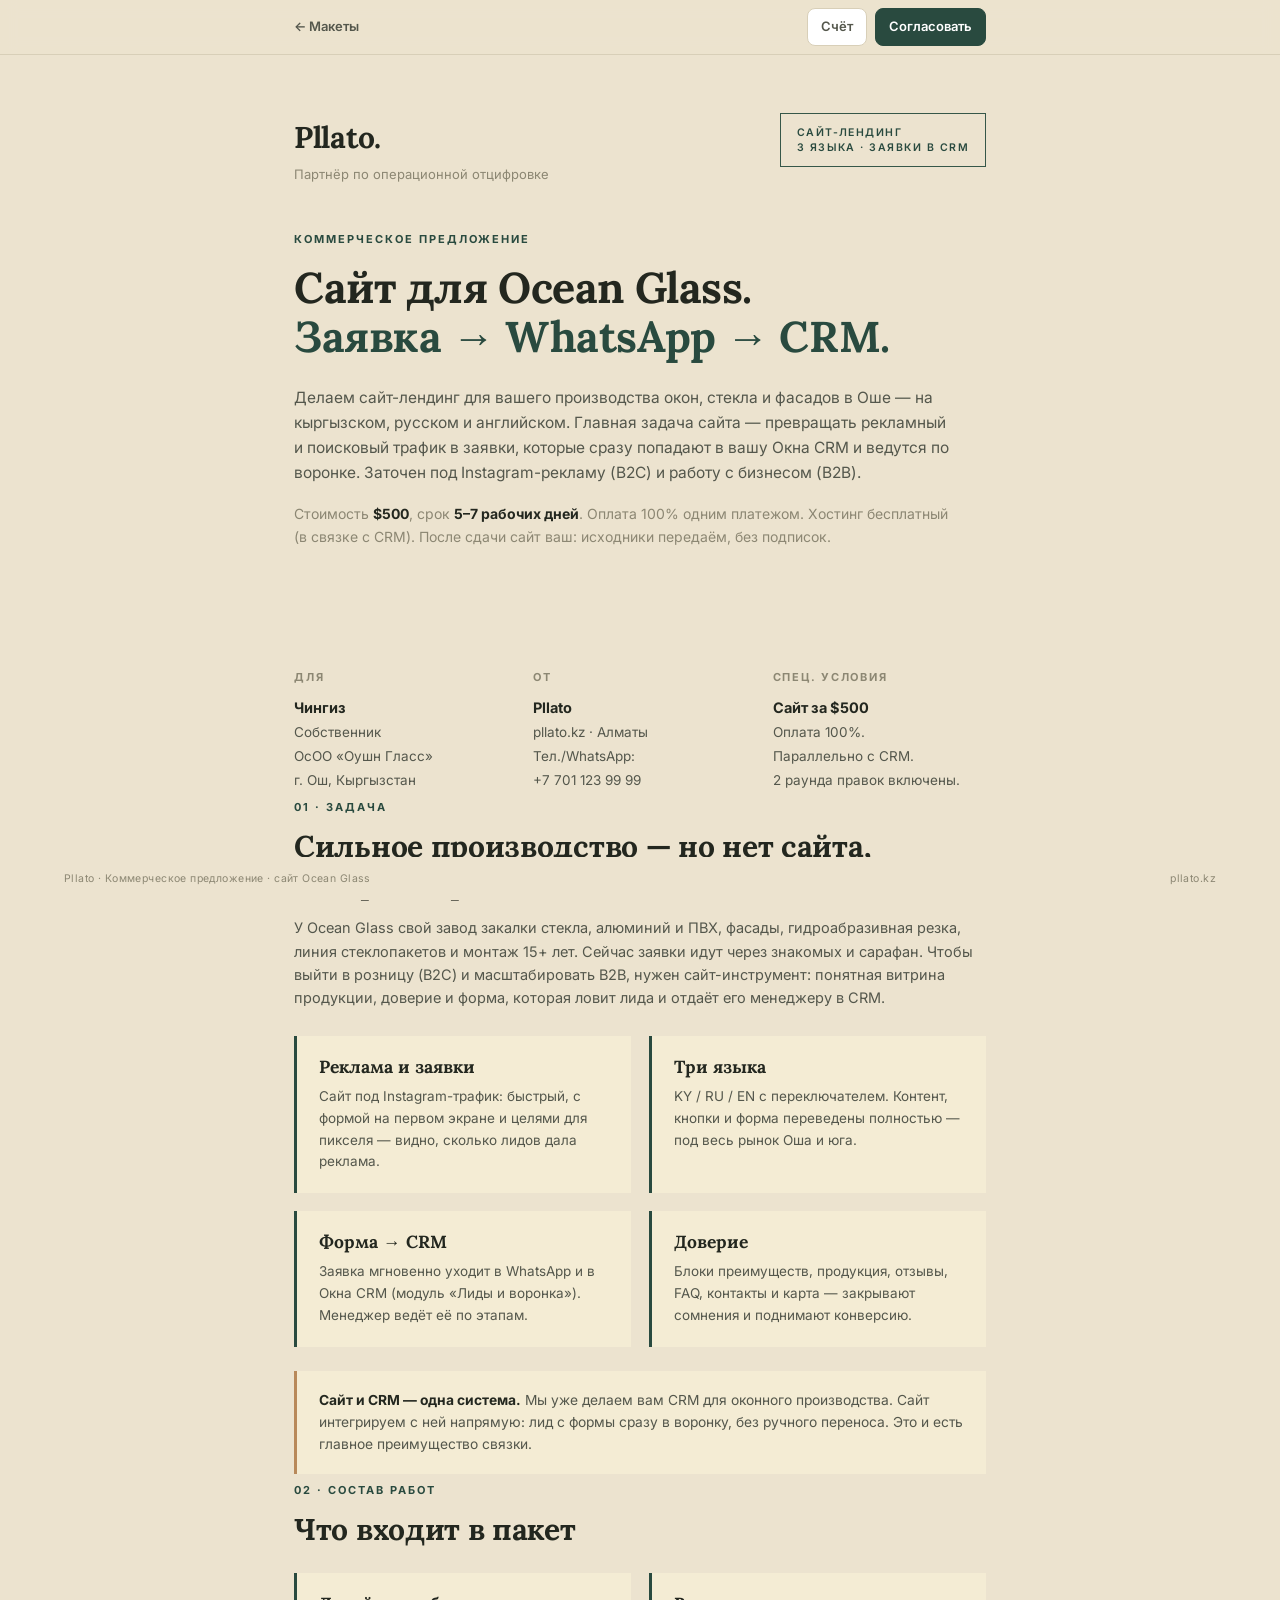
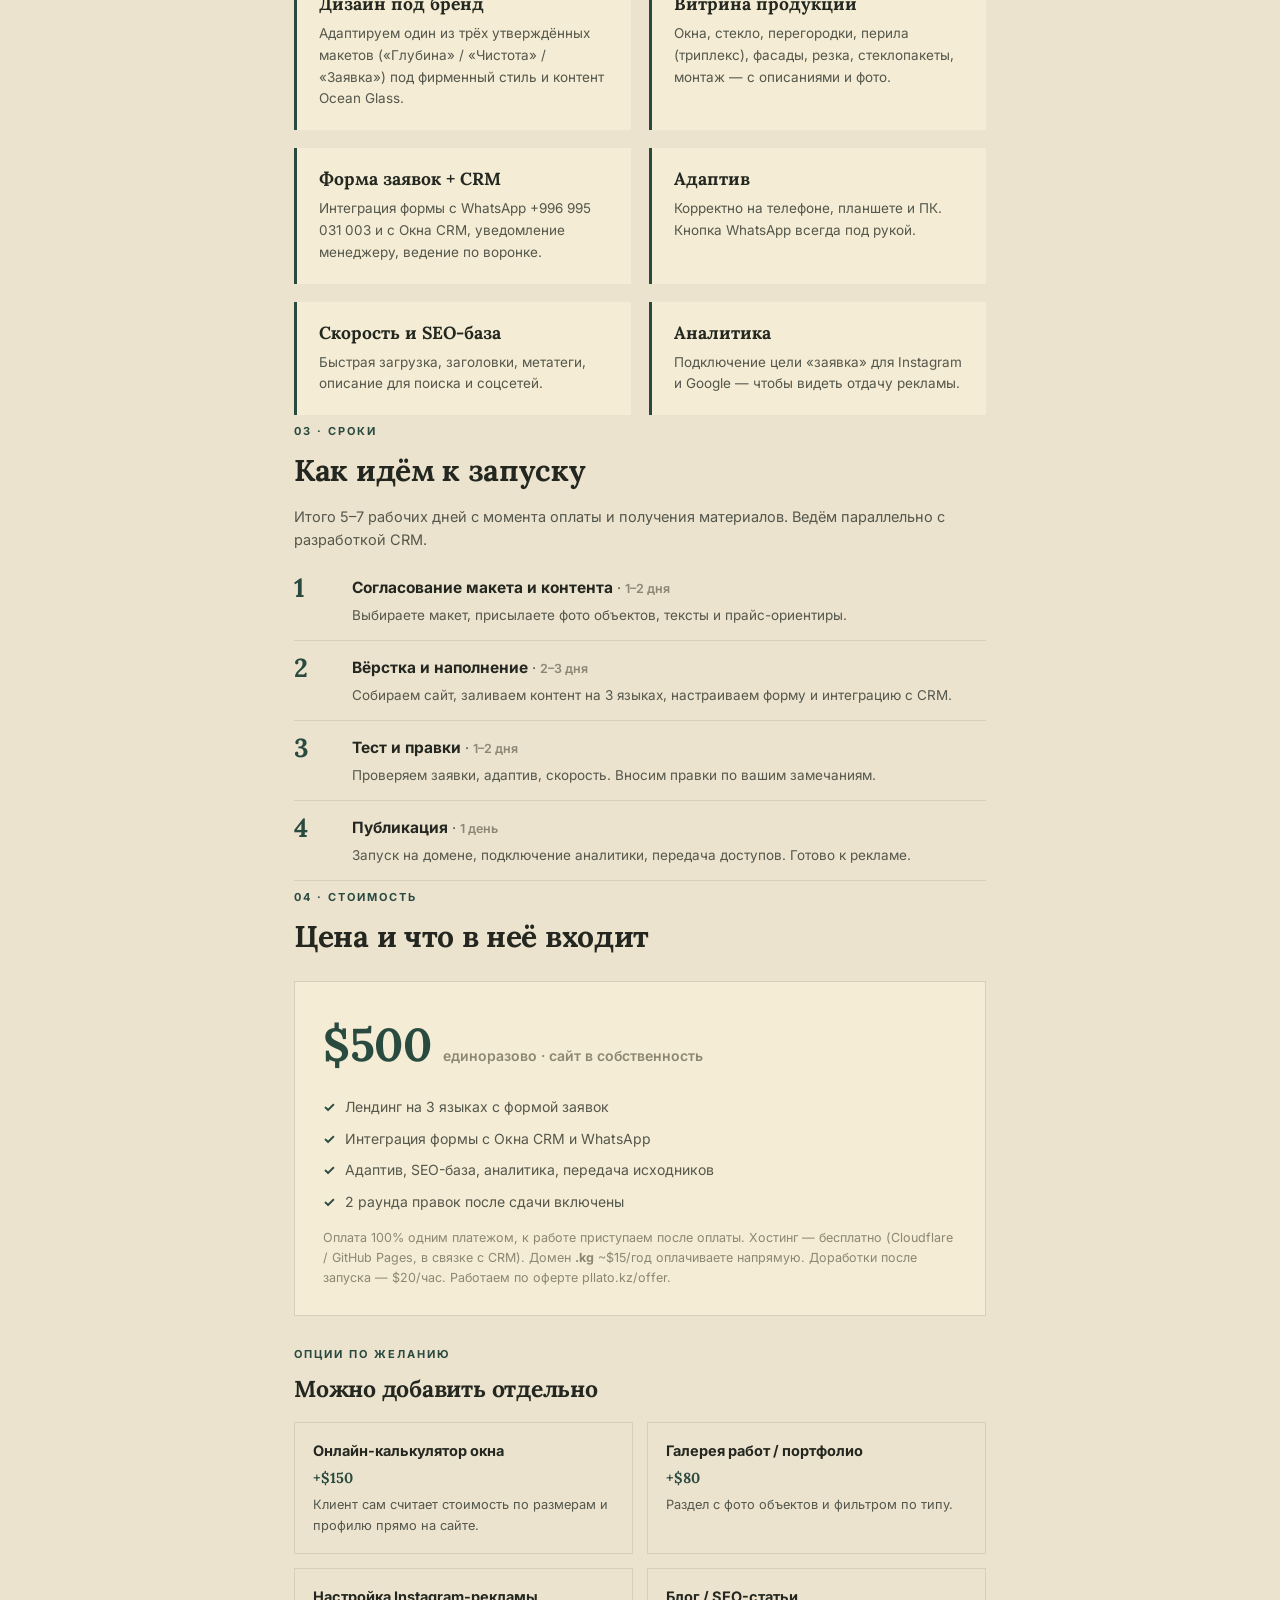
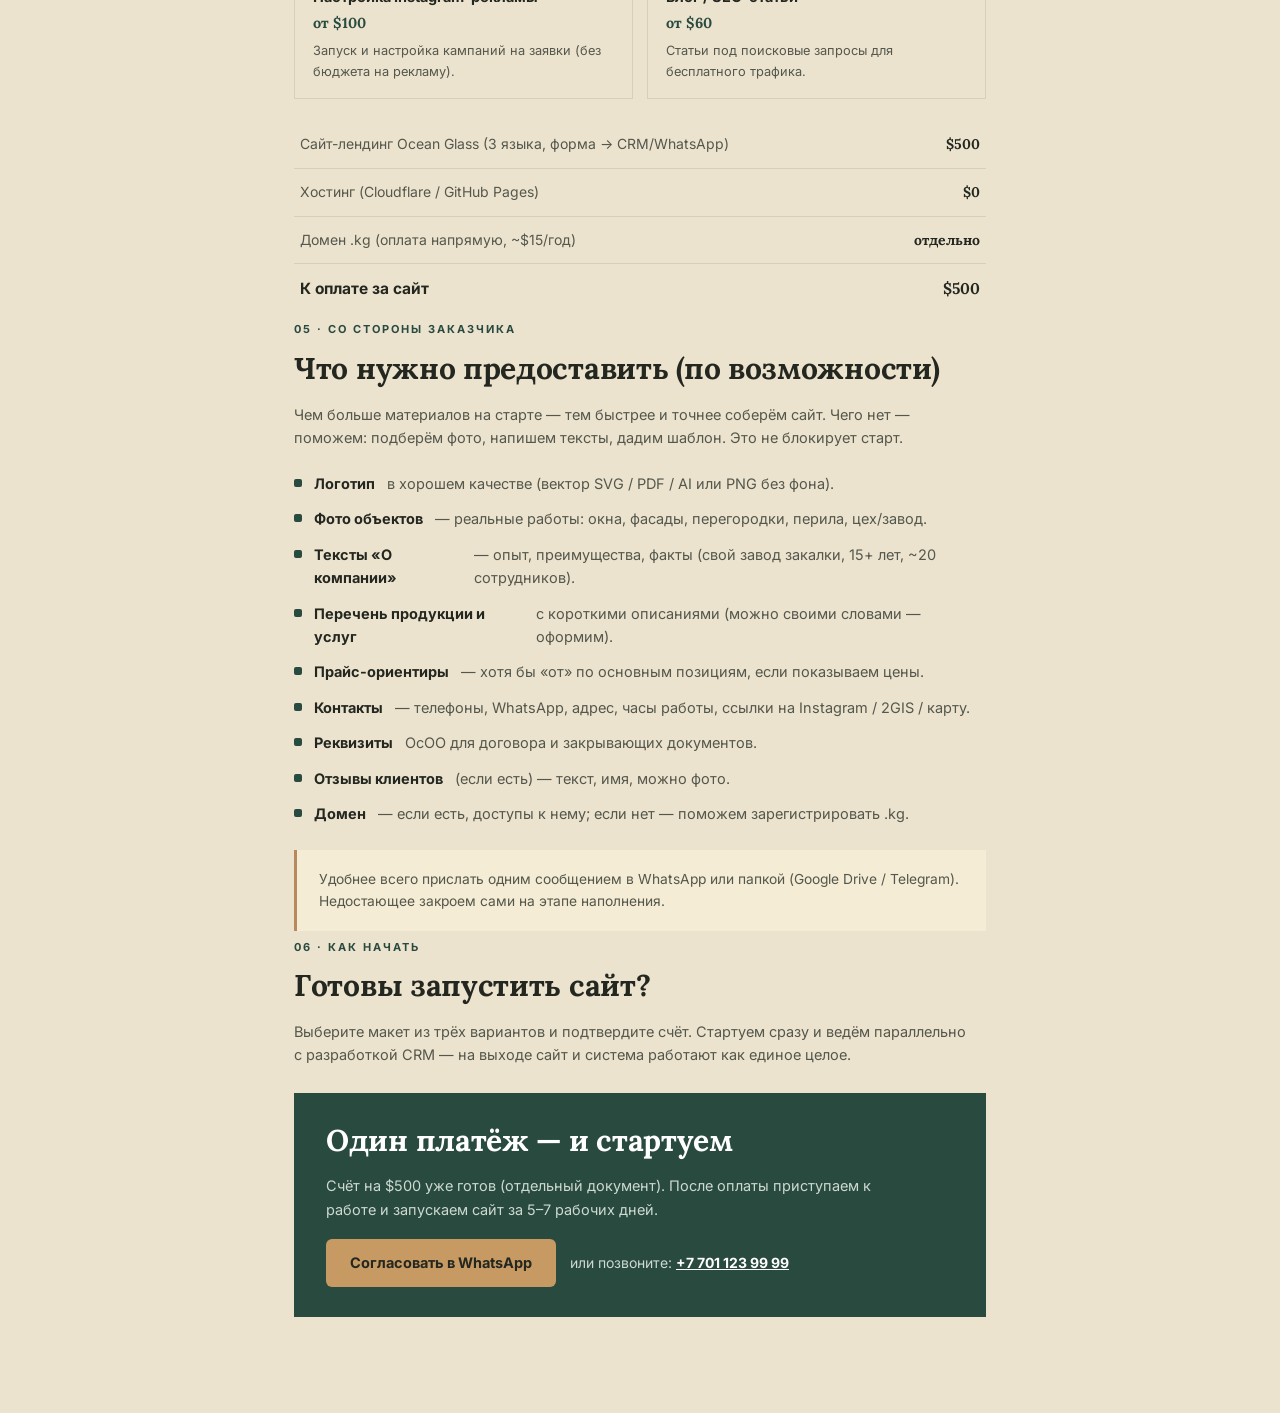
<file: site/kp.html>
<!DOCTYPE html>
<html lang="ru">
<head>
<meta charset="UTF-8">
<meta name="viewport" content="width=device-width, initial-scale=1.0">
<meta name="theme-color" content="#ece3cf">
<title>КП — сайт для Ocean Glass · Pllato</title>
<link rel="preconnect" href="https://fonts.googleapis.com">
<link rel="preconnect" href="https://fonts.gstatic.com" crossorigin>
<link href="https://fonts.googleapis.com/css2?family=Lora:ital,wght@0,500;0,600;0,700;1,500&family=Inter:wght@400;500;600;700&display=swap" rel="stylesheet">
<style>
:root{--paper:#ece3cf;--card:#f4ecd4;--green:#294a3f;--green-t:#365749;--bronze:#b8895a;--gold:#c79a64;--ink:#23271f;--ink2:#54574c;--mut:#8c8773;--line:#d8cfb8}
*{box-sizing:border-box;margin:0;padding:0}
body{font-family:Inter,system-ui,sans-serif;background:var(--paper);color:var(--ink2);line-height:1.62;font-size:14.5px;-webkit-font-smoothing:antialiased}
.serif{font-family:Lora,Georgia,serif}
.wrap{max-width:820px;margin:0 auto;padding:58px 64px 96px}
.g{color:var(--green)}
/* bar (screen only) */
.bar{position:sticky;top:0;z-index:20;background:rgba(236,227,207,.92);backdrop-filter:blur(8px);border-bottom:1px solid var(--line)}
.bar .in{max-width:820px;margin:0 auto;padding:0 64px;display:flex;align-items:center;height:54px;gap:14px}
.bar a{font-size:13px;font-weight:600;text-decoration:none;color:var(--ink2)}
.bar .sp{margin-left:auto;display:flex;gap:8px}
.bar .sp a{padding:7px 13px;border-radius:8px;border:1px solid var(--line);background:#fff}
.bar .sp a.c{background:var(--green);color:#fff;border-color:var(--green)}
/* head */
.top{display:flex;align-items:flex-start;gap:16px;flex-wrap:wrap}
.wm{font-family:Lora,serif;font-weight:700;font-size:30px;letter-spacing:-.01em;color:var(--ink)}
.top .ttag{font-size:13px;color:var(--mut);margin-top:2px}
.badge{margin-left:auto;border:1px solid var(--green-t);color:var(--green);padding:11px 16px;font-size:10.5px;font-weight:600;letter-spacing:.14em;line-height:1.45;text-align:left}
.kic{color:var(--green);font-weight:700;font-size:11px;letter-spacing:.18em;text-transform:uppercase;margin-top:46px}
h1{font-family:Lora,serif;font-weight:700;font-size:43px;line-height:1.12;letter-spacing:-.01em;color:var(--ink);margin:16px 0 0}
.lead{font-size:15.5px;color:var(--ink2);margin-top:24px;max-width:660px}
.lead.sm{font-size:14px;color:var(--mut);margin-top:18px}
.lead b{color:var(--ink)}
/* meta footer columns on cover */
.cols{display:grid;grid-template-columns:repeat(3,1fr);gap:26px;margin-top:120px;padding-top:0}
.cols .cl{font-size:11px;font-weight:700;letter-spacing:.16em;text-transform:uppercase;color:var(--mut)}
.cols .nm{font-weight:700;color:var(--ink);margin-top:10px;font-size:14.5px}
.cols p{font-size:13.5px;color:var(--ink2);margin-top:2px}
/* sections */
section{break-before:page;padding-top:8px}
.snum{color:var(--green);font-weight:700;font-size:11px;letter-spacing:.18em;text-transform:uppercase}
h2{font-family:Lora,serif;font-weight:700;font-size:30px;line-height:1.18;color:var(--ink);margin:12px 0 16px;letter-spacing:-.01em}
section>p{max-width:680px}
/* cards grid */
.grid{display:grid;grid-template-columns:1fr 1fr;gap:18px;margin-top:26px}
.cd{background:var(--card);border-left:3px solid var(--green);padding:20px 22px}
.cd.br{border-left-color:var(--bronze)}
.cd h3{font-family:Lora,serif;font-weight:700;font-size:17.5px;color:var(--ink);line-height:1.25}
.cd p{font-size:13.5px;color:var(--ink2);margin-top:8px}
.callout{background:var(--card);border-left:3px solid var(--bronze);padding:18px 22px;margin-top:24px;font-size:13.8px;color:var(--ink2)}
.callout b{color:var(--ink)}
/* checklist / lists */
ul.ck{list-style:none;margin:22px 0 0;display:grid;gap:12px}
ul.ck li{display:flex;gap:12px;font-size:14.5px;color:var(--ink2)}
ul.ck li::before{content:"";flex:none;width:8px;height:8px;margin-top:7px;background:var(--green);border-radius:2px}
ul.ck li b{color:var(--ink)}
/* steps */
.steps{display:grid;gap:14px;margin-top:24px}
.st{display:flex;gap:18px;align-items:flex-start;border-bottom:1px solid var(--line);padding-bottom:14px}
.st .n{font-family:Lora,serif;font-weight:700;font-size:26px;color:var(--green);flex:none;width:40px;line-height:1}
.st b{color:var(--ink);font-size:15.5px}
.st .dur{color:var(--mut);font-weight:600;font-size:12.5px}
.st p{font-size:13.5px;margin-top:4px}
/* price */
.priceblock{margin-top:26px;border:1px solid var(--line);background:var(--card);padding:26px 28px}
.priceblock .pv{font-family:Lora,serif;font-weight:700;font-size:46px;color:var(--green);letter-spacing:-.01em}
.priceblock .pv small{font-family:Inter;font-size:14px;font-weight:600;color:var(--mut);letter-spacing:0}
.priceblock ul{list-style:none;margin-top:14px;display:grid;gap:9px}
.priceblock li{display:flex;gap:10px;font-size:14px;color:var(--ink2)}
.priceblock li::before{content:"✓";color:var(--green);font-weight:700;flex:none}
.term{margin-top:14px;font-size:12.5px;color:var(--mut)}
.opt{display:grid;grid-template-columns:1fr 1fr;gap:14px;margin-top:20px}
.opt .o{border:1px solid var(--line);padding:16px 18px}
.opt .o .t{font-weight:700;color:var(--ink);font-size:14.5px}
.opt .o .pr{color:var(--green);font-weight:700;margin-top:3px;font-family:Lora,serif}
.opt .o p{font-size:12.8px;margin-top:6px}
/* cta */
.cta{background:var(--green);color:#f4ecd4;padding:30px 32px;margin-top:26px}
.cta h2{color:#fff;margin-top:0}
.cta p{color:#cdd9d1;max-width:560px}
.cta .row{margin-top:18px;display:flex;gap:14px;align-items:center;flex-wrap:wrap}
.cta a.btn{background:var(--gold);color:#23271f;font-weight:700;padding:12px 24px;text-decoration:none;border-radius:6px}
.cta .ph{color:#cdd9d1;font-size:14px}
.cta .ph a{color:#fff}
table.q{width:100%;border-collapse:collapse;margin-top:22px;font-size:14px}
table.q td{padding:12px 6px;border-bottom:1px solid var(--line);color:var(--ink2)}
table.q td.r{text-align:right;font-weight:700;color:var(--ink);white-space:nowrap;font-family:Lora,serif}
table.q tr:last-child td{border-bottom:0;font-weight:700;color:var(--ink);font-size:15.5px}
/* running footer */
.runfoot{position:fixed;left:0;right:0;bottom:0;display:flex;justify-content:space-between;padding:13px 64px;font-size:10.5px;letter-spacing:.04em;color:var(--mut);background:var(--paper)}
.runfoot .r{max-width:820px}
@media(max-width:680px){.wrap{padding:40px 22px 80px}.bar .in{padding:0 22px}.grid,.opt,.cols{grid-template-columns:1fr}h1{font-size:32px}h2{font-size:25px}.runfoot{padding:12px 22px}}
@media print{.bar{display:none}*{-webkit-print-color-adjust:exact;print-color-adjust:exact}@page{size:A4;margin:0}.wrap{padding:54px 60px 92px}.runfoot{padding:13px 60px}}
</style>
</head>
<body>
<div class="bar"><div class="in">
  <a href="index.html">← Макеты</a>
  <div class="sp"><a href="schet.html">Счёт</a><a class="c" href="https://wa.me/77011239999" target="_blank">Согласовать</a></div>
</div></div>

<div class="wrap">

  <!-- COVER -->
  <div class="top">
    <div>
      <div class="wm">Pllato.</div>
      <div class="ttag">Партнёр по операционной отцифровке</div>
    </div>
    <div class="badge">САЙТ-ЛЕНДИНГ<br>3 ЯЗЫКА · ЗАЯВКИ В CRM</div>
  </div>

  <div class="kic">Коммерческое предложение</div>
  <h1 class="serif">Сайт для Ocean Glass.<br><span class="g">Заявка → WhatsApp → CRM.</span></h1>
  <p class="lead">Делаем сайт-лендинг для вашего производства окон, стекла и фасадов в Оше — на кыргызском, русском и английском. Главная задача сайта — превращать рекламный и поисковый трафик в заявки, которые сразу попадают в вашу Окна CRM и ведутся по воронке. Заточен под Instagram-рекламу (B2C) и работу с бизнесом (B2B).</p>
  <p class="lead sm">Стоимость <b>$500</b>, срок <b>5–7 рабочих дней</b>. Оплата 100% одним платежом. Хостинг бесплатный (в связке с CRM). После сдачи сайт ваш: исходники передаём, без подписок.</p>

  <div class="cols">
    <div><div class="cl">Для</div><div class="nm">Чингиз</div><p>Собственник</p><p>ОсОО «Оушн Гласс»</p><p>г. Ош, Кыргызстан</p></div>
    <div><div class="cl">От</div><div class="nm">Pllato</div><p>pllato.kz · Алматы</p><p>Тел./WhatsApp:</p><p>+7 701 123 99 99</p></div>
    <div><div class="cl">Спец. условия</div><div class="nm">Сайт за $500</div><p>Оплата 100%.</p><p>Параллельно с CRM.</p><p>2 раунда правок включены.</p></div>
  </div>

  <!-- 01 ЗАДАЧА -->
  <section>
    <div class="snum">01 · Задача</div>
    <h2 class="serif">Сильное производство — но нет сайта, который приводит заявки</h2>
    <p>У Ocean Glass свой завод закалки стекла, алюминий и ПВХ, фасады, гидроабразивная резка, линия стеклопакетов и монтаж 15+ лет. Сейчас заявки идут через знакомых и сарафан. Чтобы выйти в розницу (B2C) и масштабировать B2B, нужен сайт-инструмент: понятная витрина продукции, доверие и форма, которая ловит лида и отдаёт его менеджеру в CRM.</p>
    <div class="grid">
      <div class="cd"><h3>Реклама и заявки</h3><p>Сайт под Instagram-трафик: быстрый, с формой на первом экране и целями для пикселя — видно, сколько лидов дала реклама.</p></div>
      <div class="cd"><h3>Три языка</h3><p>KY / RU / EN с переключателем. Контент, кнопки и форма переведены полностью — под весь рынок Оша и юга.</p></div>
      <div class="cd"><h3>Форма → CRM</h3><p>Заявка мгновенно уходит в WhatsApp и в Окна CRM (модуль «Лиды и воронка»). Менеджер ведёт её по этапам.</p></div>
      <div class="cd"><h3>Доверие</h3><p>Блоки преимуществ, продукция, отзывы, FAQ, контакты и карта — закрывают сомнения и поднимают конверсию.</p></div>
    </div>
    <div class="callout"><b>Сайт и CRM — одна система.</b> Мы уже делаем вам CRM для оконного производства. Сайт интегрируем с ней напрямую: лид с формы сразу в воронку, без ручного переноса. Это и есть главное преимущество связки.</div>
  </section>

  <!-- 02 ЧТО ВХОДИТ -->
  <section>
    <div class="snum">02 · Состав работ</div>
    <h2 class="serif">Что входит в пакет</h2>
    <div class="grid">
      <div class="cd"><h3>Дизайн под бренд</h3><p>Адаптируем один из трёх утверждённых макетов («Глубина» / «Чистота» / «Заявка») под фирменный стиль и контент Ocean Glass.</p></div>
      <div class="cd"><h3>Витрина продукции</h3><p>Окна, стекло, перегородки, перила (триплекс), фасады, резка, стеклопакеты, монтаж — с описаниями и фото.</p></div>
      <div class="cd"><h3>Форма заявок + CRM</h3><p>Интеграция формы с WhatsApp +996 995 031 003 и с Окна CRM, уведомление менеджеру, ведение по воронке.</p></div>
      <div class="cd"><h3>Адаптив</h3><p>Корректно на телефоне, планшете и ПК. Кнопка WhatsApp всегда под рукой.</p></div>
      <div class="cd"><h3>Скорость и SEO-база</h3><p>Быстрая загрузка, заголовки, метатеги, описание для поиска и соцсетей.</p></div>
      <div class="cd"><h3>Аналитика</h3><p>Подключение цели «заявка» для Instagram и Google — чтобы видеть отдачу рекламы.</p></div>
    </div>
  </section>

  <!-- 03 СРОКИ -->
  <section>
    <div class="snum">03 · Сроки</div>
    <h2 class="serif">Как идём к запуску</h2>
    <p>Итого 5–7 рабочих дней с момента оплаты и получения материалов. Ведём параллельно с разработкой CRM.</p>
    <div class="steps">
      <div class="st"><div class="n serif">1</div><div><b>Согласование макета и контента</b> · <span class="dur">1–2 дня</span><p>Выбираете макет, присылаете фото объектов, тексты и прайс-ориентиры.</p></div></div>
      <div class="st"><div class="n serif">2</div><div><b>Вёрстка и наполнение</b> · <span class="dur">2–3 дня</span><p>Собираем сайт, заливаем контент на 3 языках, настраиваем форму и интеграцию с CRM.</p></div></div>
      <div class="st"><div class="n serif">3</div><div><b>Тест и правки</b> · <span class="dur">1–2 дня</span><p>Проверяем заявки, адаптив, скорость. Вносим правки по вашим замечаниям.</p></div></div>
      <div class="st"><div class="n serif">4</div><div><b>Публикация</b> · <span class="dur">1 день</span><p>Запуск на домене, подключение аналитики, передача доступов. Готово к рекламе.</p></div></div>
    </div>
  </section>

  <!-- 04 СТОИМОСТЬ -->
  <section>
    <div class="snum">04 · Стоимость</div>
    <h2 class="serif">Цена и что в неё входит</h2>
    <div class="priceblock">
      <div class="pv">$500 <small>единоразово · сайт в собственность</small></div>
      <ul>
        <li>Лендинг на 3 языках с формой заявок</li>
        <li>Интеграция формы с Окна CRM и WhatsApp</li>
        <li>Адаптив, SEO-база, аналитика, передача исходников</li>
        <li>2 раунда правок после сдачи включены</li>
      </ul>
      <div class="term">Оплата 100% одним платежом, к работе приступаем после оплаты. Хостинг — бесплатно (Cloudflare / GitHub Pages, в связке с CRM). Домен <b>.kg</b> ~$15/год оплачиваете напрямую. Доработки после запуска — $20/час. Работаем по оферте pllato.kz/offer.</div>
    </div>

    <div class="snum" style="margin-top:30px">Опции по желанию</div>
    <h2 class="serif" style="font-size:23px">Можно добавить отдельно</h2>
    <div class="opt">
      <div class="o"><div class="t">Онлайн-калькулятор окна</div><div class="pr">+$150</div><p>Клиент сам считает стоимость по размерам и профилю прямо на сайте.</p></div>
      <div class="o"><div class="t">Галерея работ / портфолио</div><div class="pr">+$80</div><p>Раздел с фото объектов и фильтром по типу.</p></div>
      <div class="o"><div class="t">Настройка Instagram-рекламы</div><div class="pr">от $100</div><p>Запуск и настройка кампаний на заявки (без бюджета на рекламу).</p></div>
      <div class="o"><div class="t">Блог / SEO-статьи</div><div class="pr">от $60</div><p>Статьи под поисковые запросы для бесплатного трафика.</p></div>
    </div>

    <table class="q">
      <tr><td>Сайт-лендинг Ocean Glass (3 языка, форма → CRM/WhatsApp)</td><td class="r">$500</td></tr>
      <tr><td>Хостинг (Cloudflare / GitHub Pages)</td><td class="r">$0</td></tr>
      <tr><td>Домен .kg (оплата напрямую, ~$15/год)</td><td class="r">отдельно</td></tr>
      <tr><td>К оплате за сайт</td><td class="r">$500</td></tr>
    </table>
  </section>

  <!-- 05 ОТ ЗАКАЗЧИКА -->
  <section>
    <div class="snum">05 · Со стороны заказчика</div>
    <h2 class="serif">Что нужно предоставить (по возможности)</h2>
    <p>Чем больше материалов на старте — тем быстрее и точнее соберём сайт. Чего нет — поможем: подберём фото, напишем тексты, дадим шаблон. Это не блокирует старт.</p>
    <ul class="ck">
      <li><b>Логотип</b> в хорошем качестве (вектор SVG / PDF / AI или PNG без фона).</li>
      <li><b>Фото объектов</b> — реальные работы: окна, фасады, перегородки, перила, цех/завод.</li>
      <li><b>Тексты «О компании»</b> — опыт, преимущества, факты (свой завод закалки, 15+ лет, ~20 сотрудников).</li>
      <li><b>Перечень продукции и услуг</b> с короткими описаниями (можно своими словами — оформим).</li>
      <li><b>Прайс-ориентиры</b> — хотя бы «от» по основным позициям, если показываем цены.</li>
      <li><b>Контакты</b> — телефоны, WhatsApp, адрес, часы работы, ссылки на Instagram / 2GIS / карту.</li>
      <li><b>Реквизиты</b> ОсОО для договора и закрывающих документов.</li>
      <li><b>Отзывы клиентов</b> (если есть) — текст, имя, можно фото.</li>
      <li><b>Домен</b> — если есть, доступы к нему; если нет — поможем зарегистрировать .kg.</li>
    </ul>
    <div class="callout">Удобнее всего прислать одним сообщением в WhatsApp или папкой (Google Drive / Telegram). Недостающее закроем сами на этапе наполнения.</div>
  </section>

  <!-- 06 КАК НАЧАТЬ -->
  <section>
    <div class="snum">06 · Как начать</div>
    <h2 class="serif">Готовы запустить сайт?</h2>
    <p>Выберите макет из трёх вариантов и подтвердите счёт. Стартуем сразу и ведём параллельно с разработкой CRM — на выходе сайт и система работают как единое целое.</p>
    <div class="cta">
      <h2 class="serif">Один платёж — и стартуем</h2>
      <p>Счёт на $500 уже готов (отдельный документ). После оплаты приступаем к работе и запускаем сайт за 5–7 рабочих дней.</p>
      <div class="row">
        <a class="btn" href="https://wa.me/77011239999?text=Здравствуйте!%20По%20сайту%20Ocean%20Glass%20—%20выбрали%20макет,%20давайте%20согласуем" target="_blank">Согласовать в WhatsApp</a>
        <span class="ph">или позвоните: <a href="tel:+77011239999"><b>+7 701 123 99 99</b></a></span>
      </div>
    </div>
  </section>

</div>

<div class="runfoot"><span>Pllato · Коммерческое предложение · сайт Ocean Glass</span><span class="r">pllato.kz</span></div>
</body>
</html>
</file>
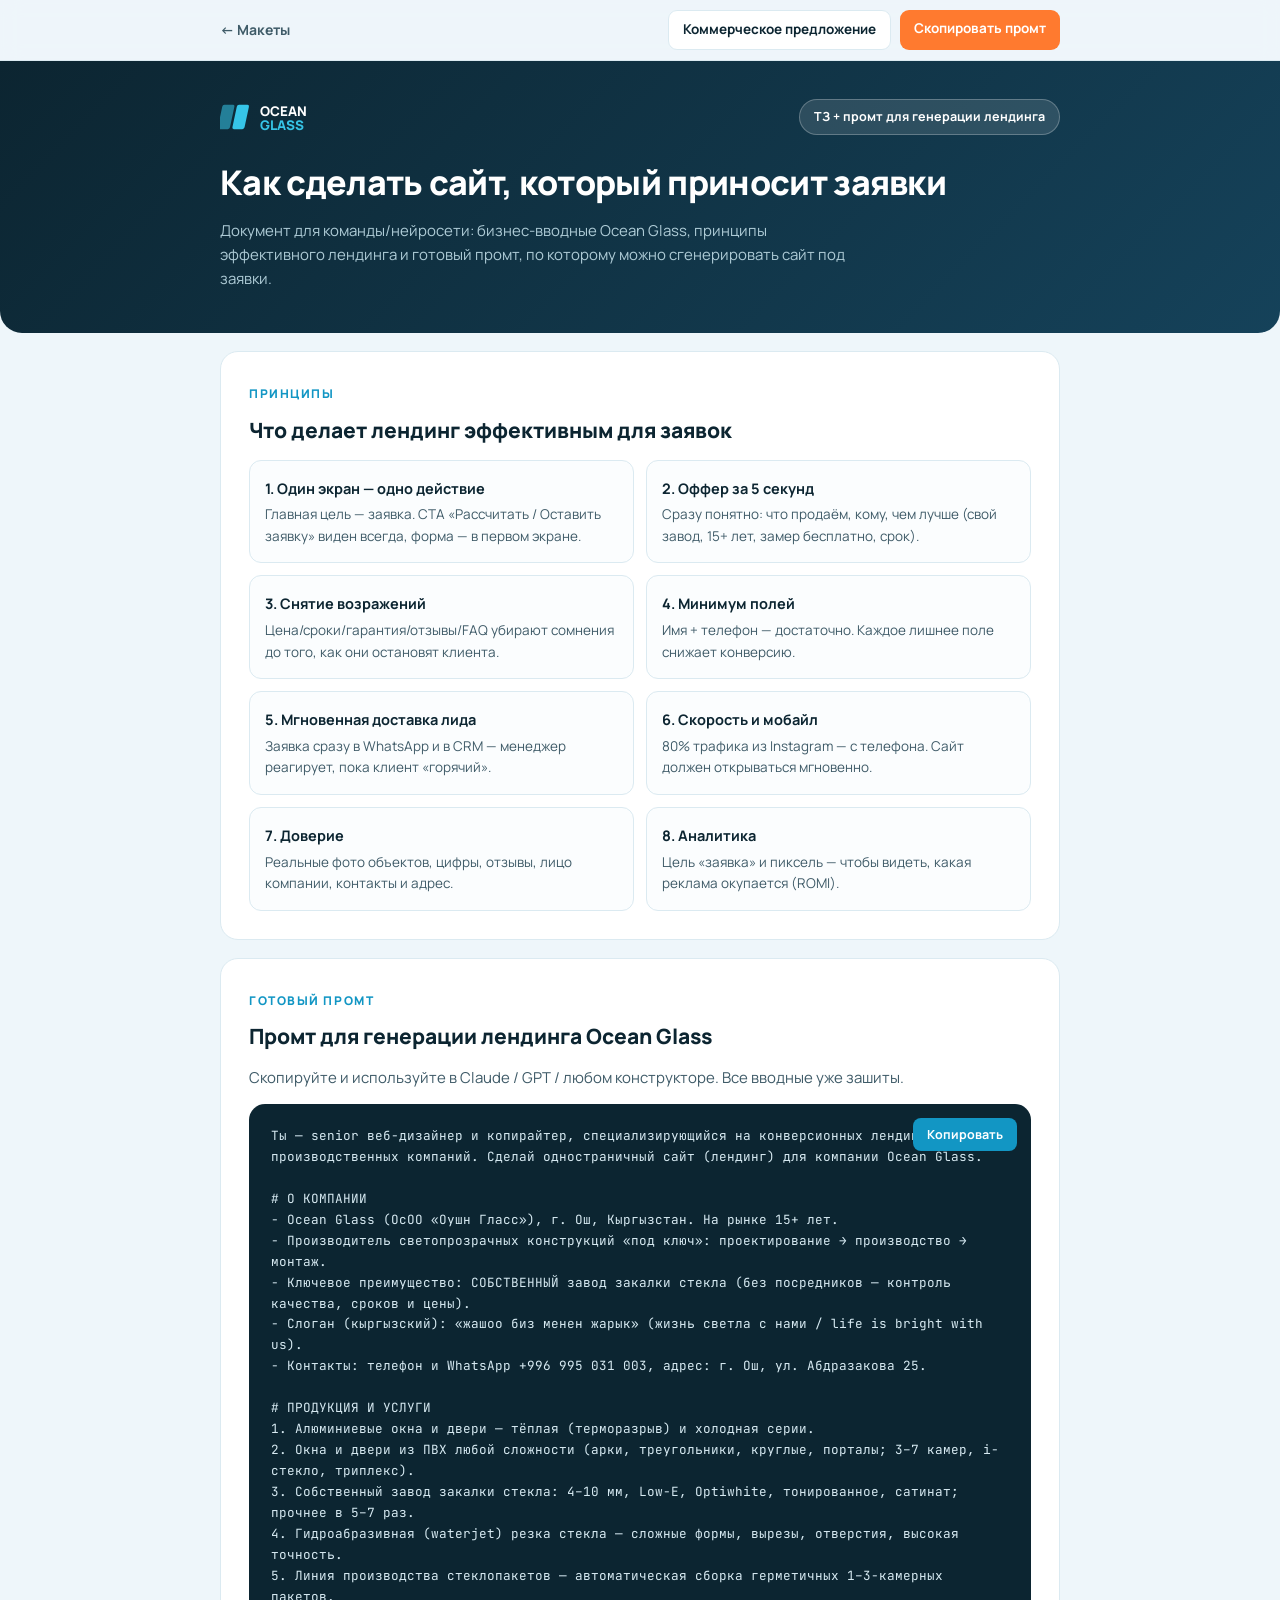
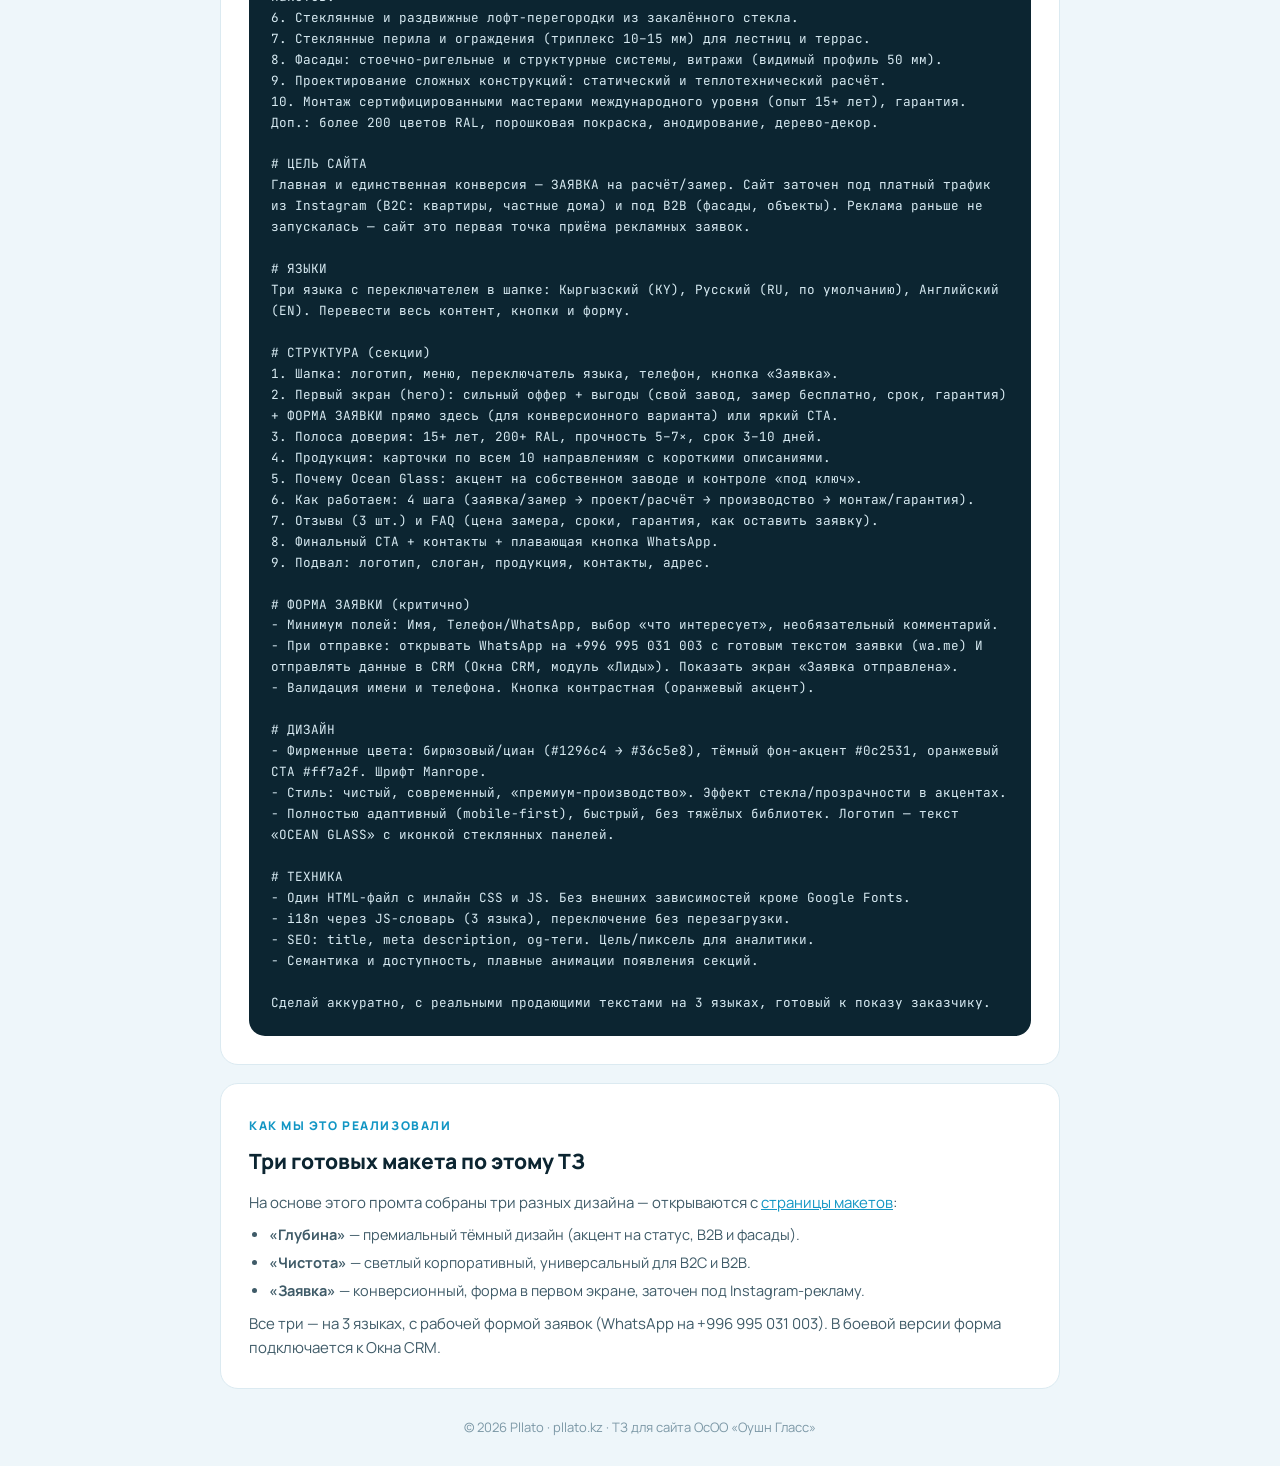
<file: site/prompt.html>
<!DOCTYPE html>
<html lang="ru">
<head>
<meta charset="UTF-8">
<meta name="viewport" content="width=device-width, initial-scale=1.0">
<meta name="theme-color" content="#0c2531">
<title>ТЗ и промт — лендинг Ocean Glass</title>
<link href="https://fonts.googleapis.com/css2?family=Manrope:wght@400;500;600;700;800&family=JetBrains+Mono:wght@400;500&display=swap" rel="stylesheet">
<style>
:root{--brand:#1296c4;--brand-2:#36c5e8;--ink:#0c2531;--ink2:#3f5b68;--mut:#7c98a6;--bg:#eef6fa;--card:#fff;--line:#dbeaf1;--cta:#ff7a2f}
*{box-sizing:border-box;margin:0;padding:0}
body{font-family:Manrope,system-ui,sans-serif;background:var(--bg);color:var(--ink);line-height:1.6}
a{color:var(--brand)}
.page{max-width:880px;margin:0 auto;padding:0 20px}
.bar{position:sticky;top:0;z-index:10;background:rgba(238,246,250,.9);backdrop-filter:blur(10px);border-bottom:1px solid var(--line)}
.bar .page{display:flex;align-items:center;gap:14px;height:60px}
.bar a.back{font-weight:700;font-size:14px;color:var(--ink2);text-decoration:none}
.bar .pr{margin-left:auto;display:flex;gap:9px}
.bar .pr a{font-size:13.5px;font-weight:700;padding:8px 14px;border-radius:9px;text-decoration:none}
.bar .pr .g{background:#fff;border:1px solid var(--line);color:var(--ink)}
.bar .pr .c{background:var(--cta);color:#fff}
header{background:linear-gradient(135deg,var(--ink),#15425a);color:#fff;border-radius:0 0 22px 22px;padding:38px 0 42px}
.htop{display:flex;align-items:center;gap:12px;flex-wrap:wrap}
.htop svg{height:34px}
.htop .tag{margin-left:auto;background:rgba(255,255,255,.12);border:1px solid rgba(255,255,255,.25);padding:7px 14px;border-radius:999px;font-size:12.5px;font-weight:700}
header h1{font-size:clamp(24px,4vw,34px);font-weight:800;letter-spacing:-.02em;margin-top:20px}
header p{color:#aecbd6;margin-top:10px;max-width:640px;font-size:15px}
section{background:var(--card);border:1px solid var(--line);border-radius:18px;padding:28px;margin-top:18px}
.kic{color:var(--brand);font-weight:800;font-size:12px;letter-spacing:.13em;text-transform:uppercase}
h2{font-size:21px;font-weight:800;margin:8px 0 12px}
h3{font-size:16px;font-weight:700;margin:16px 0 6px}
p{color:var(--ink2);font-size:15px}
ul{margin:8px 0 0;padding-left:20px}li{color:var(--ink2);font-size:14.5px;margin-bottom:5px}
.promptbox{position:relative;background:#0c2531;border-radius:16px;padding:22px;margin-top:14px}
.promptbox pre{font-family:'JetBrains Mono',monospace;font-size:12.7px;line-height:1.65;color:#d7eaf2;white-space:pre-wrap;word-break:break-word}
.copy{position:absolute;top:14px;right:14px;background:var(--brand);color:#fff;border:0;border-radius:8px;padding:8px 14px;font-weight:700;font-size:12.5px;cursor:pointer;font-family:inherit}
.copy:hover{background:#0c6f93}
.copied{background:#23a06b!important}
.grid2{display:grid;grid-template-columns:1fr 1fr;gap:12px;margin-top:8px}
.mini{border:1px solid var(--line);border-radius:12px;padding:15px;background:#fbfdfe}
.mini b{font-size:14.5px}.mini p{font-size:13.5px;margin-top:3px}
footer{text-align:center;color:var(--mut);font-size:13px;padding:28px 0}
@media(max-width:620px){.grid2{grid-template-columns:1fr}}
</style>
</head>
<body>
<div class="bar"><div class="page">
  <a class="back" href="index.html">← Макеты</a>
  <div class="pr"><a class="g" href="kp.html">Коммерческое предложение</a><a class="c" href="#prompt">Скопировать промт</a></div>
</div></div>

<header><div class="page">
  <div class="htop">
    <svg viewBox="0 0 240 56"><g transform="skewX(-12)"><rect x="6" y="8" width="20" height="40" rx="3" fill="#36c5e8" opacity=".55"/><rect x="30" y="8" width="20" height="40" rx="3" fill="#36c5e8"/></g><text x="66" y="27" font-family="Manrope" font-weight="800" font-size="22" fill="#fff">OCEAN</text><text x="66" y="49" font-family="Manrope" font-weight="800" font-size="22" fill="#36c5e8">GLASS</text></svg>
    <span class="tag">ТЗ + промт для генерации лендинга</span>
  </div>
  <h1>Как сделать сайт, который приносит заявки</h1>
  <p>Документ для команды/нейросети: бизнес-вводные Ocean Glass, принципы эффективного лендинга и готовый промт, по которому можно сгенерировать сайт под заявки.</p>
</div></header>

<div class="page">

  <section>
    <span class="kic">Принципы</span>
    <h2>Что делает лендинг эффективным для заявок</h2>
    <div class="grid2">
      <div class="mini"><b>1. Один экран — одно действие</b><p>Главная цель — заявка. CTA «Рассчитать / Оставить заявку» виден всегда, форма — в первом экране.</p></div>
      <div class="mini"><b>2. Оффер за 5 секунд</b><p>Сразу понятно: что продаём, кому, чем лучше (свой завод, 15+ лет, замер бесплатно, срок).</p></div>
      <div class="mini"><b>3. Снятие возражений</b><p>Цена/сроки/гарантия/отзывы/FAQ убирают сомнения до того, как они остановят клиента.</p></div>
      <div class="mini"><b>4. Минимум полей</b><p>Имя + телефон — достаточно. Каждое лишнее поле снижает конверсию.</p></div>
      <div class="mini"><b>5. Мгновенная доставка лида</b><p>Заявка сразу в WhatsApp и в CRM — менеджер реагирует, пока клиент «горячий».</p></div>
      <div class="mini"><b>6. Скорость и мобайл</b><p>80% трафика из Instagram — с телефона. Сайт должен открываться мгновенно.</p></div>
      <div class="mini"><b>7. Доверие</b><p>Реальные фото объектов, цифры, отзывы, лицо компании, контакты и адрес.</p></div>
      <div class="mini"><b>8. Аналитика</b><p>Цель «заявка» и пиксель — чтобы видеть, какая реклама окупается (ROMI).</p></div>
    </div>
  </section>

  <section id="prompt">
    <span class="kic">Готовый промт</span>
    <h2>Промт для генерации лендинга Ocean Glass</h2>
    <p>Скопируйте и используйте в Claude / GPT / любом конструкторе. Все вводные уже зашиты.</p>
    <div class="promptbox">
      <button class="copy" onclick="copyPrompt()">Копировать</button>
      <pre id="ptext">Ты — senior веб-дизайнер и копирайтер, специализирующийся на конверсионных лендингах для производственных компаний. Сделай одностраничный сайт (лендинг) для компании Ocean Glass.

# О КОМПАНИИ
- Ocean Glass (ОсОО «Оушн Гласс»), г. Ош, Кыргызстан. На рынке 15+ лет.
- Производитель светопрозрачных конструкций «под ключ»: проектирование → производство → монтаж.
- Ключевое преимущество: СОБСТВЕННЫЙ завод закалки стекла (без посредников — контроль качества, сроков и цены).
- Слоган (кыргызский): «жашоо биз менен жарык» (жизнь светла с нами / life is bright with us).
- Контакты: телефон и WhatsApp +996 995 031 003, адрес: г. Ош, ул. Абдразакова 25.

# ПРОДУКЦИЯ И УСЛУГИ
1. Алюминиевые окна и двери — тёплая (терморазрыв) и холодная серии.
2. Окна и двери из ПВХ любой сложности (арки, треугольники, круглые, порталы; 3–7 камер, i-стекло, триплекс).
3. Собственный завод закалки стекла: 4–10 мм, Low-E, Optiwhite, тонированное, сатинат; прочнее в 5–7 раз.
4. Гидроабразивная (waterjet) резка стекла — сложные формы, вырезы, отверстия, высокая точность.
5. Линия производства стеклопакетов — автоматическая сборка герметичных 1–3-камерных пакетов.
6. Стеклянные и раздвижные лофт-перегородки из закалённого стекла.
7. Стеклянные перила и ограждения (триплекс 10–15 мм) для лестниц и террас.
8. Фасады: стоечно-ригельные и структурные системы, витражи (видимый профиль 50 мм).
9. Проектирование сложных конструкций: статический и теплотехнический расчёт.
10. Монтаж сертифицированными мастерами международного уровня (опыт 15+ лет), гарантия.
Доп.: более 200 цветов RAL, порошковая покраска, анодирование, дерево-декор.

# ЦЕЛЬ САЙТА
Главная и единственная конверсия — ЗАЯВКА на расчёт/замер. Сайт заточен под платный трафик из Instagram (B2C: квартиры, частные дома) и под B2B (фасады, объекты). Реклама раньше не запускалась — сайт это первая точка приёма рекламных заявок.

# ЯЗЫКИ
Три языка с переключателем в шапке: Кыргызский (KY), Русский (RU, по умолчанию), Английский (EN). Перевести весь контент, кнопки и форму.

# СТРУКТУРА (секции)
1. Шапка: логотип, меню, переключатель языка, телефон, кнопка «Заявка».
2. Первый экран (hero): сильный оффер + выгоды (свой завод, замер бесплатно, срок, гарантия) + ФОРМА ЗАЯВКИ прямо здесь (для конверсионного варианта) или яркий CTA.
3. Полоса доверия: 15+ лет, 200+ RAL, прочность 5–7×, срок 3–10 дней.
4. Продукция: карточки по всем 10 направлениям с короткими описаниями.
5. Почему Ocean Glass: акцент на собственном заводе и контроле «под ключ».
6. Как работаем: 4 шага (заявка/замер → проект/расчёт → производство → монтаж/гарантия).
7. Отзывы (3 шт.) и FAQ (цена замера, сроки, гарантия, как оставить заявку).
8. Финальный CTA + контакты + плавающая кнопка WhatsApp.
9. Подвал: логотип, слоган, продукция, контакты, адрес.

# ФОРМА ЗАЯВКИ (критично)
- Минимум полей: Имя, Телефон/WhatsApp, выбор «что интересует», необязательный комментарий.
- При отправке: открывать WhatsApp на +996 995 031 003 с готовым текстом заявки (wa.me) И отправлять данные в CRM (Окна CRM, модуль «Лиды»). Показать экран «Заявка отправлена».
- Валидация имени и телефона. Кнопка контрастная (оранжевый акцент).

# ДИЗАЙН
- Фирменные цвета: бирюзовый/циан (#1296c4 → #36c5e8), тёмный фон-акцент #0c2531, оранжевый CTA #ff7a2f. Шрифт Manrope.
- Стиль: чистый, современный, «премиум-производство». Эффект стекла/прозрачности в акцентах.
- Полностью адаптивный (mobile-first), быстрый, без тяжёлых библиотек. Логотип — текст «OCEAN GLASS» с иконкой стеклянных панелей.

# ТЕХНИКА
- Один HTML-файл с инлайн CSS и JS. Без внешних зависимостей кроме Google Fonts.
- i18n через JS-словарь (3 языка), переключение без перезагрузки.
- SEO: title, meta description, og-теги. Цель/пиксель для аналитики.
- Семантика и доступность, плавные анимации появления секций.

Сделай аккуратно, с реальными продающими текстами на 3 языках, готовый к показу заказчику.</pre>
    </div>
  </section>

  <section>
    <span class="kic">Как мы это реализовали</span>
    <h2>Три готовых макета по этому ТЗ</h2>
    <p>На основе этого промта собраны три разных дизайна — открываются с <a href="index.html">страницы макетов</a>:</p>
    <ul>
      <li><b>«Глубина»</b> — премиальный тёмный дизайн (акцент на статус, B2B и фасады).</li>
      <li><b>«Чистота»</b> — светлый корпоративный, универсальный для B2C и B2B.</li>
      <li><b>«Заявка»</b> — конверсионный, форма в первом экране, заточен под Instagram-рекламу.</li>
    </ul>
    <p style="margin-top:10px">Все три — на 3 языках, с рабочей формой заявок (WhatsApp на +996 995 031 003). В боевой версии форма подключается к Окна CRM.</p>
  </section>

</div>

<footer>© 2026 Pllato · pllato.kz · ТЗ для сайта ОсОО «Оушн Гласс»</footer>

<script>
function copyPrompt(){
  const t=document.getElementById('ptext').innerText;
  navigator.clipboard.writeText(t).then(()=>{
    const b=document.querySelector('.copy');b.textContent='Скопировано ✓';b.classList.add('copied');
    setTimeout(()=>{b.textContent='Копировать';b.classList.remove('copied')},1800);
  });
}
</script>
</body>
</html>
</file>
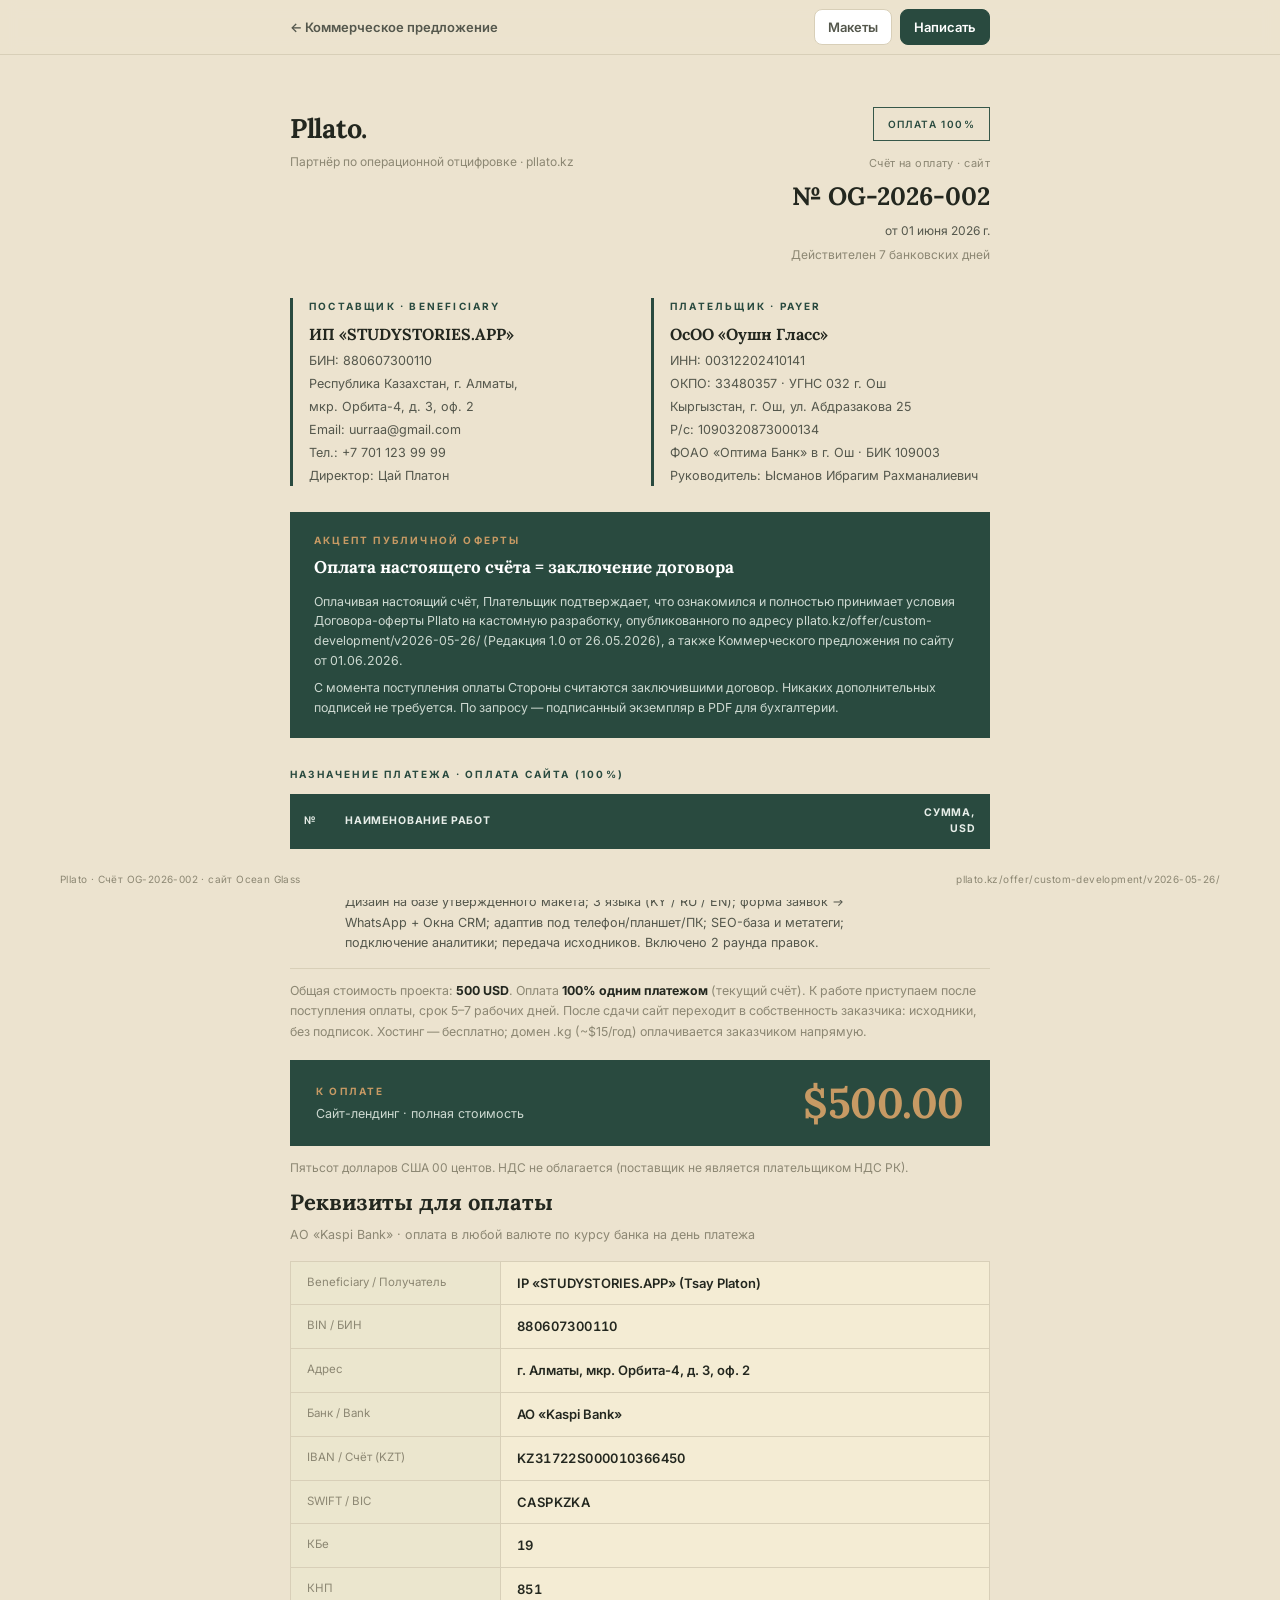
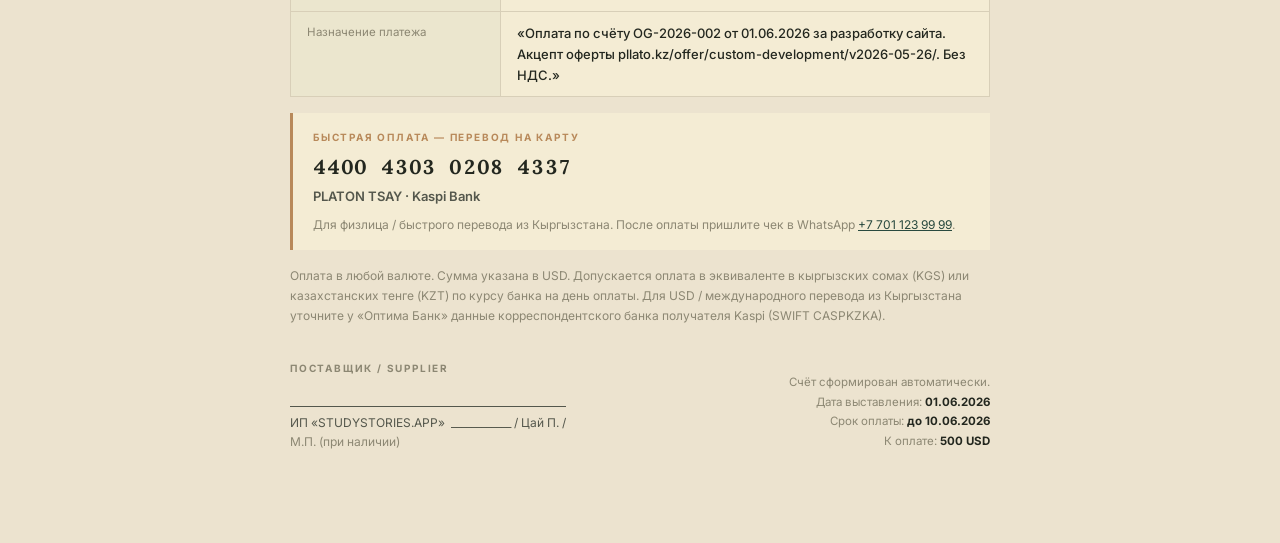
<file: site/schet.html>
<!DOCTYPE html>
<html lang="ru">
<head>
<meta charset="UTF-8">
<meta name="viewport" content="width=device-width, initial-scale=1.0">
<meta name="theme-color" content="#ece3cf">
<title>Счёт на оплату OG-2026-002 — сайт Ocean Glass · Pllato</title>
<link rel="preconnect" href="https://fonts.googleapis.com">
<link rel="preconnect" href="https://fonts.gstatic.com" crossorigin>
<link href="https://fonts.googleapis.com/css2?family=Lora:wght@500;600;700&family=Inter:wght@400;500;600;700&display=swap" rel="stylesheet">
<style>
:root{--paper:#ece3cf;--card:#f4ecd4;--green:#294a3f;--green-t:#365749;--bronze:#b8895a;--gold:#c79a64;--ink:#23271f;--ink2:#54574c;--mut:#8c8773;--line:#d8cfb8}
*{box-sizing:border-box;margin:0;padding:0}
body{font-family:Inter,system-ui,sans-serif;background:var(--paper);color:var(--ink2);line-height:1.6;font-size:13.5px;-webkit-font-smoothing:antialiased}
.serif{font-family:Lora,Georgia,serif}
.wrap{max-width:820px;margin:0 auto;padding:52px 60px 92px}
.bar{position:sticky;top:0;z-index:20;background:rgba(236,227,207,.92);backdrop-filter:blur(8px);border-bottom:1px solid var(--line)}
.bar .in{max-width:820px;margin:0 auto;padding:0 60px;display:flex;align-items:center;height:54px;gap:14px}
.bar a{font-size:13px;font-weight:600;text-decoration:none;color:var(--ink2)}
.bar .sp{margin-left:auto;display:flex;gap:8px}
.bar .sp a{padding:7px 13px;border-radius:8px;border:1px solid var(--line);background:#fff}
.bar .sp a.c{background:var(--green);color:#fff;border-color:var(--green)}
/* head */
.top{display:flex;justify-content:space-between;align-items:flex-start;gap:18px;flex-wrap:wrap}
.wm{font-family:Lora,serif;font-weight:700;font-size:27px;letter-spacing:-.01em;color:var(--ink)}
.ttag{font-size:12px;color:var(--mut);margin-top:2px}
.hr-right{text-align:right}
.hbadge{display:inline-block;border:1px solid var(--green-t);color:var(--green);padding:8px 14px;font-size:10px;font-weight:600;letter-spacing:.14em}
.hr-right .lbl{font-size:11px;color:var(--mut);letter-spacing:.04em;margin-top:14px}
.hr-right .num{font-family:Lora,serif;font-weight:700;font-size:25px;color:var(--ink);margin-top:3px}
.hr-right .dt{font-size:12px;color:var(--ink2);margin-top:5px}
.hr-right .dt.m{color:var(--mut)}
/* parties */
.parties{display:grid;grid-template-columns:1fr 1fr;gap:22px;margin-top:34px}
.party{border-left:3px solid var(--green);padding-left:16px}
.party .lb{font-size:10px;font-weight:700;letter-spacing:.22em;color:var(--green);text-transform:uppercase}
.party .nm{font-family:Lora,serif;font-weight:700;font-size:16px;color:var(--ink);margin-top:8px}
.party p{font-size:12.6px;color:var(--ink2);margin-top:3px}
/* green block */
.block{background:var(--green);color:#e7eee9;padding:20px 24px;margin-top:26px}
.block .lb{font-size:10px;font-weight:700;letter-spacing:.22em;color:var(--gold);text-transform:uppercase}
.block h3{font-family:Lora,serif;font-weight:700;font-size:17px;color:#fff;margin:6px 0 10px}
.block p{font-size:12.4px;color:#cdd9d1;margin-top:7px}
.block a{color:#fff}
/* section label */
.slbl{font-size:10px;font-weight:700;letter-spacing:.22em;color:var(--green);text-transform:uppercase;margin-top:28px}
/* items table */
table.it{width:100%;border-collapse:collapse;margin-top:12px}
table.it thead th{background:var(--green);color:#e7eee9;font-size:10.5px;font-weight:700;letter-spacing:.08em;text-transform:uppercase;text-align:left;padding:11px 14px}
table.it thead th.r{text-align:right}
table.it td{padding:15px 14px;border-bottom:1px solid var(--line);vertical-align:top;color:var(--ink2);font-size:12.6px}
table.it td.no{width:34px;color:var(--mut);font-family:Lora,serif;font-size:15px}
table.it td.r{text-align:right;white-space:nowrap;font-family:Lora,serif;font-weight:700;color:var(--ink);font-size:15px}
table.it td .nm{font-family:Lora,serif;font-weight:700;font-size:14.5px;color:var(--ink)}
table.it td .ds{margin-top:5px}
.summary{font-size:12.4px;color:var(--mut);margin-top:12px;line-height:1.65}
.summary b{color:var(--ink)}
/* total band */
.band{background:var(--green);color:#fff;display:flex;justify-content:space-between;align-items:center;padding:22px 26px;margin-top:18px;gap:18px;flex-wrap:wrap}
.band .lb{font-size:10px;font-weight:700;letter-spacing:.22em;color:var(--gold);text-transform:uppercase}
.band .sub{font-size:12.5px;color:#cdd9d1;margin-top:5px}
.band .amt{font-family:Lora,serif;font-weight:700;font-size:42px;color:var(--gold);letter-spacing:-.01em;line-height:1}
.words{font-size:12px;color:var(--mut);margin-top:12px}
/* page 2 requisites */
.p2{break-before:page;padding-top:8px}
.p2 h2{font-family:Lora,serif;font-weight:700;font-size:22px;color:var(--ink);margin-bottom:4px}
.p2 .h2sub{font-size:12.5px;color:var(--mut);margin-bottom:16px}
.req{border:1px solid var(--line);background:var(--card)}
.req .row{display:flex;border-bottom:1px solid var(--line)}
.req .row:last-child{border-bottom:0}
.req .k{width:210px;flex:none;padding:11px 16px;font-size:11.5px;color:var(--mut);border-right:1px solid var(--line);background:rgba(41,74,63,.04)}
.req .v{padding:11px 16px;font-size:13px;color:var(--ink);font-weight:600}
.req .v.mono{font-variant-numeric:tabular-nums;letter-spacing:.03em}
.cardbox{border-left:3px solid var(--bronze);background:var(--card);padding:16px 20px;margin-top:16px}
.cardbox .t{font-size:10px;font-weight:700;letter-spacing:.18em;text-transform:uppercase;color:var(--bronze)}
.cardbox .cn{font-family:Lora,serif;font-weight:700;font-size:20px;color:var(--ink);margin-top:6px;letter-spacing:.04em;font-variant-numeric:tabular-nums}
.cardbox .hn{font-size:13px;color:var(--ink2);margin-top:3px;font-weight:600}
.note{font-size:12px;color:var(--mut);margin-top:16px;line-height:1.65}
.sign{display:flex;justify-content:space-between;align-items:flex-end;margin-top:34px;gap:20px;flex-wrap:wrap}
.sign .col .lb{font-size:10px;font-weight:700;letter-spacing:.18em;text-transform:uppercase;color:var(--mut)}
.sign .col .ln{margin-top:30px;border-top:1px solid var(--ink2);min-width:230px;padding-top:6px;font-size:12px;color:var(--ink2)}
.sign .meta{font-size:11.5px;color:var(--mut);text-align:right;line-height:1.7}
.sign .meta b{color:var(--ink)}
.runfoot{position:fixed;left:0;right:0;bottom:0;display:flex;justify-content:space-between;padding:13px 60px;font-size:10px;letter-spacing:.04em;color:var(--mut);background:var(--paper)}
@media(max-width:680px){.wrap{padding:36px 20px 80px}.bar .in{padding:0 20px}.parties{grid-template-columns:1fr}.req .k{width:130px}.runfoot{padding:12px 20px}}
@media print{.bar{display:none}*{-webkit-print-color-adjust:exact;print-color-adjust:exact}@page{size:A4;margin:0}.wrap{padding:50px 58px 90px}.runfoot{padding:13px 58px}}
</style>
</head>
<body>
<div class="bar"><div class="in">
  <a href="kp.html">← Коммерческое предложение</a>
  <div class="sp"><a href="index.html">Макеты</a><a class="c" href="https://wa.me/77011239999" target="_blank">Написать</a></div>
</div></div>

<div class="wrap">

  <!-- HEADER -->
  <div class="top">
    <div>
      <div class="wm">Pllato.</div>
      <div class="ttag">Партнёр по операционной отцифровке · pllato.kz</div>
    </div>
    <div class="hr-right">
      <span class="hbadge">ОПЛАТА 100%</span>
      <div class="lbl">Счёт на оплату · сайт</div>
      <div class="num">№ OG-2026-002</div>
      <div class="dt">от 01 июня 2026 г.</div>
      <div class="dt m">Действителен 7 банковских дней</div>
    </div>
  </div>

  <!-- PARTIES -->
  <div class="parties">
    <div class="party">
      <div class="lb">Поставщик · Beneficiary</div>
      <div class="nm">ИП «STUDYSTORIES.APP»</div>
      <p>БИН: 880607300110</p>
      <p>Республика Казахстан, г. Алматы,</p>
      <p>мкр. Орбита-4, д. 3, оф. 2</p>
      <p>Email: uurraa@gmail.com</p>
      <p>Тел.: +7 701 123 99 99</p>
      <p>Директор: Цай Платон</p>
    </div>
    <div class="party">
      <div class="lb">Плательщик · Payer</div>
      <div class="nm">ОсОО «Оушн Гласс»</div>
      <p>ИНН: 00312202410141</p>
      <p>ОКПО: 33480357 · УГНС 032 г. Ош</p>
      <p>Кыргызстан, г. Ош, ул. Абдразакова 25</p>
      <p>Р/с: 1090320873000134</p>
      <p>ФОАО «Оптима Банк» в г. Ош · БИК 109003</p>
      <p>Руководитель: Ысманов Ибрагим Рахманалиевич</p>
    </div>
  </div>

  <!-- ACCEPTANCE -->
  <div class="block">
    <div class="lb">Акцепт публичной оферты</div>
    <h3 class="serif">Оплата настоящего счёта = заключение договора</h3>
    <p>Оплачивая настоящий счёт, Плательщик подтверждает, что ознакомился и полностью принимает условия Договора-оферты Pllato на кастомную разработку, опубликованного по адресу pllato.kz/offer/custom-development/v2026-05-26/ (Редакция 1.0 от 26.05.2026), а также Коммерческого предложения по сайту от 01.06.2026.</p>
    <p>С момента поступления оплаты Стороны считаются заключившими договор. Никаких дополнительных подписей не требуется. По запросу — подписанный экземпляр в PDF для бухгалтерии.</p>
  </div>

  <!-- ITEMS -->
  <div class="slbl">Назначение платежа · оплата сайта (100%)</div>
  <table class="it">
    <thead><tr><th>№</th><th>Наименование работ</th><th class="r">Сумма, USD</th></tr></thead>
    <tbody>
      <tr>
        <td class="no">1</td>
        <td>
          <div class="nm">Разработка сайта-лендинга Ocean Glass</div>
          <div class="ds">Дизайн на базе утверждённого макета; 3 языка (KY / RU / EN); форма заявок → WhatsApp + Окна CRM; адаптив под телефон/планшет/ПК; SEO-база и метатеги; подключение аналитики; передача исходников. Включено 2 раунда правок.</div>
        </td>
        <td class="r">500.00</td>
      </tr>
    </tbody>
  </table>
  <p class="summary">Общая стоимость проекта: <b>500 USD</b>. Оплата <b>100% одним платежом</b> (текущий счёт). К работе приступаем после поступления оплаты, срок 5–7 рабочих дней. После сдачи сайт переходит в собственность заказчика: исходники, без подписок. Хостинг — бесплатно; домен .kg (~$15/год) оплачивается заказчиком напрямую.</p>

  <!-- TOTAL BAND -->
  <div class="band">
    <div>
      <div class="lb">К оплате</div>
      <div class="sub">Сайт-лендинг · полная стоимость</div>
    </div>
    <div class="amt">$500.00</div>
  </div>
  <p class="words">Пятьсот долларов США 00 центов. НДС не облагается (поставщик не является плательщиком НДС РК).</p>

  <!-- PAGE 2: REQUISITES -->
  <div class="p2">
    <h2 class="serif">Реквизиты для оплаты</h2>
    <div class="h2sub">АО «Kaspi Bank» · оплата в любой валюте по курсу банка на день платежа</div>
    <div class="req">
      <div class="row"><div class="k">Beneficiary / Получатель</div><div class="v">IP «STUDYSTORIES.APP» (Tsay Platon)</div></div>
      <div class="row"><div class="k">BIN / БИН</div><div class="v mono">880607300110</div></div>
      <div class="row"><div class="k">Адрес</div><div class="v">г. Алматы, мкр. Орбита-4, д. 3, оф. 2</div></div>
      <div class="row"><div class="k">Банк / Bank</div><div class="v">АО «Kaspi Bank»</div></div>
      <div class="row"><div class="k">IBAN / Счёт (KZT)</div><div class="v mono">KZ31722S000010366450</div></div>
      <div class="row"><div class="k">SWIFT / BIC</div><div class="v mono">CASPKZKA</div></div>
      <div class="row"><div class="k">КБе</div><div class="v mono">19</div></div>
      <div class="row"><div class="k">КНП</div><div class="v mono">851</div></div>
      <div class="row"><div class="k">Назначение платежа</div><div class="v" style="font-weight:500">«Оплата по счёту OG-2026-002 от 01.06.2026 за разработку сайта. Акцепт оферты pllato.kz/offer/custom-development/v2026-05-26/. Без НДС.»</div></div>
    </div>

    <div class="cardbox">
      <div class="t">Быстрая оплата — перевод на карту</div>
      <div class="cn">4400 4303 0208 4337</div>
      <div class="hn">PLATON TSAY · Kaspi Bank</div>
      <p style="font-size:12px;color:var(--mut);margin-top:8px">Для физлица / быстрого перевода из Кыргызстана. После оплаты пришлите чек в WhatsApp <a href="https://wa.me/77011239999" target="_blank" style="color:var(--green)">+7 701 123 99 99</a>.</p>
    </div>

    <p class="note">Оплата в любой валюте. Сумма указана в USD. Допускается оплата в эквиваленте в кыргызских сомах (KGS) или казахстанских тенге (KZT) по курсу банка на день оплаты. Для USD / международного перевода из Кыргызстана уточните у «Оптима Банк» данные корреспондентского банка получателя Kaspi (SWIFT CASPKZKA).</p>

    <div class="sign">
      <div class="col">
        <div class="lb">Поставщик / Supplier</div>
        <div class="ln">ИП «STUDYSTORIES.APP» &nbsp;____________ / Цай П. /<br><span style="color:var(--mut)">М.П. (при наличии)</span></div>
      </div>
      <div class="meta">
        Счёт сформирован автоматически.<br>
        Дата выставления: <b>01.06.2026</b><br>
        Срок оплаты: <b>до 10.06.2026</b><br>
        К оплате: <b>500 USD</b>
      </div>
    </div>
  </div>

</div>

<div class="runfoot"><span>Pllato · Счёт OG-2026-002 · сайт Ocean Glass</span><span>pllato.kz/offer/custom-development/v2026-05-26/</span></div>
</body>
</html>
</file>
<file: styles.css>
:root{
  --bg:#0b1220; --bg2:#0f1830; --panel:#121c33; --panel2:#16213d;
  --line:#1f2c49; --line2:#26345a;
  --txt:#e8eefb; --muted:#92a2c4; --muted2:#6c7da3;
  --accent:#1296c4; --accent2:#2db8e0; --accent-soft:#1296c433;
  --green:#16a34a; --green-soft:#16a34a22;
  --amber:#d97706; --amber-soft:#d9770622;
  --red:#dc2626; --red-soft:#dc262622;
  --cyan:#0891b2; --violet:#7c3aed; --pink:#db2777;
  --radius:14px; --radius-sm:10px;
  --shadow:0 10px 30px -12px rgba(0,0,0,.55);
  --shadow-lg:0 24px 60px -18px rgba(0,0,0,.7);
}
*{box-sizing:border-box;margin:0;padding:0}
html,body{height:100%}
body{
  font-family:'Inter',system-ui,-apple-system,Segoe UI,Roboto,sans-serif;
  background:radial-gradient(1200px 700px at 80% -10%,#16264e 0%,transparent 55%),
             radial-gradient(900px 600px at -10% 110%,#10203f 0%,transparent 50%),
             var(--bg);
  color:var(--txt);-webkit-font-smoothing:antialiased;
}
button{font-family:inherit;cursor:pointer;border:none;background:none;color:inherit}
input,select,textarea{font-family:inherit}
::-webkit-scrollbar{width:10px;height:10px}
::-webkit-scrollbar-thumb{background:#27375f;border-radius:8px;border:2px solid transparent;background-clip:padding-box}
::-webkit-scrollbar-track{background:transparent}
.svg-i{width:18px;height:18px;stroke:currentColor;fill:none;stroke-width:1.9;stroke-linecap:round;stroke-linejoin:round;flex:none}
.svg-i.sm{width:15px;height:15px}
.svg-i.lg{width:22px;height:22px}

/* ====== LOGIN ====== */
.login-wrap{min-height:100vh;display:flex;justify-content:center;align-items:flex-start;padding:24px;overflow-y:auto}
.login-card{width:100%;max-width:920px;margin:auto;background:linear-gradient(180deg,var(--panel2),var(--panel));
  border:1px solid var(--line);border-radius:24px;box-shadow:var(--shadow-lg);overflow:hidden;
  display:grid;grid-template-columns:1fr 1fr}
.login-side{padding:42px 38px;background:
  radial-gradient(600px 300px at 110% -20%,#2a4fae55,transparent 60%),
  linear-gradient(160deg,#16224080,#0d1730);border-right:1px solid var(--line);position:relative}
.login-side h1{font-size:30px;font-weight:800;letter-spacing:-.6px;line-height:1.1;margin-top:18px}
.login-side .grad{background:linear-gradient(90deg,#2db8e0,#1296c4);-webkit-background-clip:text;background-clip:text;color:transparent}
.login-side p{color:var(--muted);margin-top:14px;font-size:14.5px;line-height:1.6}
.login-feats{margin-top:26px;display:flex;flex-direction:column;gap:12px}
.login-feat{display:flex;gap:11px;align-items:center;font-size:13.5px;color:#cdd9f2}
.login-feat .fi{width:30px;height:30px;border-radius:9px;display:grid;place-items:center;background:var(--accent-soft);color:#5fc4e6;flex:none}
.brand{display:flex;align-items:center;gap:11px}
.brand-logo{width:42px;height:42px;border-radius:11px;background:linear-gradient(135deg,#1296c4,#2db8e0);display:grid;place-items:center;box-shadow:0 8px 22px -8px #1296c4cc}
.brand-name{font-weight:800;font-size:18px;letter-spacing:-.3px}
.brand-sub{font-size:11px;color:var(--muted);letter-spacing:.5px;text-transform:uppercase}
.login-main{padding:40px 36px;min-width:0}
.login-main h2{font-size:20px;font-weight:700}
.login-main .lead{color:var(--muted);font-size:13.5px;margin-top:6px;margin-bottom:22px}
.accounts{display:flex;flex-direction:column;gap:11px}
.acct{display:flex;align-items:center;gap:14px;padding:14px;border:1px solid var(--line);border-radius:var(--radius);
  background:var(--panel);transition:.16s;text-align:left;width:100%}
.acct:hover{border-color:var(--accent2);transform:translateY(-1px);box-shadow:var(--shadow)}
.acct .av{width:46px;height:46px;border-radius:50%;display:grid;place-items:center;font-weight:700;font-size:15px;color:#fff;flex:none}
.acct .ai{flex:1;display:flex;flex-direction:column;min-width:0}
.acct .an{font-weight:600;font-size:15px}
.acct .at{font-size:12.5px;color:var(--muted);margin-top:2px}
.acct .ar{font-size:11px;color:#5fc4e6;background:var(--accent-soft);padding:3px 9px;border-radius:20px;font-weight:600}
.acct .go{color:var(--muted2)}
.login-extra{margin-top:18px;padding-top:16px;border-top:1px dashed var(--line);font-size:12px;color:var(--muted2);line-height:1.6}

/* ====== APP SHELL ====== */
.shell{display:grid;grid-template-columns:248px 1fr;min-height:100vh}
.sidebar{background:linear-gradient(180deg,#0e1830,#0b1220);border-right:1px solid var(--line);
  display:flex;flex-direction:column;position:sticky;top:0;height:100vh}
.side-top{padding:18px 16px 14px;border-bottom:1px solid var(--line)}
.company-pill{margin-top:13px;background:var(--panel);border:1px solid var(--line);border-radius:12px;padding:10px 12px}
.company-pill .cn{font-weight:600;font-size:13.5px}
.company-pill .cc{font-size:11.5px;color:var(--muted);margin-top:2px;display:flex;align-items:center;gap:5px}
.nav{padding:12px 10px;flex:1;overflow-y:auto}
.nav-group{font-size:10.5px;text-transform:uppercase;letter-spacing:.7px;color:var(--muted2);padding:12px 12px 6px;font-weight:600}
.nav-item{display:flex;align-items:center;gap:11px;padding:10px 12px;border-radius:10px;color:var(--muted);
  font-size:14px;font-weight:500;transition:.13s;width:100%;text-align:left;position:relative}
.nav-item:hover{background:var(--panel);color:var(--txt)}
.nav-item.active{background:linear-gradient(90deg,var(--accent-soft),transparent);color:#fff}
.nav-item.active::before{content:"";position:absolute;left:0;top:8px;bottom:8px;width:3px;border-radius:3px;background:var(--accent2)}
.nav-item .badge{margin-left:auto;background:var(--accent);color:#fff;font-size:11px;font-weight:700;padding:1px 7px;border-radius:20px}
.nav-item .badge.alt{background:var(--amber)}
.side-bottom{padding:12px;border-top:1px solid var(--line)}
.user-chip{display:flex;align-items:center;gap:10px;padding:9px;border-radius:11px;background:var(--panel);border:1px solid var(--line)}
.user-chip .av{width:36px;height:36px;border-radius:50%;display:grid;place-items:center;font-weight:700;font-size:13px;color:#fff;flex:none}
.user-chip .ui{flex:1;min-width:0;display:flex;flex-direction:column}
.user-chip .un{font-size:13px;font-weight:600;white-space:nowrap;overflow:hidden;text-overflow:ellipsis}
.user-chip .ut{font-size:11px;color:var(--muted)}
.user-chip .sw{color:var(--muted2);padding:6px;border-radius:8px}
.user-chip .sw:hover{background:var(--panel2);color:var(--txt)}

/* ====== MAIN ====== */
.main{display:flex;flex-direction:column;min-width:0}
.topbar{height:62px;display:flex;align-items:center;gap:16px;padding:0 26px;border-bottom:1px solid var(--line);
  position:sticky;top:0;background:#0b1220cc;backdrop-filter:blur(10px);z-index:20}
.page-title{font-size:18px;font-weight:700;letter-spacing:-.3px}
.page-sub{font-size:12.5px;color:var(--muted);margin-top:1px}
.topbar .search{margin-left:auto;position:relative;display:flex;align-items:center;gap:9px;background:var(--panel);border:1px solid var(--line);
  border-radius:10px;padding:8px 12px;width:240px;color:var(--muted)}
.topbar .search input{background:none;border:none;outline:none;color:var(--txt);width:100%;font-size:13.5px}
.flt-search{position:relative;display:flex;align-items:center;gap:9px;background:var(--bg2);border:1px solid var(--line);border-radius:9px;padding:8px 13px;color:var(--muted)}
.flt-search input{background:none;border:none;outline:none;color:var(--txt);width:100%;font-size:13.5px;padding:0}
.flt-search:focus-within{border-color:var(--accent2)}
.search-dd{position:absolute;top:calc(100% + 8px);right:0;width:320px;max-width:90vw;background:var(--panel);border:1px solid var(--line);
  border-radius:12px;box-shadow:var(--shadow-lg);padding:6px;display:none;max-height:62vh;overflow-y:auto;z-index:40}
.search-dd.open{display:block}
.sd-group{font-size:10.5px;text-transform:uppercase;letter-spacing:.5px;color:var(--muted);padding:9px 10px 4px;font-weight:700}
.sd-item{display:flex;align-items:center;gap:9px;width:100%;text-align:left;padding:8px 10px;border-radius:8px;background:none;border:none;color:var(--txt);cursor:pointer;font-size:13px}
.sd-item:hover{background:var(--bg2)}
.sd-item .sd-main{font-weight:600;white-space:nowrap;overflow:hidden;text-overflow:ellipsis}
.sd-item .sd-sub{margin-left:auto;color:var(--muted);font-size:11.5px;white-space:nowrap;flex-shrink:0}
.sd-empty{padding:16px 10px;color:var(--muted);font-size:13px;text-align:center}
.icon-btn{width:38px;height:38px;border-radius:10px;display:grid;place-items:center;color:var(--muted);
  background:var(--panel);border:1px solid var(--line);position:relative}
.icon-btn:hover{color:var(--txt);border-color:var(--line2)}
.icon-btn .dot{position:absolute;top:8px;right:9px;width:7px;height:7px;border-radius:50%;background:var(--red);border:2px solid var(--panel)}
.icon-btn .notif-badge{position:absolute;top:-5px;right:-5px;min-width:17px;height:17px;padding:0 4px;border-radius:9px;background:#dc2626;color:#fff;font-size:10px;font-weight:700;display:flex;align-items:center;justify-content:center;line-height:1;border:2px solid var(--panel)}
.content{padding:24px 26px 60px}
.theme-fab{position:fixed;top:18px;right:18px;z-index:60;width:42px;height:42px;border-radius:11px;display:grid;place-items:center;background:var(--panel);border:1px solid var(--line);color:var(--muted);box-shadow:var(--shadow)}
.theme-fab:hover{color:var(--txt);border-color:var(--line2)}

/* ====== UI PRIMITIVES ====== */
.btn{display:inline-flex;align-items:center;gap:8px;padding:10px 15px;border-radius:10px;font-size:13.5px;font-weight:600;
  background:var(--panel);border:1px solid var(--line);color:var(--txt);transition:.14s}
.btn:hover{border-color:var(--line2);background:var(--panel2)}
.btn.primary{background:linear-gradient(135deg,var(--accent),var(--accent2));border-color:transparent;
  box-shadow:0 8px 20px -8px #1296c4aa}
.btn.primary:hover{filter:brightness(1.07)}
.btn.green{background:linear-gradient(135deg,#1fae53,#27c862);border-color:transparent;box-shadow:0 8px 20px -8px #27c862aa}
.btn.soft{background:var(--accent-soft);color:#7fd0ec;border-color:#1e40af55}
.btn.soft:hover{background:var(--accent-soft);border-color:var(--accent2);filter:brightness(1.12)}
.btn.ghost{background:transparent}
.btn.sm{padding:7px 11px;font-size:12.5px}
.btn.danger{color:#fca5a5;border-color:#5b1d1d;background:#2a1212}
.btn:disabled{opacity:.5;cursor:not-allowed}
.tag{display:inline-flex;align-items:center;gap:5px;font-size:11.5px;font-weight:600;padding:3px 9px;border-radius:20px;
  background:var(--panel2);color:var(--muted);border:1px solid var(--line)}
.tag.green{background:var(--green-soft);color:#4ade80;border-color:#16653433}
.tag.amber{background:var(--amber-soft);color:#fbbf24;border-color:#92400e33}
.tag.red{background:var(--red-soft);color:#f87171;border-color:#7f1d1d33}
.tag.blue{background:var(--accent-soft);color:#7fd0ec;border-color:#1e40af33}
.tag.violet{background:#7c3aed22;color:#c4b5fd;border-color:#5b21b633}
.tag.cyan{background:#0891b222;color:#67e8f9;border-color:#155e7533}
.dot-i{width:8px;height:8px;border-radius:50%;display:inline-block}

.cards-row{display:grid;grid-template-columns:repeat(auto-fit,minmax(210px,1fr));gap:16px}
.kpi{background:linear-gradient(180deg,var(--panel2),var(--panel));border:1px solid var(--line);border-radius:var(--radius);
  padding:18px;position:relative;overflow:hidden;transition:.15s}
.kpi:hover{border-color:var(--line2);transform:translateY(-2px)}
.kpi .k-ic{width:38px;height:38px;border-radius:11px;display:grid;place-items:center;margin-bottom:14px}
.kpi .k-lbl{font-size:12.5px;color:var(--muted);font-weight:500}
.kpi .k-val{font-size:25px;font-weight:800;letter-spacing:-.6px;margin-top:3px}
.kpi .k-sub{font-size:12px;margin-top:8px;display:flex;align-items:center;gap:5px}
.kpi.clickable{cursor:pointer;transition:transform .12s,border-color .12s,box-shadow .12s}
.kpi.clickable:hover{border-color:var(--accent2);transform:translateY(-2px);box-shadow:var(--shadow)}
.up{color:#4ade80}.down{color:#f87171}

.panel{background:var(--panel);border:1px solid var(--line);border-radius:var(--radius);overflow:hidden}
.panel-h{display:flex;align-items:center;gap:12px;padding:16px 18px;border-bottom:1px solid var(--line)}
.panel-h h3{font-size:15px;font-weight:700}
.panel-h .ph-sub{font-size:12px;color:var(--muted)}
.panel-b{padding:18px}
.grid-2{display:grid;grid-template-columns:1.5fr 1fr;gap:16px}
.grid-2b{display:grid;grid-template-columns:1fr 1fr;gap:16px}
.section-gap{margin-top:18px}

/* tables */
.tbl{width:100%;border-collapse:collapse;font-size:13.5px}
.tbl th{text-align:left;font-size:11.5px;text-transform:uppercase;letter-spacing:.4px;color:var(--muted2);
  font-weight:600;padding:11px 14px;border-bottom:1px solid var(--line);white-space:nowrap}
.tbl td{padding:12px 14px;border-bottom:1px solid var(--line);vertical-align:middle}
.tbl tr:last-child td{border-bottom:none}
.tbl tbody tr{transition:.1s}
.tbl tbody tr.clickable:hover{background:var(--panel2)}
.tbl .num{text-align:right;font-variant-numeric:tabular-nums;font-weight:600}
.avatar-xs{width:28px;height:28px;border-radius:50%;display:inline-grid;place-items:center;font-size:11px;font-weight:700;color:#fff}
.cell-name{display:flex;align-items:center;gap:9px}
.muted{color:var(--muted)}.muted2{color:var(--muted2)}
.mini-bar{height:6px;border-radius:6px;background:var(--line);overflow:hidden;min-width:70px}
.mini-bar>i{display:block;height:100%;border-radius:6px}

/* ====== KANBAN ====== */
.kanban{display:flex;gap:14px;overflow-x:auto;padding-bottom:14px}
.kcol{flex:0 0 290px;background:var(--bg2);border:1px solid var(--line);border-radius:var(--radius);display:flex;flex-direction:column;max-height:calc(100vh - 200px)}
.kcol.drop-hot{border-color:var(--accent2);box-shadow:0 0 0 2px var(--accent-soft) inset}
.kcol-h{padding:13px 14px;border-bottom:1px solid var(--line);display:flex;align-items:center;gap:8px}
.kcol-h .kc-name{font-size:13px;font-weight:700}
.kcol-h .kc-count{font-size:11px;color:var(--muted);background:var(--panel);border:1px solid var(--line);border-radius:20px;padding:1px 8px;font-weight:600}
.kcol-h .kc-sum{margin-left:auto;font-size:11.5px;color:var(--muted);font-weight:600}
.kcol-b{padding:11px;overflow-y:auto;display:flex;flex-direction:column;gap:10px;flex:1}
.kcard{background:linear-gradient(180deg,var(--panel2),var(--panel));border:1px solid var(--line);border-radius:11px;padding:12px;
  cursor:grab;transition:.13s;border-left:3px solid var(--accent2)}
.kcard:hover{border-color:var(--line2);transform:translateY(-1px);box-shadow:var(--shadow)}
.kcard:active{cursor:grabbing}
.kcard.dragging{opacity:.4}
.kcard .kc-top{display:flex;justify-content:space-between;align-items:start;gap:8px}
.kcard .kc-client{font-size:13.5px;font-weight:600;line-height:1.3}
.kcard .kc-addr{font-size:11.5px;color:var(--muted);margin-top:3px;display:flex;align-items:center;gap:4px}
.kcard .kc-sum{font-size:15px;font-weight:800;margin-top:10px;letter-spacing:-.3px}
.kcard .kc-meta{display:flex;align-items:center;gap:8px;margin-top:10px;padding-top:10px;border-top:1px solid var(--line)}
.kcard .kc-days{margin-left:auto;font-size:11px;color:var(--muted2);display:flex;align-items:center;gap:4px}

/* ====== MEASURE / CALC ====== */
.measure-grid{display:grid;grid-template-columns:1fr 380px;gap:18px;align-items:start}
.constr-list{display:flex;flex-direction:column;gap:12px}
.constr{background:var(--panel);border:1px solid var(--line);border-radius:var(--radius);overflow:hidden}
.constr-h{display:flex;align-items:center;gap:10px;padding:12px 14px;background:var(--panel2);border-bottom:1px solid var(--line)}
.constr-h .ci{width:34px;height:34px;border-radius:9px;background:var(--accent-soft);color:#5fc4e6;display:grid;place-items:center;flex:none}
.constr-h .cn{font-weight:600;font-size:13.5px}
.constr-h .cp{margin-left:auto;font-weight:800;font-size:15px}
.constr-body{padding:14px;display:grid;grid-template-columns:repeat(2,1fr);gap:12px}
.fld{display:flex;flex-direction:column;gap:6px}
.fld.full{grid-column:1/-1}
.fld label{font-size:11.5px;color:var(--muted);font-weight:600}
.fld input,.fld select{background:var(--bg2);border:1px solid var(--line);border-radius:9px;padding:9px 11px;color:var(--txt);font-size:13.5px;outline:none}
.fld input:focus,.fld select:focus{border-color:var(--accent2)}
.fld .row2{display:flex;gap:8px;align-items:center}
.chips{display:flex;flex-wrap:wrap;gap:7px}
.chip{padding:7px 12px;border-radius:9px;border:1px solid var(--line);background:var(--bg2);font-size:12.5px;font-weight:600;color:var(--muted);transition:.12s}
.chip.on{background:var(--accent-soft);border-color:var(--accent2);color:#bfdbfe}
.chip:hover{border-color:var(--line2)}
.chips.oneline{flex-wrap:nowrap;overflow-x:auto;gap:5px;padding-bottom:4px;-webkit-overflow-scrolling:touch}
.chips.oneline .chip{flex:0 0 auto;white-space:nowrap;padding:7px 9px;font-size:11.5px}
.extras{display:flex;flex-wrap:wrap;gap:8px}
.ex-toggle{display:flex;align-items:center;gap:8px;padding:8px 11px;border:1px solid var(--line);border-radius:9px;background:var(--bg2);font-size:12.5px;font-weight:600;color:var(--muted)}
.ex-toggle.on{background:var(--green-soft);border-color:#16653455;color:#86efac}
.win-preview{aspect-ratio:1.25;background:linear-gradient(180deg,#0c1426,#0a1120);border:1px solid var(--line);border-radius:10px;padding:10px;display:flex;gap:6px;grid-column:1/-1}
.win-sash{flex:1;border:2px solid #3b5079;border-radius:4px;background:linear-gradient(135deg,#13233f88,#0e1a3088);position:relative;cursor:pointer;transition:.12s}
.win-sash:hover{border-color:#5a7cb8}
.win-sash.sel{border-color:var(--accent2);box-shadow:0 0 0 2px var(--accent-soft) inset}
.win-sash.off{opacity:.45;border-style:dashed}
.sash-no{position:absolute;top:3px;left:5px;font-size:10px;font-weight:700;color:#5a7cb8;pointer-events:none}
.win-sash.sel .sash-no{color:#bfdbfe}
.win-sym{position:absolute;inset:6px;width:calc(100% - 12px);height:calc(100% - 12px);pointer-events:none}
.win-sym.flip{transform:scaleX(-1)}
.win-sym polyline{fill:none;stroke:#5a7cb8;stroke-width:1.6;vector-effect:non-scaling-stroke;stroke-linejoin:round;stroke-linecap:round}
.summary{position:sticky;top:78px}
.sum-line{display:flex;justify-content:space-between;font-size:13px;padding:8px 0;border-bottom:1px solid var(--line);color:var(--muted)}
.sum-line.total{border-bottom:none;font-size:18px;font-weight:800;color:var(--txt);padding-top:14px}
.sum-line .v{color:var(--txt);font-weight:600;font-variant-numeric:tabular-nums}
.kp-doc{background:#fff;color:#1a2233;border-radius:10px;padding:26px 28px;font-size:13px;max-height:62vh;overflow-y:auto}
.kp-doc h2{font-size:18px;color:#0b1220}
.kp-doc .kp-co{display:flex;justify-content:space-between;border-bottom:2px solid #e5e9f0;padding-bottom:14px;margin-bottom:14px}
.kp-doc table{width:100%;border-collapse:collapse;margin:14px 0;font-size:12.5px}
.kp-doc th{background:#f1f4f9;text-align:left;padding:9px 10px;color:#475569;font-size:11px;text-transform:uppercase}
.kp-doc td{padding:9px 10px;border-bottom:1px solid #eef1f6}
.kp-doc .kp-tot{text-align:right;font-size:16px;font-weight:800;color:#0b1220;margin-top:6px}
.kp-doc .kp-pre{background:#eff6ff;border:1px solid #bfdbfe;border-radius:8px;padding:12px 14px;margin-top:14px;color:#1e3a8a}
.kp-doc td{vertical-align:top}
.kp-doc .doc-req{font-size:12.5px;line-height:1.7;background:#f8fafc;border:1px solid #e5e9f0;border-radius:8px;padding:10px 12px;margin-bottom:4px}
.kp-doc .doc-words{margin-top:10px;font-size:12.5px}
.kp-doc .doc-sign{display:flex;justify-content:space-between;align-items:flex-end;margin-top:26px;font-size:13px}
.kp-doc .doc-stamp{color:#94a3b8}
.kp-doc.doc-contract p{font-size:13px;line-height:1.6;margin:8px 0}
.kp-doc .doc-parties{display:flex;gap:24px;margin-top:20px;font-size:12px;line-height:1.6}
.kp-doc .doc-parties>div{flex:1}

/* ====== MODAL ====== */
.modal-bg{position:fixed;inset:0;background:#04070f99;backdrop-filter:blur(6px);display:flex;align-items:center;justify-content:center;z-index:100;padding:24px;animation:fade .15s}
.modal{width:100%;max-width:620px;min-width:0;max-height:90vh;max-height:90dvh;background:linear-gradient(180deg,var(--panel2),var(--panel));
  border:1px solid var(--line2);border-radius:18px;box-shadow:var(--shadow-lg);display:flex;flex-direction:column;animation:pop .18s}
.modal.wide{max-width:780px}
.modal-h{display:flex;align-items:center;gap:14px;padding:18px 22px;border-bottom:1px solid var(--line)}
.modal-h h3{font-size:17px;font-weight:700}
.modal-h .mh-sub{font-size:12.5px;color:var(--muted);margin-top:2px}
.modal-h .x{margin-left:auto;width:34px;height:34px;border-radius:9px;display:grid;place-items:center;color:var(--muted)}
.modal-h .x:hover{background:var(--panel);color:var(--txt)}
.modal-b{padding:20px 22px;overflow-y:auto}
.modal-f{padding:16px 22px;border-top:1px solid var(--line);display:flex;flex-wrap:wrap;gap:10px;justify-content:flex-end}
@keyframes fade{from{opacity:0}}
@keyframes pop{from{opacity:0;transform:translateY(12px) scale(.98)}}

.timeline{display:flex;flex-direction:column;gap:0}
.tl-item{display:flex;gap:12px;padding-bottom:16px;position:relative}
.tl-item::before{content:"";position:absolute;left:9px;top:20px;bottom:-4px;width:2px;background:var(--line)}
.tl-item:last-child::before{display:none}
.tl-dot{width:20px;height:20px;border-radius:50%;flex:none;display:grid;place-items:center;z-index:1}
.tl-c .tl-t{font-size:13px;font-weight:600}
.tl-c .tl-d{font-size:11.5px;color:var(--muted);margin-top:2px}
.tl-item.read{opacity:.5}
.tl-unread{position:absolute;top:2px;right:2px;width:8px;height:8px;border-radius:50%;background:var(--accent2)}

.stat-line{display:grid;grid-template-columns:1fr auto;gap:8px;align-items:center;padding:9px 0;border-bottom:1px solid var(--line);font-size:13px}
.stat-line:last-child{border-bottom:none}
.empty{text-align:center;padding:50px 20px;color:var(--muted2)}
.empty .svg-i{width:42px;height:42px;margin:0 auto 14px;stroke-width:1.3;opacity:.5}

.tabs{display:flex;gap:4px;background:var(--bg2);border:1px solid var(--line);border-radius:11px;padding:4px;width:fit-content}
.tab{padding:8px 15px;border-radius:8px;font-size:13px;font-weight:600;color:var(--muted)}
.tab.on{background:var(--accent);color:#fff}
.tab:hover:not(.on){color:var(--txt)}

.perm-tbl td .yes{color:#4ade80}.perm-tbl td .no{color:#475569}
.perm-cell{background:none;border:1px solid transparent;cursor:pointer;padding:5px 9px;border-radius:8px;display:inline-flex;align-items:center;justify-content:center;min-width:36px;transition:background .12s,border-color .12s}
.perm-cell:hover{background:var(--bg2);border-color:var(--line)}
.perm-cell.on:hover{border-color:var(--green-soft)}
.row-acts{text-align:right;white-space:nowrap}
.row-acts .btn.sm{padding:6px 9px}
.tbl-scroll{overflow-x:auto;-webkit-overflow-scrolling:touch}
.tbl-scroll>.tbl{min-width:600px}
/* склад: обычная высота строк, действия-иконки — чтобы без горизонтального скролла */
.btn.sm.icon{padding:6px}.btn.sm.icon svg{margin:0}
.cat-tbl{table-layout:fixed;width:100%}
.cat-tbl td:first-child{overflow:hidden;text-overflow:ellipsis}
.perm-tbl{min-width:560px}
/* WhatsApp-чат */
.wa-chat{height:min(52vh,440px);overflow-y:auto;padding:16px;display:flex;flex-direction:column;gap:8px;background:var(--bg2)}
.wa-bub{max-width:80%;padding:8px 11px;border-radius:13px;font-size:13px;line-height:1.45;box-shadow:0 1px 2px #0003;word-break:break-word}
.wa-bub.in{align-self:flex-start;background:var(--panel);border:1px solid var(--line);border-bottom-left-radius:4px}
.wa-bub.out{align-self:flex-end;background:linear-gradient(135deg,#15803d,#16a34a);color:#fff;border-bottom-right-radius:4px}
.wa-bub .wa-mt{font-size:10px;opacity:.7;margin-top:3px;text-align:right}
/* совмещённый вид: сделка + чат */
.modal.wide:has(.wa-split){max-width:940px}
.wa-stagebar{display:flex;align-items:center;gap:6px;flex-wrap:wrap;padding:12px 16px;border-bottom:1px solid var(--line)}
.wa-split{display:flex;align-items:stretch;min-height:0}
.wa-deal-info{width:290px;flex:none;padding:16px;border-right:1px solid var(--line);overflow-y:auto;max-height:min(62vh,520px)}
.wa-chat-pane{flex:1;min-width:0;display:flex;flex-direction:column}
.wa-compose{display:flex;gap:8px;padding:12px 14px;border-top:1px solid var(--line)}
@media (max-width:700px){
  .wa-split{flex-direction:column}
  .wa-deal-info{width:auto;border-right:none;border-bottom:1px solid var(--line);max-height:210px}
  .wa-chat .wa-chat,.wa-chat-pane .wa-chat{height:min(44vh,320px)}
}
.legend{display:flex;gap:16px;flex-wrap:wrap;font-size:12px;color:var(--muted)}
.legend span{display:flex;align-items:center;gap:6px}

.toast{position:fixed;bottom:24px;left:50%;transform:translateX(-50%);z-index:200;display:flex;flex-direction:column;gap:10px;align-items:center}
.toast .t{background:var(--panel2);border:1px solid var(--line2);border-radius:12px;padding:13px 18px;box-shadow:var(--shadow-lg);
  display:flex;align-items:center;gap:11px;font-size:13.5px;font-weight:500;animation:toastin .25s;max-width:420px}
.toast .t.ok{border-color:#16653455}
.toast .t .ti{width:32px;height:32px;border-radius:9px;display:grid;place-items:center;flex:none}
@keyframes toastin{from{opacity:0;transform:translateY(14px)}}

.bars{display:flex;flex-direction:column;gap:11px}
.bar-row{display:grid;grid-template-columns:130px 1fr auto;gap:12px;align-items:center;font-size:12.5px}
.bar-row .bl{color:var(--muted);white-space:nowrap;overflow:hidden;text-overflow:ellipsis}
.bar-track{height:24px;background:var(--bg2);border-radius:7px;overflow:hidden;position:relative}
.bar-fill{height:100%;border-radius:7px;display:flex;align-items:center;padding-left:9px;font-size:11px;font-weight:700;color:#fff;min-width:fit-content;transition:width .6s cubic-bezier(.2,.8,.2,1)}
.bar-row .bv{font-weight:700;font-variant-numeric:tabular-nums;text-align:right;white-space:nowrap}

.funnel-vis{display:flex;flex-direction:column;gap:7px}
.fv-row{display:flex;align-items:center;gap:12px}
.fv-bar{height:34px;border-radius:8px;display:flex;align-items:center;padding:0 13px;color:#fff;font-weight:700;font-size:13px;
  transition:width .6s cubic-bezier(.2,.8,.2,1);min-width:120px;justify-content:space-between;white-space:nowrap;gap:8px}
.fv-lbl{width:140px;font-size:12.5px;color:var(--muted);text-align:right;flex:none}
.fv-conv{font-size:11px;color:var(--muted2);width:54px;flex:none}

@media (max-width:1100px){.measure-grid{grid-template-columns:1fr}.summary{position:static}.grid-2{grid-template-columns:1fr}}
@media (max-width:920px){.login-card{grid-template-columns:minmax(0,1fr)}.login-side{display:none}}
@media (max-width:480px){.login-main{padding:30px 22px}}
.search-toggle{display:none}
@media (max-width:760px){.shell{grid-template-columns:1fr}.sidebar{position:fixed;left:-260px;z-index:50;transition:.2s;box-shadow:var(--shadow-lg)}
  .sidebar.open{left:0}.content{padding:16px}.topbar{padding:0 14px}.menu-toggle{display:grid!important}
  .search-toggle{display:grid}
  .constr-body{grid-template-columns:1fr}
  .panel-h{flex-wrap:wrap;row-gap:8px}
  .topbar .search{display:none}
  .topbar .search.open{display:flex;position:absolute;top:100%;left:0;right:0;width:auto;margin:0;border-radius:0;border-left:none;border-right:none;z-index:60}
  .topbar .search.open .search-dd{left:0;right:0;width:auto;max-width:none}
  .grid-2b{grid-template-columns:1fr}}
@media (max-width:620px){
  .modal-bg{padding:12px}
  .kp-doc{max-height:none}
  .modal-f{flex-wrap:wrap}
  .modal-f .btn{flex:1 1 140px;justify-content:center;min-width:0}
}
.menu-toggle{display:none}

/* ====== LIGHT THEME ====== */
[data-theme="light"]{
  --bg:#eef1f8; --bg2:#e9eef6; --panel:#ffffff; --panel2:#f6f8fc;
  --line:#e3e8f1; --line2:#cdd8e8;
  --txt:#15233b; --muted:#5c6b86; --muted2:#8a98b2;
  --accent:#1296c4; --accent2:#2db8e0; --accent-soft:#1296c414;
  --green:#16a34a; --green-soft:#16a34a16;
  --amber:#d97706; --amber-soft:#d9770618;
  --red:#dc2626; --red-soft:#dc262614;
  --shadow:0 10px 30px -14px rgba(20,40,80,.18);
  --shadow-lg:0 24px 60px -24px rgba(20,40,80,.28);
}
[data-theme="light"] body{
  background:radial-gradient(1200px 700px at 80% -10%,#dbe7ff 0%,transparent 55%),
             radial-gradient(900px 600px at -10% 110%,#e6edfb 0%,transparent 50%),
             var(--bg);
}
[data-theme="light"] ::-webkit-scrollbar-thumb{background:#c5d0e2}
[data-theme="light"] .login-side{background:
  radial-gradient(600px 300px at 110% -20%,#cfe0ff88,transparent 60%),
  linear-gradient(160deg,#eef3fc,#ffffff)}
[data-theme="light"] .login-feat{color:#33415a}
[data-theme="light"] .sidebar{background:linear-gradient(180deg,#ffffff,#f3f6fc)}
[data-theme="light"] .nav-item.active{color:var(--accent)}
[data-theme="light"] .topbar{background:#ffffffcc}
[data-theme="light"] .btn.danger{color:#b91c1c;border-color:#f3c7c7;background:#fdecec}
[data-theme="light"] .btn.soft{color:#1d4ed8;border-color:#bfdbfe;background:#eff6ff}
[data-theme="light"] .tag.green{color:#15803d}
[data-theme="light"] .tag.amber{color:#b45309}
[data-theme="light"] .tag.red{color:#b91c1c}
[data-theme="light"] .tag.blue{color:#1d4ed8}
[data-theme="light"] .tag.violet{color:#6d28d9}
[data-theme="light"] .tag.cyan{color:#0e7490}
[data-theme="light"] .up{color:#15803d}
[data-theme="light"] .down{color:#dc2626}
[data-theme="light"] .perm-tbl td .yes{color:#15803d}
[data-theme="light"] .perm-tbl td .no{color:#94a3b8}
[data-theme="light"] .constr-h .ci{color:var(--accent)}
[data-theme="light"] .chip.on{color:#1d4ed8}
[data-theme="light"] .ex-toggle.on{color:#15803d;border-color:#16a34a55}
[data-theme="light"] .win-preview{background:linear-gradient(180deg,#eaf2ff,#dbe9ff)}
[data-theme="light"] .win-sash{border-color:#9fb4d6;background:linear-gradient(135deg,#ffffffaa,#e8f1fcaa)}
[data-theme="light"] .win-sym polyline{stroke:#6f88b3}
[data-theme="light"] .modal-bg{background:rgba(30,41,59,.35)}
[data-theme="light"] .toast .t.ok{border-color:#16a34a55}

/* ============ ДОСТУП ПО ССЫЛКЕ · ГЕЙТ + ШАРИНГ ============ */
.gate-wrap{min-height:100vh;display:grid;place-items:center;padding:24px;
  background:radial-gradient(1200px 600px at 50% -10%,var(--panel2),transparent),var(--bg)}
.gate-card{width:100%;max-width:460px;text-align:center;background:linear-gradient(180deg,var(--panel2),var(--panel));
  border:1px solid var(--line);border-radius:22px;box-shadow:var(--shadow-lg);padding:40px 34px}
.gate-icon{width:64px;height:64px;border-radius:18px;display:grid;place-items:center;margin:0 auto 18px;
  background:var(--accent-soft);color:var(--accent2)}
.gate-icon svg{width:30px;height:30px}
.gate-card h1{font-size:23px;font-weight:800;margin:10px 0 12px;letter-spacing:-.01em}
.gate-card p{color:var(--muted);font-size:14px;line-height:1.6;margin-bottom:22px}
.gate-btn{display:inline-flex;align-items:center;gap:9px;padding:12px 20px;border-radius:12px;font-weight:700;font-size:14px;
  background:linear-gradient(135deg,#15803d,#16a34a);color:#fff;box-shadow:0 10px 24px -10px #16a34aaa}
.gate-btn:hover{filter:brightness(1.07)}
.gate-foot{margin-top:24px;padding-top:18px;border-top:1px dashed var(--line);font-size:12px;color:var(--muted2)}

.login-fabs{position:fixed;top:18px;right:18px;z-index:60;display:flex;gap:10px;align-items:center}
.login-fabs .theme-fab{position:static}
.share-fab{display:inline-flex;align-items:center;gap:8px;height:42px;padding:0 16px;border-radius:11px;font-weight:700;font-size:13px;
  background:linear-gradient(135deg,var(--accent),var(--accent2));color:#fff;border:1px solid transparent;box-shadow:var(--shadow)}
.share-fab:hover{filter:brightness(1.08)}
.demo-banner{position:fixed;top:18px;left:50%;transform:translateX(-50%);z-index:55;display:inline-flex;align-items:center;gap:8px;
  background:var(--panel2);border:1px solid var(--line2);border-radius:30px;padding:8px 16px;font-size:12.5px;color:var(--muted);box-shadow:var(--shadow)}
.demo-banner b{color:var(--txt)}

.share-opts{display:flex;flex-wrap:wrap;gap:8px}
.share-opt{flex:1;min-width:84px;padding:10px 8px;border:1px solid var(--line);border-radius:10px;background:var(--bg2);
  color:var(--muted);font-weight:600;font-size:13px;transition:.15s}
.share-opt:hover{border-color:var(--line2);color:var(--txt)}
.share-opt.on{background:var(--accent-soft);border-color:var(--accent2);color:var(--txt)}
.share-result{grid-column:1/-1;margin-top:6px;padding-top:14px;border-top:1px dashed var(--line);display:flex;flex-direction:column;gap:10px}
.share-result .label{font-size:11.5px;color:var(--muted);font-weight:600}
.share-url{width:100%;background:var(--bg2);border:1px solid var(--line);border-radius:10px;padding:10px 12px;color:var(--txt);
  font-size:12.5px;font-family:ui-monospace,SFMono-Regular,Menlo,monospace;resize:none;outline:none;word-break:break-all}
.share-url:focus{border-color:var(--accent2)}
.share-result .btn{justify-content:center}

/* подсветка найденной из поиска карточки/строки */
.flash{animation:flashpulse 2s ease-out}
@keyframes flashpulse{
  0%,55%{box-shadow:0 0 0 3px var(--accent2);background-color:var(--accent-soft)}
  100%{box-shadow:0 0 0 0 rgba(18,150,196,0);background-color:transparent}
}

/* Фото объекта + комментарии в карточке сделки/производства */
.ph-grid{display:grid;grid-template-columns:repeat(auto-fill,minmax(92px,1fr));gap:8px}
.ph-thumb{position:relative;aspect-ratio:1;border-radius:8px;background-size:cover;background-position:center;cursor:pointer;border:1px solid var(--line)}
.ph-thumb:hover{border-color:var(--accent2)}
.ph-del{position:absolute;top:4px;right:4px;width:22px;height:22px;border-radius:6px;background:rgba(0,0,0,.55);color:#fff;display:grid;place-items:center;border:none;cursor:pointer}
.cmt-list{display:flex;flex-direction:column}
.cmt{padding:8px 0;border-bottom:1px solid var(--line)}
.cmt:last-child{border-bottom:none}
.cmt-h{font-size:12px;margin-bottom:2px}
.cmt-b{font-size:13px;white-space:pre-wrap;word-break:break-word}
</file>
